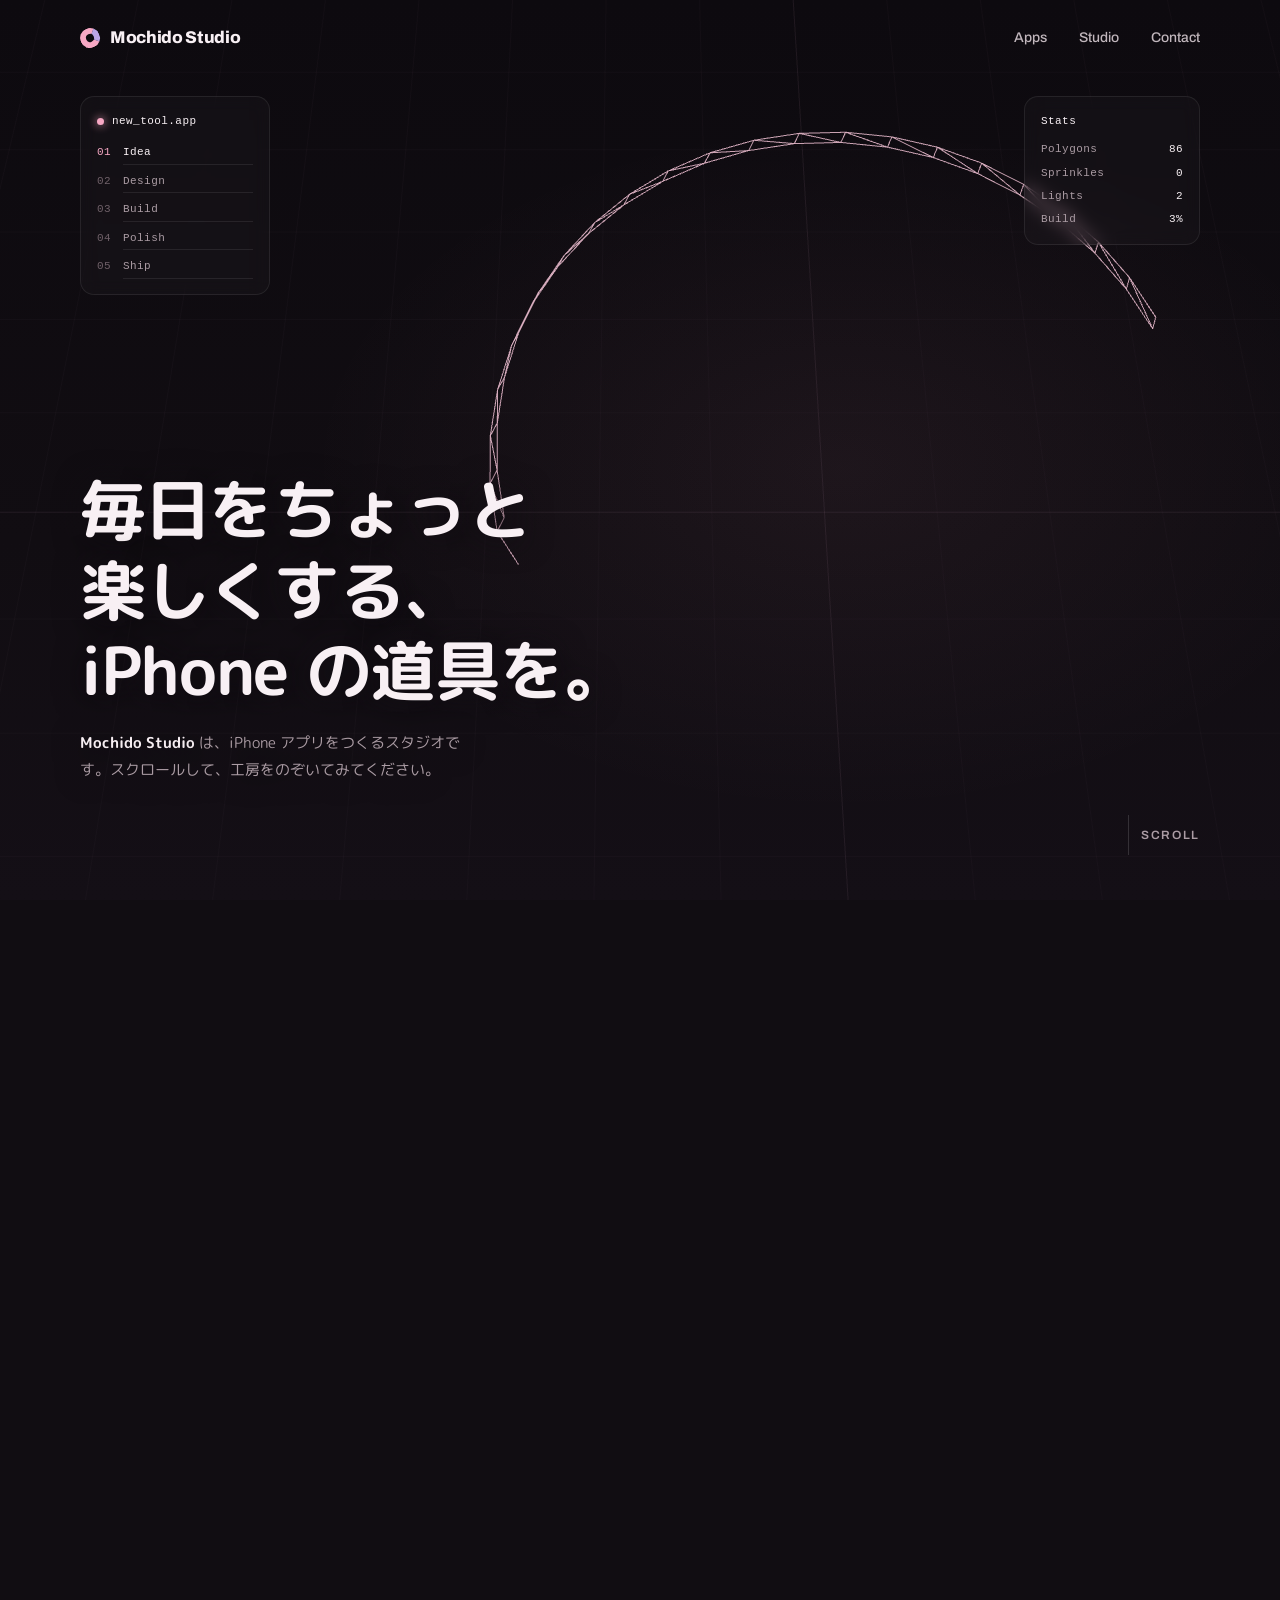
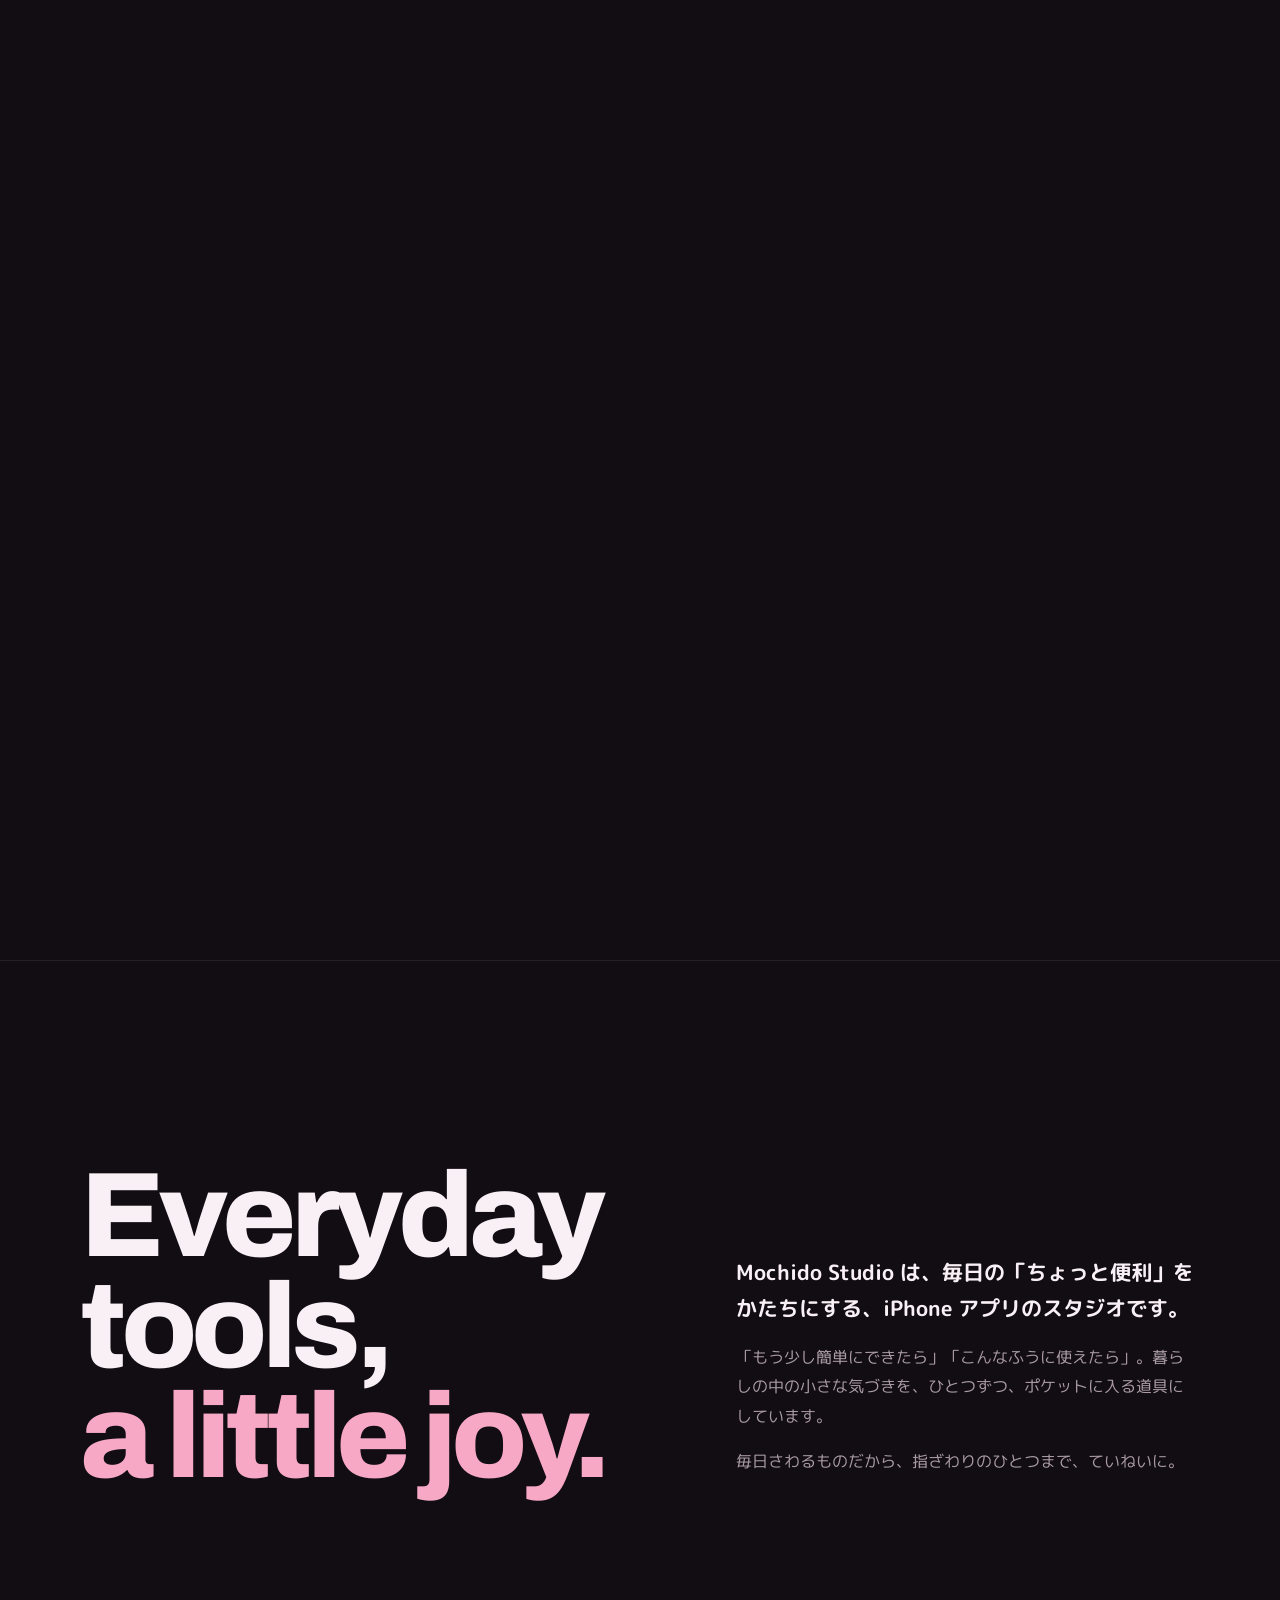
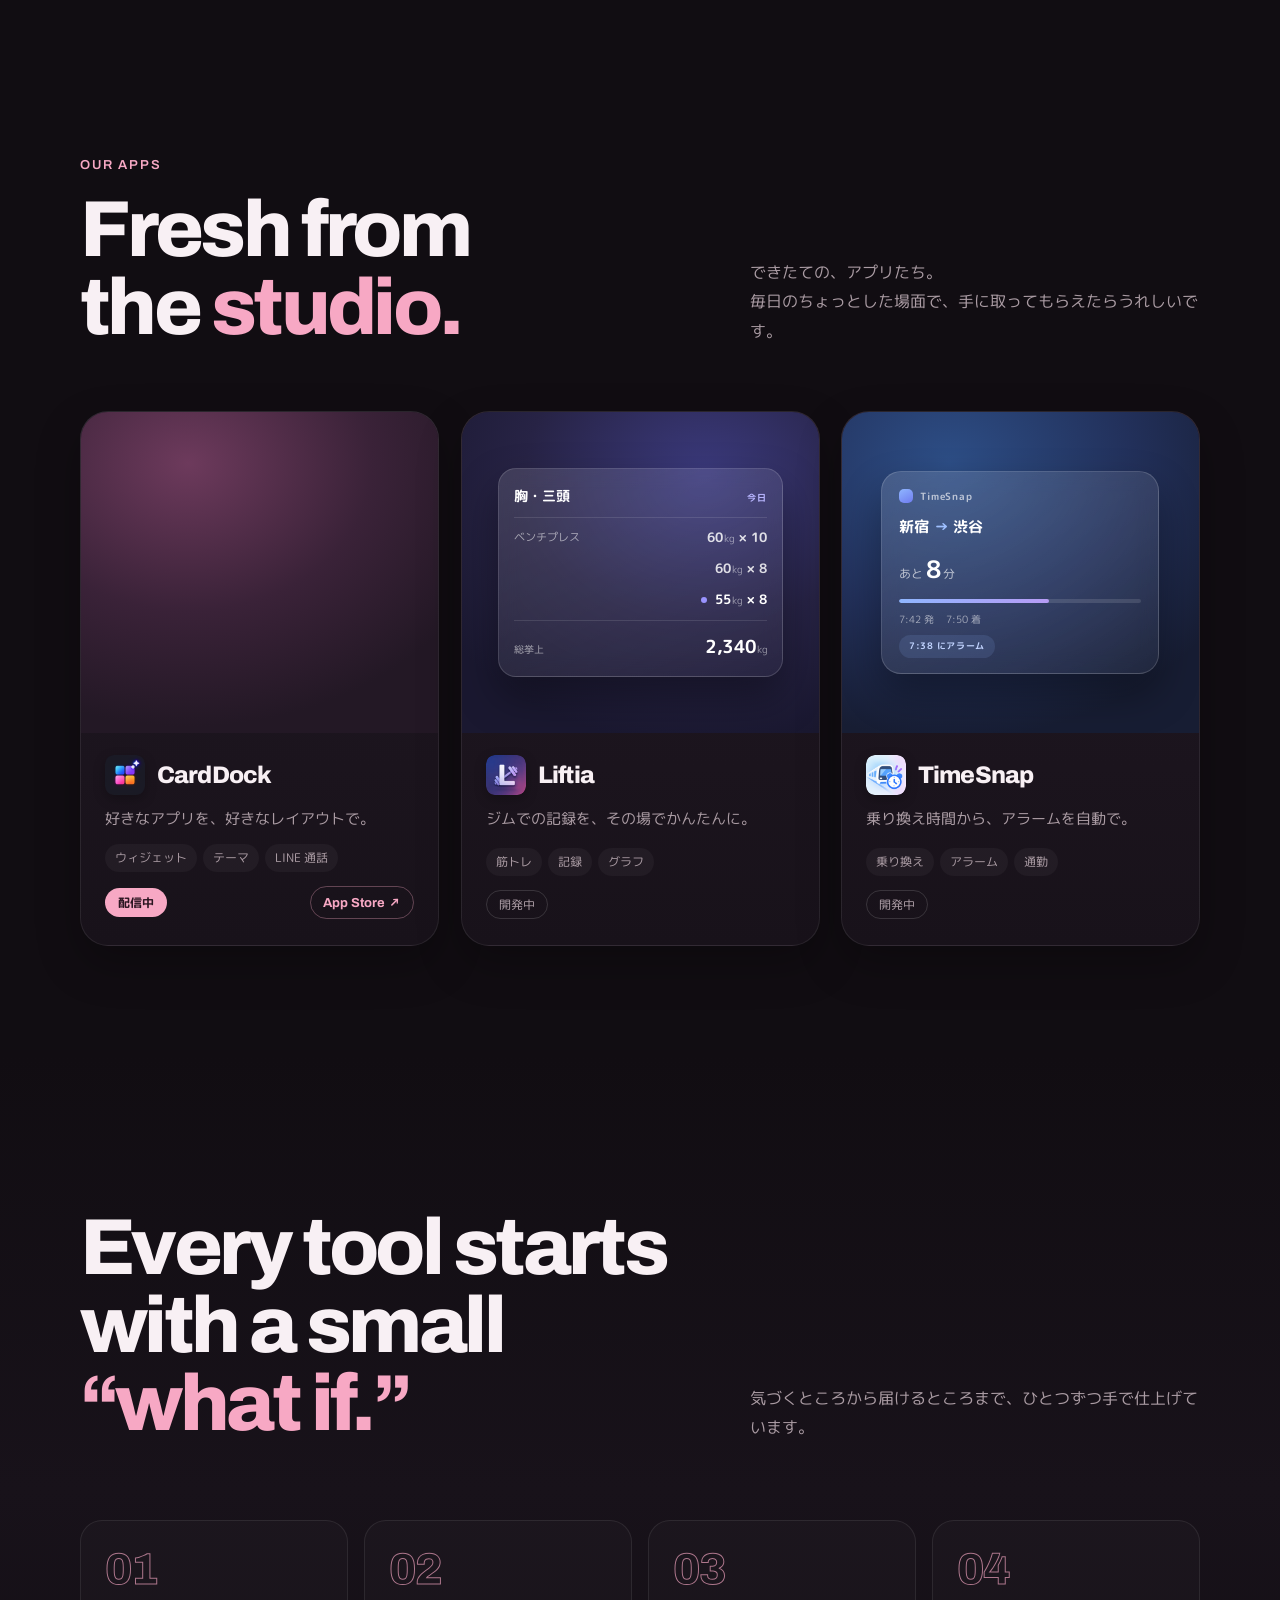
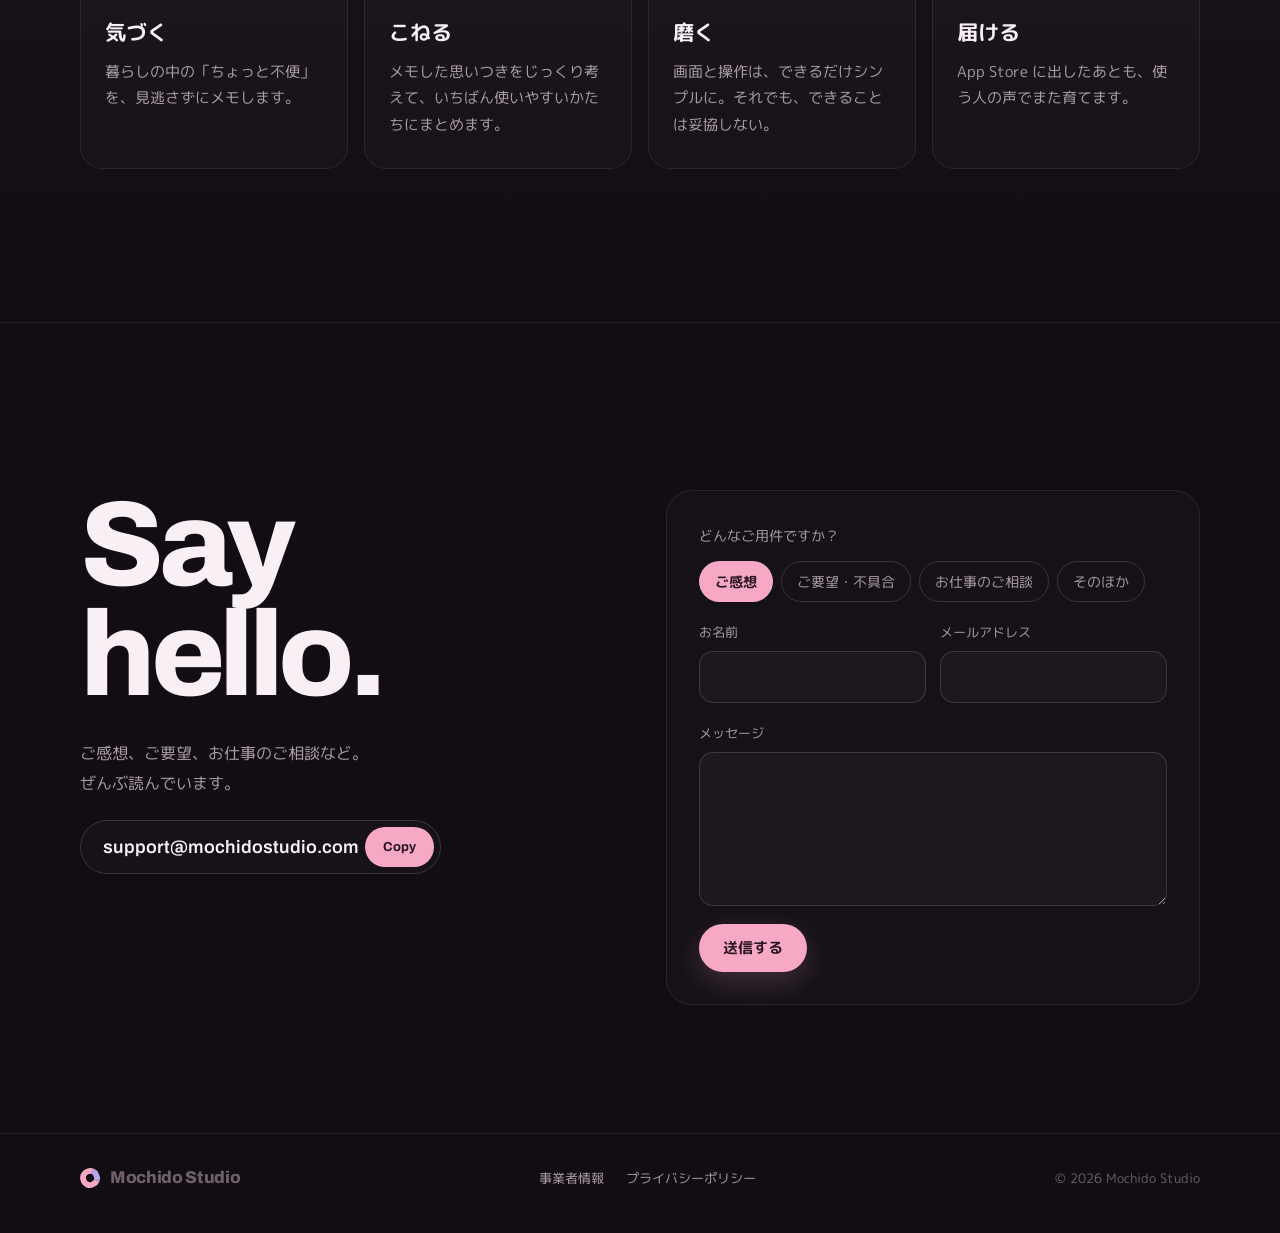
<file: index.html>
<!DOCTYPE html>
<html lang="ja">
<head>
<meta charset="utf-8">
<meta name="viewport" content="width=device-width, initial-scale=1, viewport-fit=cover">
<title>Mochido Studio — 毎日をちょっと楽しくする iPhone アプリ</title>
<meta name="description" content="Mochido Studio は、毎日をちょっと便利にする iPhone アプリをつくるスタジオです。">
<meta name="theme-color" content="#110d12">
<link rel="canonical" href="https://mochidostudio.com/">
<link rel="icon" href="/favicon.svg" type="image/svg+xml">
<link rel="icon" href="/favicon.ico" sizes="any">
<link rel="icon" href="/favicon-32.png" type="image/png" sizes="32x32">
<link rel="apple-touch-icon" href="/apple-touch-icon.png">
<meta property="og:type" content="website">
<meta property="og:site_name" content="Mochido Studio">
<meta property="og:locale" content="ja_JP">
<meta property="og:url" content="https://mochidostudio.com/">
<meta property="og:title" content="Mochido Studio">
<meta property="og:description" content="Mochido Studio は、毎日をちょっと便利にする iPhone アプリをつくるスタジオです。">
<meta property="og:image" content="https://mochidostudio.com/assets/og-mochido.jpg">
<meta property="og:image:width" content="1200">
<meta property="og:image:height" content="630">
<meta property="og:image:alt" content="Mochido Studio — iPhone 向けアプリケーションの開発および販売">
<meta name="twitter:card" content="summary_large_image">
<link rel="preconnect" href="https://fonts.googleapis.com">
<link rel="preconnect" href="https://fonts.gstatic.com" crossorigin>
<link rel="stylesheet" href="https://fonts.googleapis.com/css2?family=Archivo:wght@500;600;700;800;900&display=swap">
<link rel="stylesheet" href="/assets/home.css">
<script type="importmap">{ "imports": { "three": "/assets/vendor/three.module.min.js" } }</script>
</head>
<body class="home">
<a class="skip-link" href="#main">本文へスキップ</a>

<header class="site-header" id="top">
  <a class="brand" href="/"><i aria-hidden="true"></i>Mochido Studio</a>
  <nav aria-label="メインナビゲーション">
    <a href="#apps">Apps</a>
    <a href="#studio">Studio</a>
    <a href="#hello">Contact</a>
  </nav>
</header>

<main id="main">

<!-- スクロールでドーナツが出来上がっていく工房 -->
<section class="lab" aria-label="Mochido Studio の工房">
  <div class="lab-stage">
    <div class="lab-glow" aria-hidden="true"></div>
    <canvas class="lab-canvas" aria-hidden="true"></canvas>
    <div class="lab-fallback" aria-hidden="true"><span></span></div>

    <div class="hud hud-steps" aria-hidden="true">
      <p class="hud-file"><i></i>new_tool.app</p>
      <ol>
        <li><b>01</b><span>Idea</span><em></em></li>
        <li><b>02</b><span>Design</span><em></em></li>
        <li><b>03</b><span>Build</span><em></em></li>
        <li><b>04</b><span>Polish</span><em></em></li>
        <li><b>05</b><span>Ship</span><em></em></li>
      </ol>
    </div>

    <div class="hud hud-stats" aria-hidden="true">
      <p class="hud-title">Stats</p>
      <dl>
        <div><dt>Polygons</dt><dd data-stat="poly">0</dd></div>
        <div><dt>Sprinkles</dt><dd data-stat="spr">0</dd></div>
        <div><dt>Lights</dt><dd data-stat="lights">1</dd></div>
        <div><dt>Build</dt><dd data-stat="build">0%</dd></div>
      </dl>
    </div>
    <p class="lab-cue" aria-hidden="true"><i></i>Scroll</p>

    <div class="captions">
      <div class="cap cap-first is-on">
        <h1><span class="nb">毎日をちょっと</span><span class="nb">楽しくする、</span><span class="nb">iPhone の道具を。</span></h1>
        <p><strong>Mochido Studio</strong> は、iPhone アプリをつくるスタジオです。スクロールして、工房をのぞいてみてください。</p>
      </div>
      <p class="cap"><span class="nb">ぜんぶ、</span><br><span class="nb">小さな思いつきから。</span></p>
      <p class="cap">かたちにして、</p>
      <p class="cap">色をのせて、</p>
      <p class="cap">さわって、<br>磨いて、</p>
      <div class="cap cap-last">
        <p>iPhone の、<br>毎日の道具に。</p>
        <div class="cap-actions">
          <a class="btn btn-primary" href="#apps">つくっているもの</a>
          <a class="btn btn-ghost" href="#studio">スタジオについて</a>
        </div>
      </div>
    </div>
  </div>
</section>

<section class="statement" id="studio" aria-labelledby="statement-title">
  <div class="wrap statement-grid">
    <h2 class="display" id="statement-title">Everyday tools,<br><em>a little joy.</em></h2>
    <div class="statement-copy">
      <p class="lede">Mochido Studio は、毎日の「ちょっと便利」をかたちにする、iPhone アプリのスタジオです。</p>
      <p>「もう少し簡単にできたら」「こんなふうに使えたら」。暮らしの中の小さな気づきを、ひとつずつ、ポケットに入る道具にしています。</p>
      <p>毎日さわるものだから、指ざわりのひとつまで、ていねいに。</p>
    </div>
  </div>
</section>

<section class="bench" id="apps" aria-labelledby="bench-title">
  <div class="wrap">
    <div class="apps-head">
      <div>
        <p class="kicker">Our apps</p>
        <h2 class="display display-sm" id="bench-title">Fresh from<br>the <em>studio.</em></h2>
      </div>
      <p class="apps-lede">できたての、アプリたち。<br>毎日のちょっとした場面で、手に取ってもらえたらうれしいです。</p>
    </div>
  </div>
  <div class="app-rail">
    <article class="app-card reveal is-carddock" style="--i:0">
      <span class="app-shine" aria-hidden="true"></span>
      <div class="app-art" aria-hidden="true"><div class="art-in">
        <img class="art-shot" src="/assets/carddock-widget.webp" width="720" height="756" alt="" loading="lazy" decoding="async">
      </div></div>
      <div class="app-meta">
        <h3 class="app-id"><img src="/assets/icons/carddock.png" width="40" height="40" alt="" class="app-mark" loading="lazy"><a href="/carddock/">CardDock</a></h3>
        <p>好きなアプリを、好きなレイアウトで。</p>
        <ul class="app-tags"><li>ウィジェット</li><li>テーマ</li><li>LINE 通話</li></ul>
        <div class="app-foot"><span class="app-status st-live">配信中</span><a class="app-store" href="https://apps.apple.com/app/id6811987779" target="_blank" rel="noopener">App Store ↗</a></div>
      </div>
      <span class="app-peek" aria-hidden="true">詳しく見る →</span>
    </article>
    <article class="app-card reveal is-liftia" style="--i:1">
      <span class="app-shine" aria-hidden="true"></span>
      <div class="app-art" aria-hidden="true"><div class="art-in">
        <div class="mock mock-log">
          <span class="lg-head"><b>胸・三頭</b><em>今日</em></span>
          <span class="lg-row"><i>ベンチプレス</i><b>60<small>kg</small> × 10</b></span>
          <span class="lg-row"><i>　</i><b>60<small>kg</small> × 8</b></span>
          <span class="lg-row is-now"><i>　</i><b>55<small>kg</small> × 8</b></span>
          <span class="lg-foot"><em>総挙上</em><b><span data-count="2340">2,340</span><small>kg</small></b></span>
        </div>
      </div></div>
      <div class="app-meta">
        <h3 class="app-id"><img src="/assets/icons/liftia.png" width="40" height="40" alt="" class="app-mark" loading="lazy">Liftia</h3>
        <p>ジムでの記録を、その場でかんたんに。</p>
        <ul class="app-tags"><li>筋トレ</li><li>記録</li><li>グラフ</li></ul>
        <div class="app-foot"><span class="app-status">開発中</span></div>
      </div>
    </article>
    <article class="app-card reveal is-timesnap" style="--i:2">
      <span class="app-shine" aria-hidden="true"></span>
      <div class="app-art" aria-hidden="true"><div class="art-in">
        <div class="mock mock-transit">
          <span class="sn-top"><i></i>TimeSnap</span>
          <span class="sn-route">新宿<em>→</em>渋谷</span>
          <span class="sn-eta">あと<strong data-countdown>8</strong>分</span>
          <span class="sn-bar"><i></i></span>
          <span class="sn-foot"><em>7:42 発</em><em>7:50 着</em></span>
          <span class="sn-alarm">7:38 にアラーム</span>
        </div>
      </div></div>
      <div class="app-meta">
        <h3 class="app-id"><img src="/assets/icons/timesnap.png" width="40" height="40" alt="" class="app-mark" loading="lazy">TimeSnap</h3>
        <p>乗り換え時間から、アラームを自動で。</p>
        <ul class="app-tags"><li>乗り換え</li><li>アラーム</li><li>通勤</li></ul>
        <div class="app-foot"><span class="app-status">開発中</span></div>
      </div>
    </article>
  </div>
</section>

<section class="process" aria-labelledby="process-title">
  <div class="wrap">
    <div class="process-head">
      <h2 class="display display-sm" id="process-title">Every tool starts<br>with a small <em>“what if.”</em></h2>
      <p>気づくところから届けるところまで、ひとつずつ手で仕上げています。</p>
    </div>
    <ol class="steps">
      <li><b>01</b><h3>気づく</h3><p>暮らしの中の「ちょっと不便」を、見逃さずにメモします。</p></li>
      <li><b>02</b><h3>こねる</h3><p>メモした思いつきをじっくり考えて、いちばん使いやすいかたちにまとめます。</p></li>
      <li><b>03</b><h3>磨く</h3><p>画面と操作は、できるだけシンプルに。それでも、できることは妥協しない。</p></li>
      <li><b>04</b><h3>届ける</h3><p>App Store に出したあとも、使う人の声でまた育てます。</p></li>
    </ol>
  </div>
</section>

<section class="hello" id="hello" aria-labelledby="hello-title">
  <div class="wrap hello-grid">
    <div class="hello-copy">
      <h2 class="display" id="hello-title">Say hello.</h2>
      <p>ご感想、ご要望、お仕事のご相談など。<br>ぜんぶ読んでいます。</p>
      <div class="mail">
        <a href="mailto:support@mochidostudio.com">support@mochidostudio.com</a>
        <button type="button" class="copy" data-copy="support@mochidostudio.com">Copy</button>
      </div>
    </div>

    <form class="contact" id="contact-form" novalidate>
      <fieldset class="topics">
        <legend>どんなご用件ですか？</legend>
        <label><input type="radio" name="topic" value="ご感想" checked><span>ご感想</span></label>
        <label><input type="radio" name="topic" value="ご要望・不具合"><span>ご要望・不具合</span></label>
        <label><input type="radio" name="topic" value="お仕事のご相談"><span>お仕事のご相談</span></label>
        <label><input type="radio" name="topic" value="そのほか"><span>そのほか</span></label>
      </fieldset>
      <div class="field-row">
        <label class="field"><span>お名前</span><input id="cf-name" name="name" type="text" autocomplete="name" required></label>
        <label class="field"><span>メールアドレス</span><input id="cf-email" name="email" type="email" autocomplete="email" inputmode="email" required></label>
      </div>
      <label class="field"><span>メッセージ</span><textarea id="cf-message" name="message" rows="5" required></textarea></label>
      <input class="hp" type="checkbox" name="botcheck" tabindex="-1" autocomplete="off" aria-hidden="true">
      <div class="contact-foot">
        <button class="btn btn-primary" type="submit">送信する</button>
        <p class="contact-status" role="status" aria-live="polite"></p>
      </div>
    </form>
  </div>
</section>

</main>

<footer class="site-footer">
  <div class="wrap footer-row">
    <a class="brand" href="/"><i aria-hidden="true"></i>Mochido Studio</a>
    <div class="footer-links"><a href="/business/">事業者情報</a><a href="/privacy.html">プライバシーポリシー</a></div>
    <p>&copy; 2026 Mochido Studio</p>
  </div>
</footer>

<script type="module" src="/assets/home.js"></script>
<script>
document.querySelectorAll('[data-copy]').forEach(function (b) {
  b.addEventListener('click', function () {
    var t = b.getAttribute('data-copy');
    (navigator.clipboard ? navigator.clipboard.writeText(t) : Promise.reject()).then(function () {
      b.textContent = 'Copied'; setTimeout(function () { b.textContent = 'Copy'; }, 1600);
    }, function () {});
  });
});
(function () {
  var h = document.querySelector('.site-header');
  var on = function () { h.classList.toggle('is-scrolled', window.scrollY > 24); };
  window.addEventListener('scroll', on, { passive: true }); on();
})();
(function () {
  /* お問い合わせ: Web3Forms に送る（キーは公開してよいもの）。キーを外すと、メールアプリを開いて同じ内容を書き込む */
  var ACCESS_KEY = '9693dacd-8fd6-46f7-bf6a-e9b163b0a30d';
  var form = document.getElementById('contact-form');
  if (!form) return;
  var status = form.querySelector('.contact-status');
  var button = form.querySelector('button[type="submit"]');
  var say = function (text, kind) { status.textContent = text; status.dataset.kind = kind || ''; };
  form.addEventListener('submit', function (e) {
    e.preventDefault();
    var d = new FormData(form);
    var name = (d.get('name') || '').trim(), email = (d.get('email') || '').trim(), message = (d.get('message') || '').trim();
    var topic = d.get('topic') || 'そのほか';
    if (!name || !message || !/^[^@\s]+@[^@\s]+\.[^@\s]+$/.test(email)) {
      say('お名前・メールアドレス・メッセージを入れてください。', 'error');
      return;
    }
    if (d.get('botcheck')) return;
    var subject = '【' + topic + '】' + name + ' さんからのお問い合わせ';
    if (!ACCESS_KEY) {
      location.href = 'mailto:support@mochidostudio.com?subject=' + encodeURIComponent(subject) +
        '&body=' + encodeURIComponent(message + '\n\n' + name + '\n' + email);
      say('メールアプリで送信してください。', '');
      return;
    }
    button.disabled = true;
    say('送信しています…', '');
    fetch('https://api.web3forms.com/submit', {
      method: 'POST',
      headers: { 'Content-Type': 'application/json', Accept: 'application/json' },
      body: JSON.stringify({ access_key: ACCESS_KEY, subject: subject, from_name: 'Mochido Studio サイト', name: name, email: email, topic: topic, message: message, botcheck: '' })
    }).then(function (r) { return r.json(); }).then(function (res) {
      if (!res.success) throw new Error(res.message);
      form.reset();
      say('送信しました。ありがとうございます！', 'ok');
    }).catch(function () {
      say('送信できませんでした。少し時間をおくか、上のメールアドレスに直接お送りください。', 'error');
    }).then(function () { button.disabled = false; });
  });
})();
(function () {
  /* アプリのカード: 画面に入ったら順に浮かび上がる・マウスで少し傾いて光が動く */
  var cards = [].slice.call(document.querySelectorAll('.app-card'));
  var calm = matchMedia('(prefers-reduced-motion: reduce)').matches;
  if (!cards.length) return;
  if (calm || !('IntersectionObserver' in window)) { cards.forEach(function (c) { c.classList.add('is-in'); }); }
  else {
    document.documentElement.classList.add('reveal-ready');
    var io = new IntersectionObserver(function (es) {
      es.forEach(function (e) {
        if (!e.isIntersecting) return;
        e.target.classList.add('is-in');
        io.unobserve(e.target);
        var n = e.target.querySelector('[data-count]');
        if (n) countUp(n, +n.dataset.count);
      });
    }, { threshold: 0.2 });
    cards.forEach(function (c) { io.observe(c); });
  }
  function countUp(el, to) {
    var t0 = performance.now();
    (function step(now) {
      var k = Math.min(1, (now - t0) / 1400), e = 1 - Math.pow(1 - k, 3);
      el.textContent = Math.round(to * e).toLocaleString('en-US');
      if (k < 1) requestAnimationFrame(step);
    })(t0);
  }
  if (!calm && matchMedia('(hover: hover) and (pointer: fine)').matches) {
    cards.forEach(function (c) {
      c.addEventListener('pointermove', function (e) {
        var r = c.getBoundingClientRect(), x = (e.clientX - r.left) / r.width, y = (e.clientY - r.top) / r.height;
        c.style.setProperty('--mx', (x * 100).toFixed(1) + '%');
        c.style.setProperty('--my', (y * 100).toFixed(1) + '%');
        c.style.setProperty('--ry', ((x - .5) * 7).toFixed(2) + 'deg');
        c.style.setProperty('--rx', ((.5 - y) * 6).toFixed(2) + 'deg');
      });
      c.addEventListener('pointerleave', function () { ['--rx', '--ry'].forEach(function (k) { c.style.removeProperty(k); }); });
    });
  }
  /* TimeSnap の「あと ◯ 分」がゆっくり減って、また戻る */
  var cd = document.querySelector('[data-countdown]');
  if (cd && !calm) { var m = 8; setInterval(function () { m = m <= 3 ? 8 : m - 1; cd.textContent = m; }, 2600); }
})();
</script>
</body>
</html>
</file>
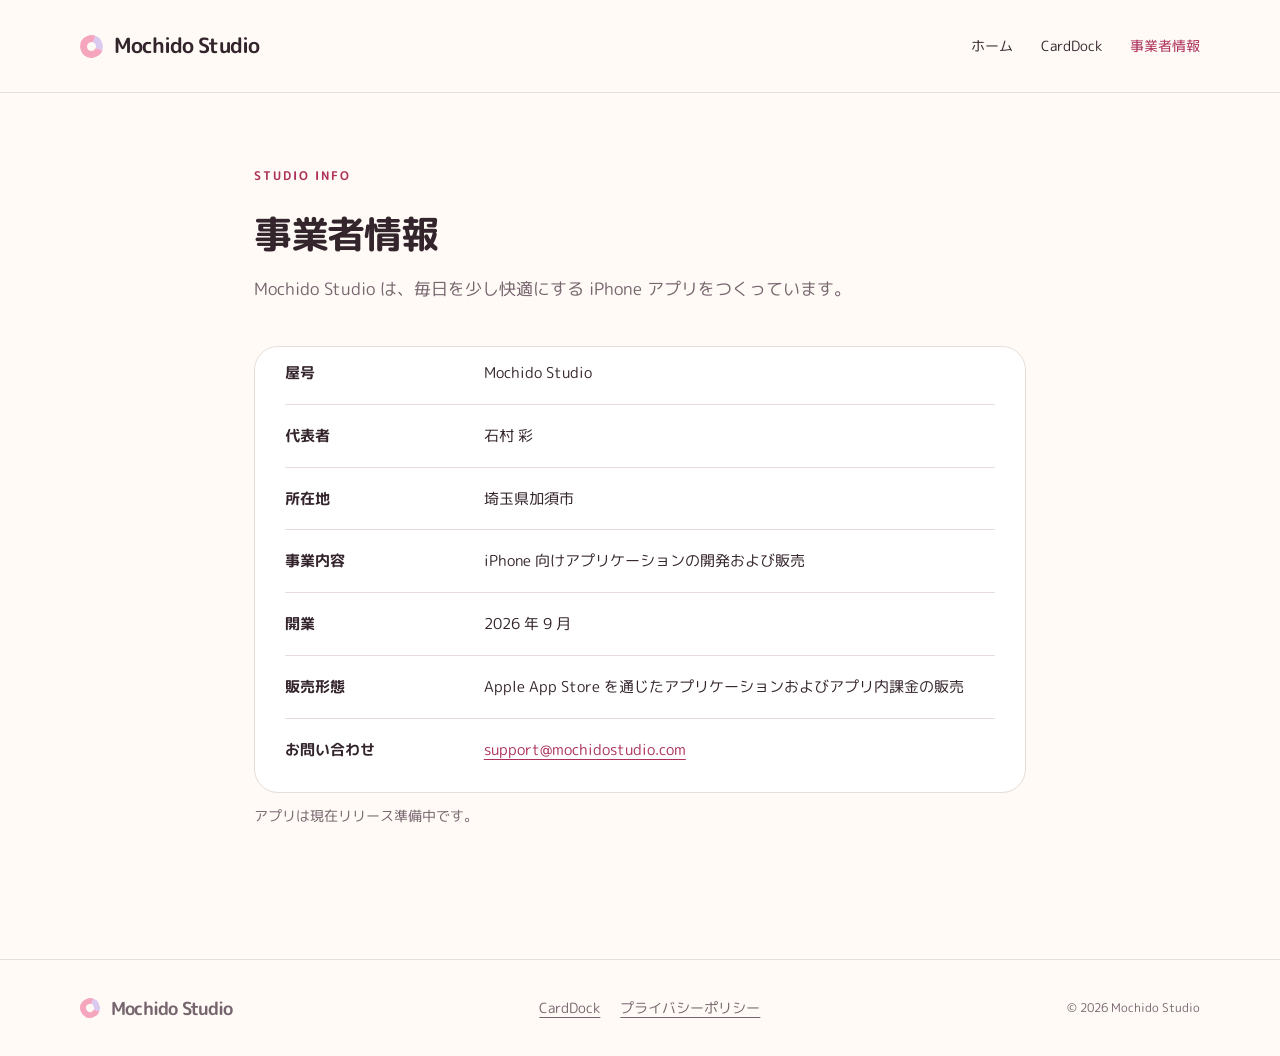
<file: business/index.html>
<!DOCTYPE html>
<html lang="ja">
<head>
<meta charset="utf-8">
<meta name="viewport" content="width=device-width, initial-scale=1">
<meta name="color-scheme" content="light dark">
<title>事業者情報 | Mochido Studio</title>
<meta name="description" content="Mochido Studio の屋号、代表者、事業内容、販売形態をご案内します。">
<link rel="stylesheet" href="/assets/site.css">
<link rel="canonical" href="https://mochidostudio.com/business/">
<link rel="icon" href="/favicon.svg" type="image/svg+xml">
<link rel="icon" href="/favicon.ico" sizes="any">
<link rel="icon" href="/favicon-32.png" type="image/png" sizes="32x32">
<link rel="apple-touch-icon" href="/apple-touch-icon.png">
<meta name="theme-color" content="#1c1b26">
</head>
<body class="business-page">
<a class="skip-link" href="#main">本文へスキップ</a>
<header class="site-header"><div class="wrap">
<a class="brand" href="/">Mochido Studio</a>
<nav aria-label="メインナビゲーション"><a href="/">ホーム</a><a href="/carddock/">CardDock</a><a href="/business/" aria-current="page">事業者情報</a></nav>
</div></header>

<main id="main"><div class="wrap">
<p class="eyebrow">STUDIO INFO</p>
<h1>事業者情報</h1>
<p class="lead">Mochido Studio は、毎日を少し快適にする iPhone アプリをつくっています。</p>
<table>
<tr><th>屋号</th><td>Mochido Studio</td></tr>
<tr><th>代表者</th><td>石村 彩</td></tr>
<tr><th>所在地</th><td>埼玉県加須市</td></tr>
<tr><th>事業内容</th><td>iPhone 向けアプリケーションの開発および販売</td></tr>
<tr><th>開業</th><td>2026 年 9 月</td></tr>
<tr><th>販売形態</th><td>Apple App Store を通じたアプリケーションおよびアプリ内課金の販売</td></tr>
<tr><th>お問い合わせ</th><td><a href="mailto:support@mochidostudio.com">support@mochidostudio.com</a></td></tr>
</table>
<p class="note">アプリは現在リリース準備中です。</p>
</div></main>

<footer class="site-footer"><div class="wrap">
<a class="brand" href="/">Mochido Studio</a>
<div class="footer-links"><a href="/carddock/">CardDock</a><a href="/privacy.html">プライバシーポリシー</a></div>
<p class="copyright">&copy; 2026 Mochido Studio</p>
</div></footer>
</body>
</html>
</file>
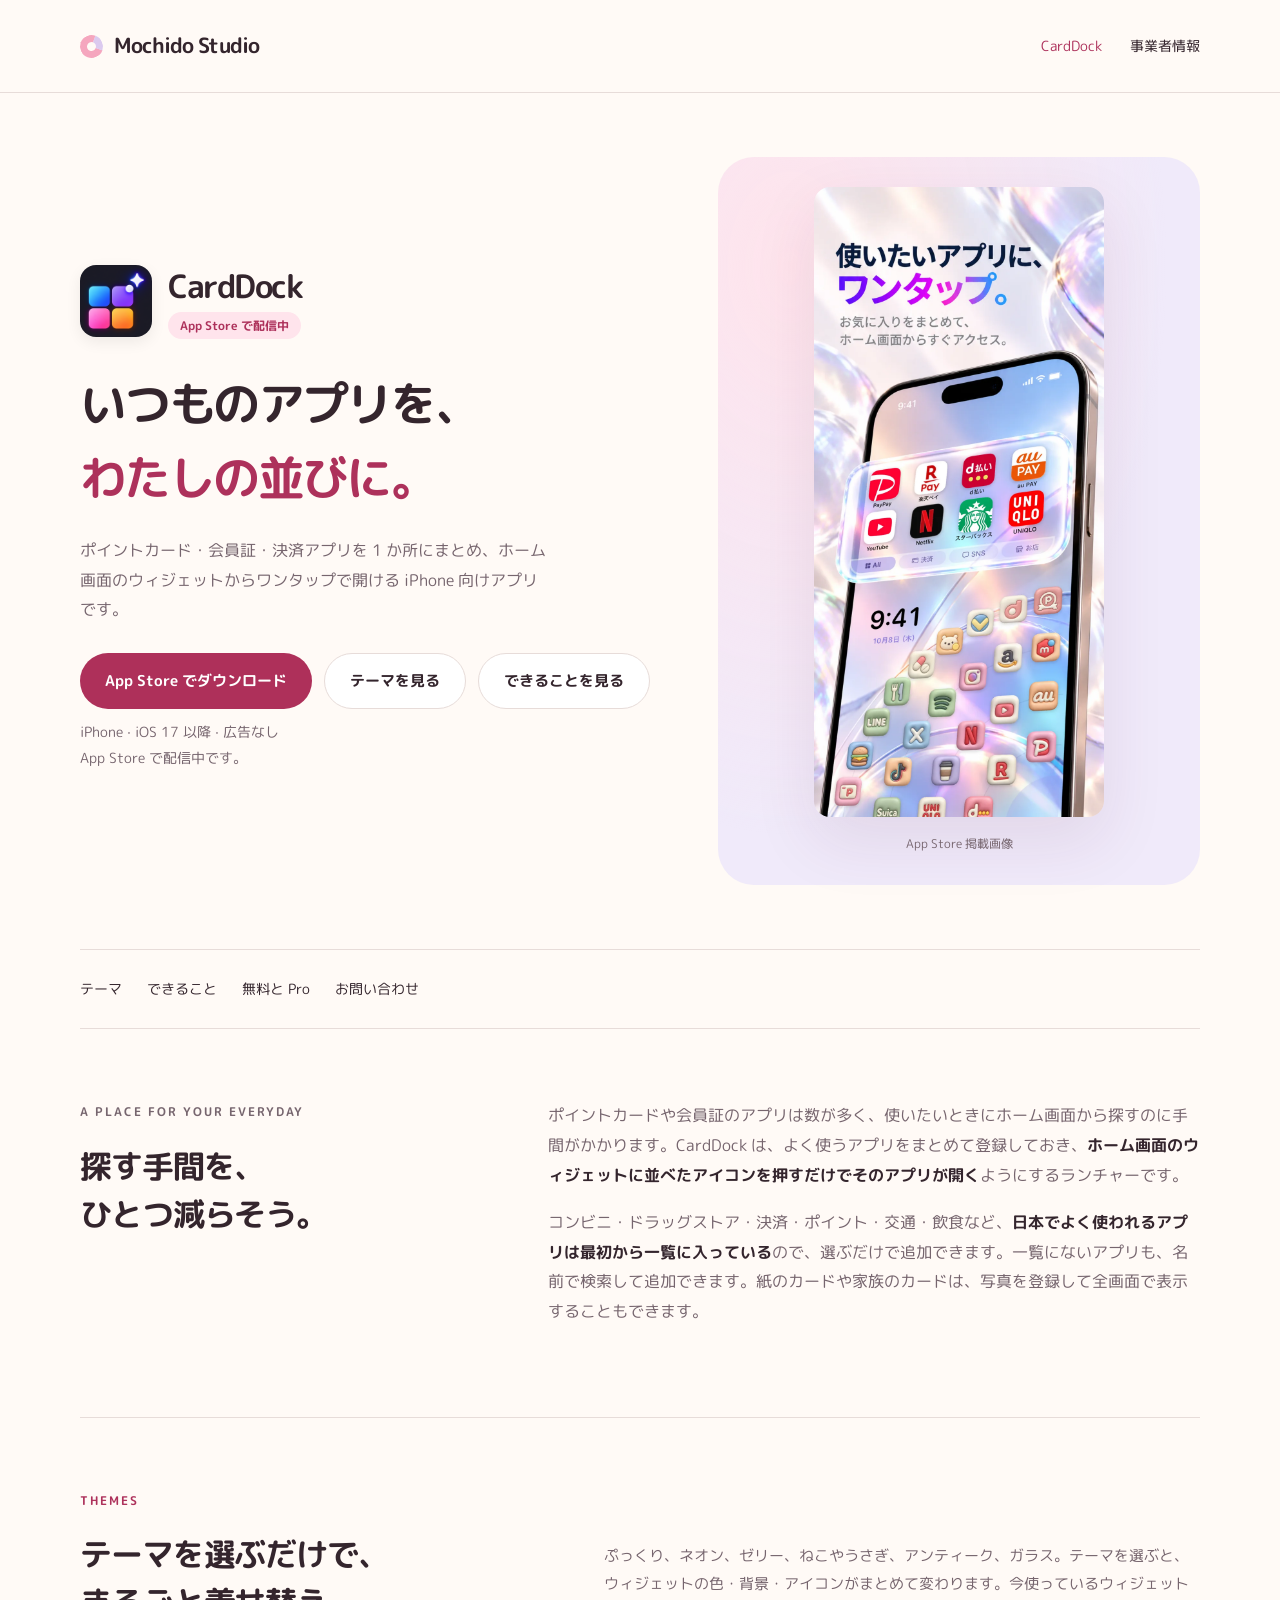
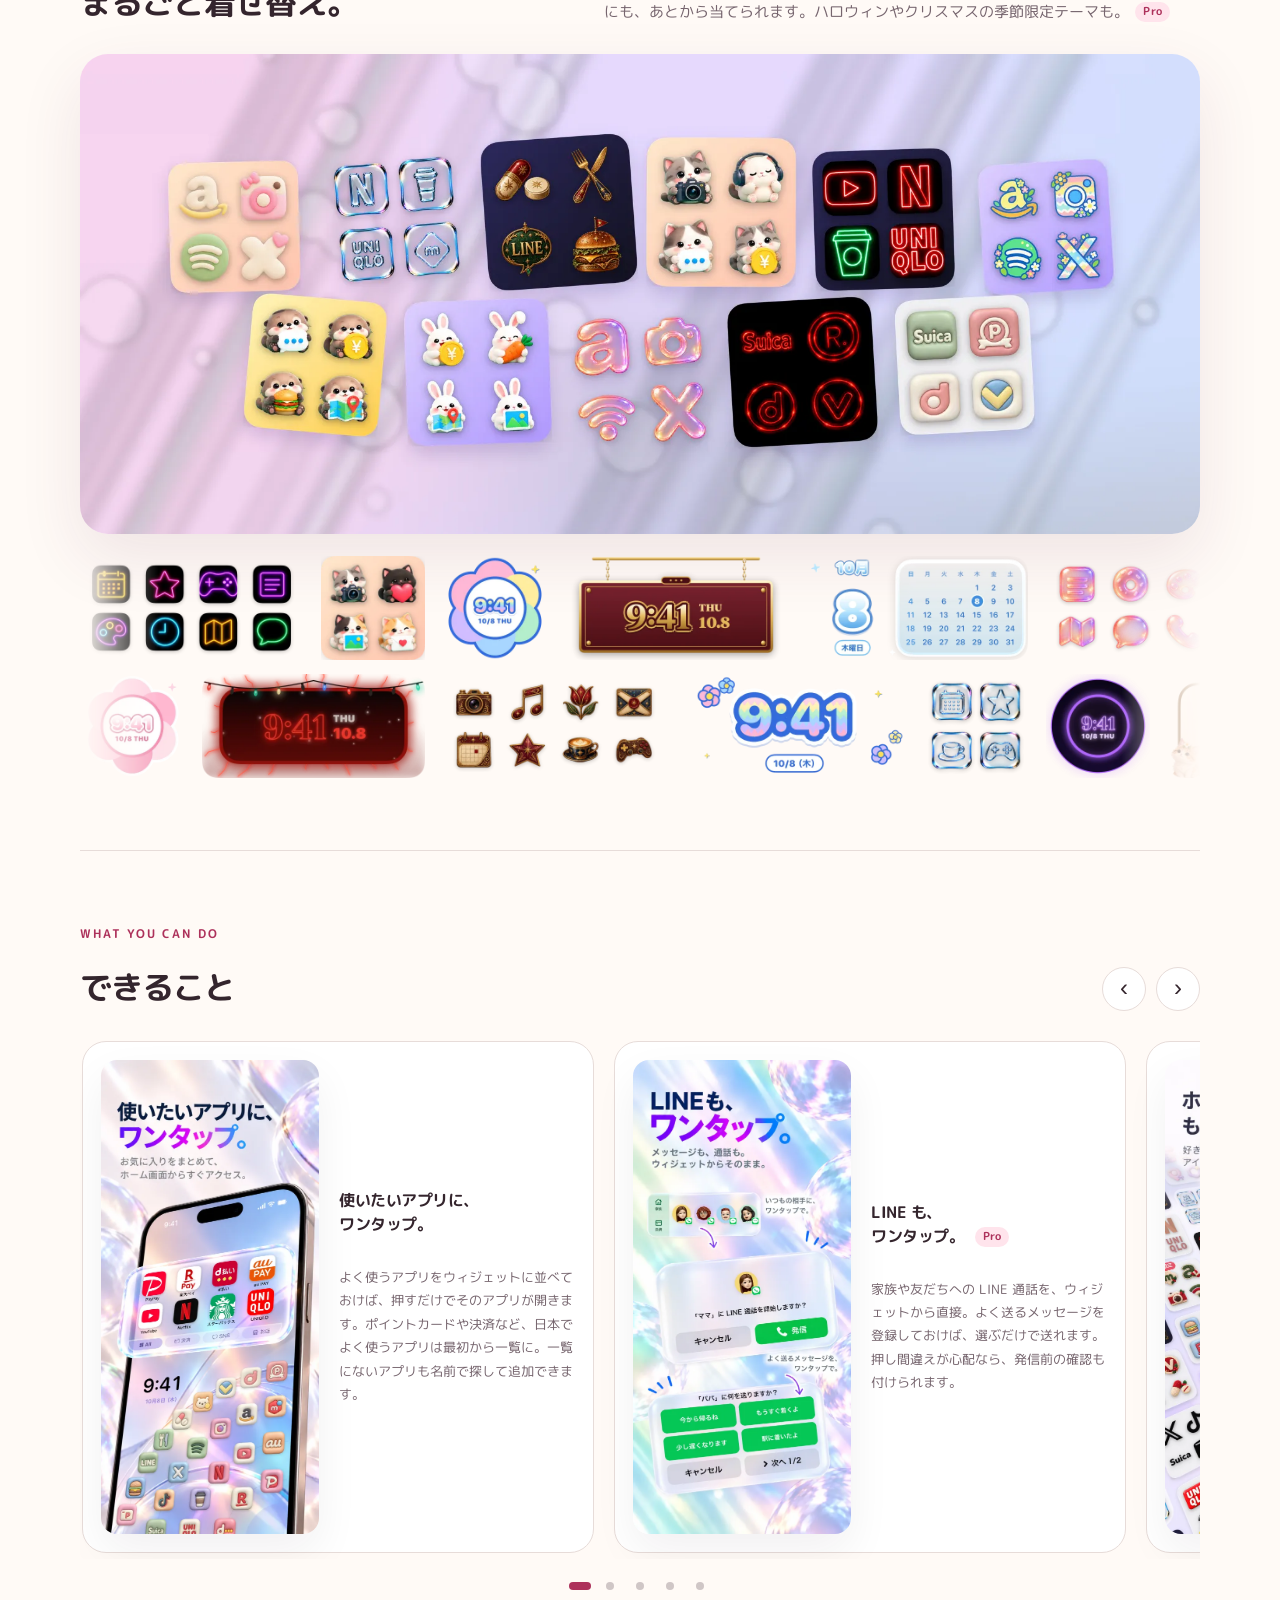
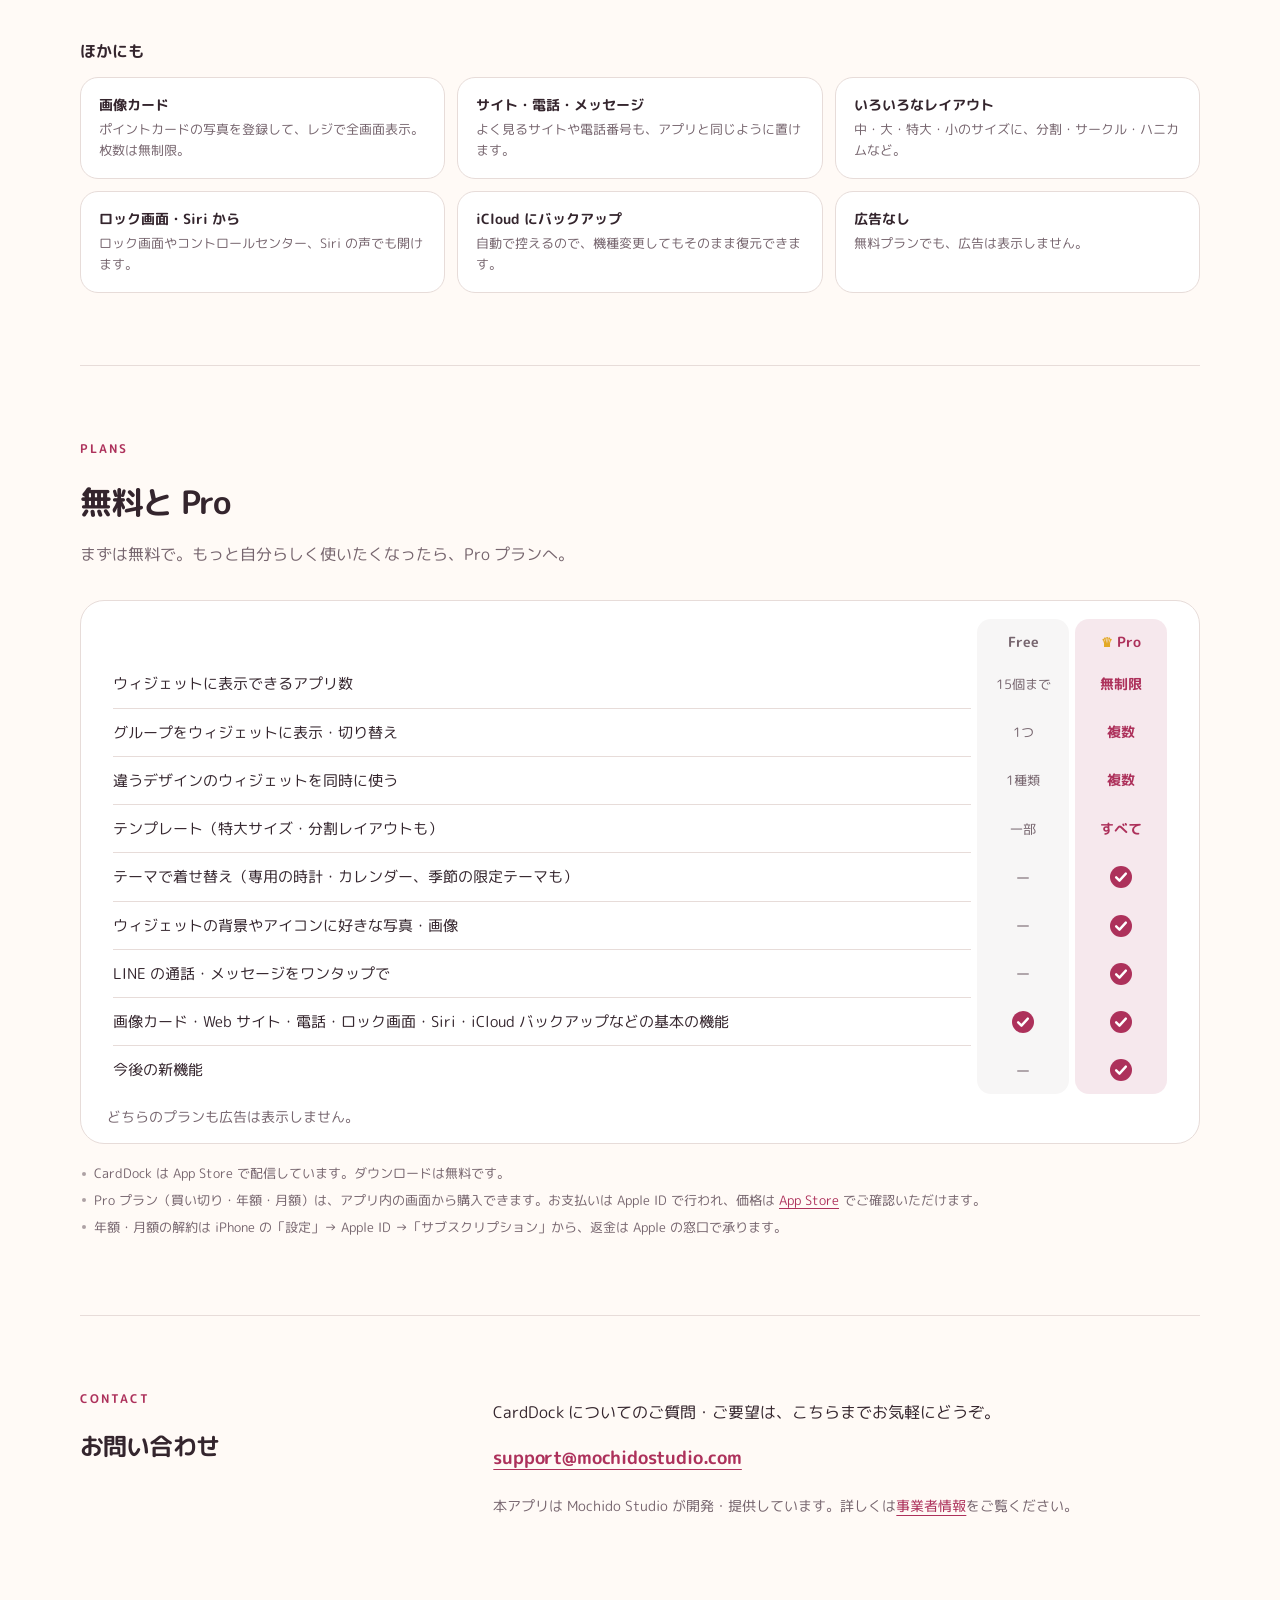
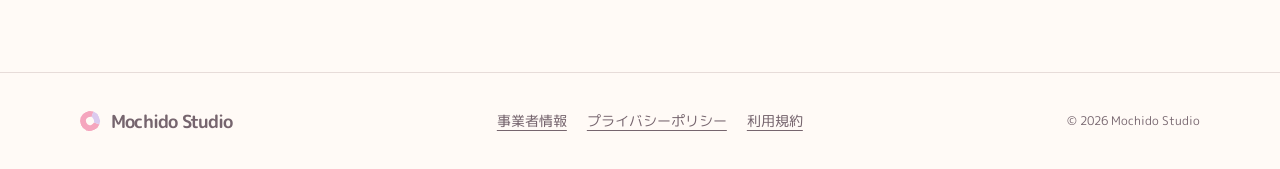
<file: carddock/index.html>
<!DOCTYPE html>
<html lang="ja">
<head>
<meta charset="utf-8">
<meta name="viewport" content="width=device-width, initial-scale=1">
<meta name="color-scheme" content="light dark">
<title>CardDock — ポイントカードアプリを、ホーム画面からワンタップで | Mochido Studio</title>
<meta name="description" content="CardDock は、ポイントカード・会員証・決済アプリを 1 か所にまとめ、ホーム画面のウィジェットからワンタップで開ける iPhone 向けランチャーアプリです。">
<link rel="stylesheet" href="/assets/site.css">
<link rel="canonical" href="https://mochidostudio.com/carddock/">
<link rel="icon" href="/favicon.svg" type="image/svg+xml">
<link rel="icon" href="/favicon.ico" sizes="any">
<link rel="icon" href="/favicon-32.png" type="image/png" sizes="32x32">
<link rel="apple-touch-icon" href="/apple-touch-icon.png">
<meta name="theme-color" content="#1c1b26">
<meta property="og:type" content="website">
<meta property="og:site_name" content="Mochido Studio">
<meta property="og:locale" content="ja_JP">
<meta property="og:url" content="https://mochidostudio.com/carddock/">
<meta property="og:title" content="CardDock — ポイントカードアプリを、ホーム画面からワンタップで">
<meta property="og:description" content="ポイントカード・会員証・決済アプリを 1 か所にまとめ、ホーム画面のウィジェットからワンタップで開ける iPhone 向けアプリ。広告なし。">
<meta property="og:image" content="https://mochidostudio.com/assets/og-carddock.jpg">
<meta property="og:image:width" content="1200">
<meta property="og:image:height" content="630">
<meta property="og:image:alt" content="CardDock — ポイントカード・会員証・決済アプリを 1 か所に">
<meta name="twitter:card" content="summary_large_image">
</head>
<body class="product-page">
<a class="skip-link" href="#main">本文へスキップ</a>
<header class="site-header"><div class="wrap">
<a class="brand" href="/">Mochido Studio</a>
<nav aria-label="メインナビゲーション"><a href="/carddock/" aria-current="page">CardDock</a><a href="/business/">事業者情報</a></nav>
</div></header>

<main id="main"><div class="wrap">
<section class="product-hero" aria-labelledby="product-title">
<div>
<div class="app-identity"><img src="/assets/carddock-icon.png" width="72" height="72" alt="" class="app-icon"><div><h1 id="product-title">CardDock</h1><span class="badge">App Store で配信中</span></div></div>
<p class="product-title">いつものアプリを、<br><span>わたしの並びに。</span></p>
<p class="lead">ポイントカード・会員証・決済アプリを 1 か所にまとめ、ホーム画面のウィジェットからワンタップで開ける iPhone 向けアプリです。</p>
<div class="product-actions"><a class="button" href="https://apps.apple.com/app/id6811987779">App Store でダウンロード</a><a class="button button-secondary" href="#themes">テーマを見る</a><a class="button button-secondary" href="#features">できることを見る</a></div>
<p class="note">iPhone · iOS 17 以降 · 広告なし<br>App Store で配信中です。</p>
</div>
<figure class="product-visual"><img src="/assets/carddock-store-01.webp" width="900" height="1956" alt="CardDock の App Store 掲載画像。使いたいアプリに、ホーム画面のウィジェットからワンタップでアクセスできることを紹介しています。" fetchpriority="high"><figcaption>App Store 掲載画像</figcaption></figure>
</section>
<nav class="product-nav" aria-label="CardDock のページ内ナビゲーション"><a href="#themes">テーマ</a><a href="#features">できること</a><a href="#plans">無料と Pro</a><a href="#contact">お問い合わせ</a></nav>

<section class="section intro-grid" aria-labelledby="intro-title">
<div><p class="eyebrow">A PLACE FOR YOUR EVERYDAY</p><h2 id="intro-title">探す手間を、<br>ひとつ減らそう。</h2></div>
<div>
<p>ポイントカードや会員証のアプリは数が多く、使いたいときにホーム画面から探すのに手間がかかります。CardDock は、よく使うアプリをまとめて登録しておき、<strong>ホーム画面のウィジェットに並べたアイコンを押すだけでそのアプリが開く</strong>ようにするランチャーです。</p>
<p>コンビニ・ドラッグストア・決済・ポイント・交通・飲食など、<strong>日本でよく使われるアプリは最初から一覧に入っている</strong>ので、選ぶだけで追加できます。一覧にないアプリも、名前で検索して追加できます。紙のカードや家族のカードは、写真を登録して全画面で表示することもできます。</p>
</div></section>

<section class="section theme-section" id="themes" aria-labelledby="themes-title">
<div class="theme-head">
<div><p class="eyebrow">THEMES</p><h2 id="themes-title">テーマを選ぶだけで、<br>まるごと着せ替え。</h2></div>
<p>ぷっくり、ネオン、ゼリー、ねこやうさぎ、アンティーク、ガラス。テーマを選ぶと、ウィジェットの色・背景・アイコンがまとめて変わります。今使っているウィジェットにも、あとから当てられます。ハロウィンやクリスマスの季節限定テーマも。<span class="pro-tag">Pro</span></p>
</div>
<figure class="theme-kv"><img src="/assets/carddock/themes-header.webp" width="1800" height="772" alt="いろいろなテーマで着せ替えたアイコン。ぷっくりした 3D、ネオン、ねこ、うさぎ、ガラスなど" loading="lazy" decoding="async"></figure>
<div class="marquee " aria-hidden="true"><div class="marquee-track"><img src="/assets/carddock/t-neon_medium.webp" width="514" height="240" alt="" loading="lazy" decoding="async"><img src="/assets/carddock/t-cat_quick-0.webp" width="240" height="240" alt="" loading="lazy" decoding="async"><img src="/assets/carddock/t-flowerpop_art-badge.webp" width="240" height="240" alt="" loading="lazy" decoding="async"><img src="/assets/carddock/t-magicantique_art-board.webp" width="514" height="240" alt="" loading="lazy" decoding="async"><img src="/assets/carddock/t-water_art-calendar.webp" width="514" height="240" alt="" loading="lazy" decoding="async"><img src="/assets/carddock/t-jellypink_medium.webp" width="514" height="240" alt="" loading="lazy" decoding="async"><img src="/assets/carddock/t-nikoniko_art-sticker.webp" width="514" height="240" alt="" loading="lazy" decoding="async"><img src="/assets/carddock/t-upsidedown_art-badge.webp" width="240" height="240" alt="" loading="lazy" decoding="async"><img src="/assets/carddock/t-whitecat_quick-1.webp" width="240" height="240" alt="" loading="lazy" decoding="async"><img src="/assets/carddock/t-puffywhite_medium.webp" width="514" height="240" alt="" loading="lazy" decoding="async"><img src="/assets/carddock/t-neon_medium.webp" width="514" height="240" alt="" loading="lazy" decoding="async"><img src="/assets/carddock/t-cat_quick-0.webp" width="240" height="240" alt="" loading="lazy" decoding="async"><img src="/assets/carddock/t-flowerpop_art-badge.webp" width="240" height="240" alt="" loading="lazy" decoding="async"><img src="/assets/carddock/t-magicantique_art-board.webp" width="514" height="240" alt="" loading="lazy" decoding="async"><img src="/assets/carddock/t-water_art-calendar.webp" width="514" height="240" alt="" loading="lazy" decoding="async"><img src="/assets/carddock/t-jellypink_medium.webp" width="514" height="240" alt="" loading="lazy" decoding="async"><img src="/assets/carddock/t-nikoniko_art-sticker.webp" width="514" height="240" alt="" loading="lazy" decoding="async"><img src="/assets/carddock/t-upsidedown_art-badge.webp" width="240" height="240" alt="" loading="lazy" decoding="async"><img src="/assets/carddock/t-whitecat_quick-1.webp" width="240" height="240" alt="" loading="lazy" decoding="async"><img src="/assets/carddock/t-puffywhite_medium.webp" width="514" height="240" alt="" loading="lazy" decoding="async"></div></div>
<div class="marquee is-reverse" aria-hidden="true"><div class="marquee-track"><img src="/assets/carddock/t-puffypink_art-badge.webp" width="240" height="240" alt="" loading="lazy" decoding="async"><img src="/assets/carddock/t-upsidedown_art-board.webp" width="514" height="240" alt="" loading="lazy" decoding="async"><img src="/assets/carddock/t-magicantique_medium.webp" width="514" height="240" alt="" loading="lazy" decoding="async"><img src="/assets/carddock/t-flowerpop_art-sticker.webp" width="514" height="240" alt="" loading="lazy" decoding="async"><img src="/assets/carddock/t-water_quick-0.webp" width="240" height="240" alt="" loading="lazy" decoding="async"><img src="/assets/carddock/t-neon_art-badge.webp" width="240" height="240" alt="" loading="lazy" decoding="async"><img src="/assets/carddock/t-cat_art-board.webp" width="514" height="240" alt="" loading="lazy" decoding="async"><img src="/assets/carddock/t-nikoniko_quick-0.webp" width="240" height="240" alt="" loading="lazy" decoding="async"><img src="/assets/carddock/t-jellypink_art-calendar.webp" width="514" height="240" alt="" loading="lazy" decoding="async"><img src="/assets/carddock/t-puffypink_medium.webp" width="514" height="240" alt="" loading="lazy" decoding="async"><img src="/assets/carddock/t-puffypink_art-badge.webp" width="240" height="240" alt="" loading="lazy" decoding="async"><img src="/assets/carddock/t-upsidedown_art-board.webp" width="514" height="240" alt="" loading="lazy" decoding="async"><img src="/assets/carddock/t-magicantique_medium.webp" width="514" height="240" alt="" loading="lazy" decoding="async"><img src="/assets/carddock/t-flowerpop_art-sticker.webp" width="514" height="240" alt="" loading="lazy" decoding="async"><img src="/assets/carddock/t-water_quick-0.webp" width="240" height="240" alt="" loading="lazy" decoding="async"><img src="/assets/carddock/t-neon_art-badge.webp" width="240" height="240" alt="" loading="lazy" decoding="async"><img src="/assets/carddock/t-cat_art-board.webp" width="514" height="240" alt="" loading="lazy" decoding="async"><img src="/assets/carddock/t-nikoniko_quick-0.webp" width="240" height="240" alt="" loading="lazy" decoding="async"><img src="/assets/carddock/t-jellypink_art-calendar.webp" width="514" height="240" alt="" loading="lazy" decoding="async"><img src="/assets/carddock/t-puffypink_medium.webp" width="514" height="240" alt="" loading="lazy" decoding="async"></div></div>
</section>

<section class="section" id="features" aria-labelledby="features-title">
<div class="gallery-head"><div><p class="eyebrow">WHAT YOU CAN DO</p><h2 id="features-title">できること</h2></div>
<div class="gallery-nav"><button type="button" class="gallery-btn" data-dir="-1" aria-label="前へ">‹</button><button type="button" class="gallery-btn" data-dir="1" aria-label="次へ">›</button></div></div>
<ul class="gallery" role="list">
<li class="gallery-card"><img draggable="false" src="/assets/carddock/ss-01.webp" width="560" height="1217" alt="ホーム画面のウィジェットから、使いたいアプリにワンタップでアクセスする様子" loading="lazy" decoding="async">
<h3>使いたいアプリに、<br>ワンタップ。</h3><p>よく使うアプリをウィジェットに並べておけば、押すだけでそのアプリが開きます。ポイントカードや決済など、日本でよく使うアプリは最初から一覧に。一覧にないアプリも名前で探して追加できます。</p></li>
<li class="gallery-card"><img draggable="false" src="/assets/carddock/ss-02.webp" width="560" height="1217" alt="ウィジェットから LINE の通話を発信し、定型のメッセージを選んで送る様子" loading="lazy" decoding="async">
<h3>LINE も、<br>ワンタップ。 <span class="pro-tag">Pro</span></h3><p>家族や友だちへの LINE 通話を、ウィジェットから直接。よく送るメッセージを登録しておけば、選ぶだけで送れます。押し間違えが心配なら、発信前の確認も付けられます。</p></li>
<li class="gallery-card"><img draggable="false" src="/assets/carddock/ss-03.webp" width="560" height="1217" alt="いろいろなテーマで着せ替えたアイコンのウィジェットが並ぶ様子" loading="lazy" decoding="async">
<h3>ホーム画面を、<br>もっと自分らしく。 <span class="pro-tag">Pro</span></h3><p>テーマを選ぶだけで、ウィジェットとアイコンをまとめて着せ替え。アイコンはアプリに合った絵に自動で入れ替わり、気になる絵はアプリごとに選び直せます。</p></li>
<li class="gallery-card"><img draggable="false" src="/assets/carddock/ss-04.webp" width="560" height="1217" alt="テーマ専用のネオンの時計とカレンダーのウィジェット" loading="lazy" decoding="async">
<h3>テーマ専用の、<br>時計とカレンダー。 <span class="pro-tag">Pro</span></h3><p>そのテーマのためだけにデザインした時計・カレンダー・アプリの棚。置くだけで、ホーム画面の雰囲気ががらっと変わります。</p></li>
<li class="gallery-card"><img draggable="false" src="/assets/carddock/ss-05.webp" width="560" height="1217" alt="写真の背景を消して、ねこの画像をアイコンの代わりに置いたウィジェット" loading="lazy" decoding="async">
<h3>お気に入りの画像を、<br>アイコンに。 <span class="pro-tag">Pro</span></h3><p>好きな画像をアイコンの代わりに置いて、押すとアプリが開くように。写真の背景はタップで消せるので、ペットの写真もそのまま使えます。</p></li>
<li class="gallery-card"><img draggable="false" src="/assets/carddock/ss-06.webp" width="560" height="1217" alt="SNS・決済・ポイントなどのグループで整理したウィジェット" loading="lazy" decoding="async">
<h3>グループで、<br>探しやすく。</h3><p>決済・ポイント・SNS のようにグループで整理。Pro ならウィジェットの中でグループを切り替えて、たくさんのアプリを 1 つのウィジェットに収められます。</p></li>
</ul>
<div class="gallery-dots" role="tablist" aria-label="できることのページ"></div>
<h3 class="more-title">ほかにも</h3>
<ul class="more-grid" role="list">
<li><h3>画像カード</h3><p>ポイントカードの写真を登録して、レジで全画面表示。枚数は無制限。</p></li>
<li><h3>サイト・電話・メッセージ</h3><p>よく見るサイトや電話番号も、アプリと同じように置けます。</p></li>
<li><h3>いろいろなレイアウト</h3><p>中・大・特大・小のサイズに、分割・サークル・ハニカムなど。</p></li>
<li><h3>ロック画面・Siri から</h3><p>ロック画面やコントロールセンター、Siri の声でも開けます。</p></li>
<li><h3>iCloud にバックアップ</h3><p>自動で控えるので、機種変更してもそのまま復元できます。</p></li>
<li><h3>広告なし</h3><p>無料プランでも、広告は表示しません。</p></li>
</ul>
</section>

<section class="section" id="plans" aria-labelledby="plans-title">
<p class="eyebrow">PLANS</p><h2 id="plans-title">無料と Pro</h2>
<p class="section-intro">まずは無料で。もっと自分らしく使いたくなったら、Pro プランへ。</p>
<div class="compare-card">
<table class="compare">
<thead><tr><td></td><th scope="col">Free</th><th scope="col" class="col-pro"><span class="crown" aria-hidden="true">♛</span>Pro</th></tr></thead>
<tbody>
<tr><th scope="row"><span class="pc">ウィジェットに</span>表示できるアプリ数</th><td><span class="tx">15個まで</span></td><td class="col-pro"><span class="tx-pro">無制限</span></td></tr>
<tr><th scope="row">グループ<span class="pc">をウィジェットに表示・切り替え</span><span class="sp">の表示・切り替え</span></th><td><span class="tx">1つ</span></td><td class="col-pro"><span class="tx-pro">複数</span></td></tr>
<tr><th scope="row"><span class="pc">違うデザインのウィジェットを同時に使う</span><span class="sp">違うデザインを同時に</span></th><td><span class="tx">1種類</span></td><td class="col-pro"><span class="tx-pro">複数</span></td></tr>
<tr><th scope="row">テンプレート<span class="pc">（特大サイズ・分割レイアウトも）</span></th><td><span class="tx">一部</span></td><td class="col-pro"><span class="tx-pro">すべて</span></td></tr>
<tr><th scope="row">テーマで着せ替え<span class="pc">（専用の時計・カレンダー、季節の限定テーマも）</span></th><td><span class="no" role="img" aria-label="なし"></span></td><td class="col-pro"><svg class="ck" viewBox="0 0 20 20" role="img" aria-label="あり"><circle cx="10" cy="10" r="10"/><path d="m5.6 10.3 3 3 5.8-6.4"/></svg></td></tr>
<tr><th scope="row"><span class="pc">ウィジェットの背景やアイコンに好きな写真・画像</span><span class="sp">背景・アイコンに写真</span></th><td><span class="no" role="img" aria-label="なし"></span></td><td class="col-pro"><svg class="ck" viewBox="0 0 20 20" role="img" aria-label="あり"><circle cx="10" cy="10" r="10"/><path d="m5.6 10.3 3 3 5.8-6.4"/></svg></td></tr>
<tr><th scope="row">LINE の通話・メッセージ<span class="pc">をワンタップで</span></th><td><span class="no" role="img" aria-label="なし"></span></td><td class="col-pro"><svg class="ck" viewBox="0 0 20 20" role="img" aria-label="あり"><circle cx="10" cy="10" r="10"/><path d="m5.6 10.3 3 3 5.8-6.4"/></svg></td></tr>
<tr><th scope="row"><span class="pc">画像カード・Web サイト・電話・ロック画面・Siri・iCloud バックアップなどの</span>基本の機能</th><td><svg class="ck" viewBox="0 0 20 20" role="img" aria-label="あり"><circle cx="10" cy="10" r="10"/><path d="m5.6 10.3 3 3 5.8-6.4"/></svg></td><td class="col-pro"><svg class="ck" viewBox="0 0 20 20" role="img" aria-label="あり"><circle cx="10" cy="10" r="10"/><path d="m5.6 10.3 3 3 5.8-6.4"/></svg></td></tr>
<tr><th scope="row">今後の新機能</th><td><span class="no" role="img" aria-label="なし"></span></td><td class="col-pro"><svg class="ck" viewBox="0 0 20 20" role="img" aria-label="あり"><circle cx="10" cy="10" r="10"/><path d="m5.6 10.3 3 3 5.8-6.4"/></svg></td></tr>
</tbody>
</table>
<p class="note">どちらのプランも広告は表示しません。</p>
</div>
<ul class="usage-notes" role="list">
<li>CardDock は App Store で配信しています。ダウンロードは無料です。</li>
<li>Pro プラン（買い切り・年額・月額）は、アプリ内の画面から購入できます。お支払いは Apple ID で行われ、価格は <a href="https://apps.apple.com/app/id6811987779">App Store</a> でご確認いただけます。</li>
<li>年額・月額の解約は iPhone の「設定」→ Apple ID →「サブスクリプション」から、返金は Apple の窓口で承ります。</li>
</ul>
</section>

<section class="section detail-layout" id="contact" aria-labelledby="contact-title">
<div><p class="eyebrow">CONTACT</p><h2 id="contact-title">お問い合わせ</h2></div>
<div>
<p>CardDock についてのご質問・ご要望は、こちらまでお気軽にどうぞ。</p>
<p class="contact-mail"><a href="mailto:support@mochidostudio.com">support@mochidostudio.com</a></p>
<p class="note">本アプリは Mochido Studio が開発・提供しています。詳しくは<a href="/business/">事業者情報</a>をご覧ください。</p>
</div></section>

</div></main>

<footer class="site-footer"><div class="wrap">
<a class="brand" href="/">Mochido Studio</a>
<div class="footer-links"><a href="/business/">事業者情報</a><a href="/carddock/privacy.html">プライバシーポリシー</a><a href="/carddock/terms.html">利用規約</a></div>
<p class="copyright">&copy; 2026 Mochido Studio</p>
</div></footer>
<script>
(function () {
  var g = document.querySelector('.gallery');
  if (!g) return;
  var cards = Array.prototype.slice.call(g.querySelectorAll('.gallery-card'));
  var dotsBox = document.querySelector('.gallery-dots');
  var step = function () { return cards[1] ? cards[1].offsetLeft - cards[0].offsetLeft : g.clientWidth; };
  var maxLeft = function () { return g.scrollWidth - g.clientWidth; };
  // 止まれる位置の数だけドットを出す（2 枚並ぶ幅では、最後の 2 枚が 1 ページ）
  var pages = function () { return Math.max(1, Math.ceil((maxLeft() - 2) / step()) + 1); };
  var current = function () { return g.scrollLeft >= maxLeft() - 2 ? pages() - 1 : Math.round(g.scrollLeft / step()); };
  // 自前でなめらかに動かす（動いている間は吸い付きを切る。切らないと、手を離した瞬間にブラウザがその場で吸い付いてワープして見えた）
  var anim = null;
  var reduce = window.matchMedia('(prefers-reduced-motion: reduce)').matches;
  var animateTo = function (x) {
    if (anim) cancelAnimationFrame(anim.id);
    var from = g.scrollLeft, dist = x - from, ms = reduce ? 0 : Math.min(560, 260 + Math.abs(dist) * 0.25), t0 = performance.now();
    g.classList.add('is-animating');
    var tick = function (now) {
      var t = ms ? Math.min(1, (now - t0) / ms) : 1;
      g.scrollLeft = from + dist * (1 - Math.pow(1 - t, 3));
      if (t < 1) { anim.id = requestAnimationFrame(tick); } else { anim = null; g.classList.remove('is-animating'); }
    };
    anim = { id: requestAnimationFrame(tick) };
  };
  var go = function (i) { animateTo(Math.min(i * step(), maxLeft())); };
  var dots = [];
  var build = function () {
    var n = pages();
    if (dots.length === n) return;
    dotsBox.textContent = ''; dots = [];
    for (var i = 0; i < n; i++) {
      var d = document.createElement('button');
      d.type = 'button'; d.className = 'gallery-dot'; d.setAttribute('role', 'tab');
      d.setAttribute('aria-label', (i + 1) + ' / ' + n);
      d.addEventListener('click', go.bind(null, i));
      dotsBox.appendChild(d); dots.push(d);
    }
  };
  var sync = function () { build(); var k = current(); dots.forEach(function (d, i) { d.setAttribute('aria-selected', i === k ? 'true' : 'false'); }); };
  g.addEventListener('scroll', function () { window.requestAnimationFrame(sync); }, { passive: true });
  window.addEventListener('resize', sync); sync();
  document.querySelectorAll('.gallery-btn').forEach(function (b) {
    b.addEventListener('click', function () { go(Math.max(0, Math.min(pages() - 1, current() + Number(b.dataset.dir)))); });
  });
  // マウスでつかんで横に動かせるように（指・トラックパッドはそのままスクロールできる）
  var down = null;
  g.addEventListener('pointerdown', function (e) {
    if (e.pointerType !== 'mouse' || e.button !== 0) return;
    if (anim) { cancelAnimationFrame(anim.id); anim = null; g.classList.remove('is-animating'); }
    down = { x: e.clientX, left: g.scrollLeft, moved: false };
    g.classList.add('is-dragging');
  });
  window.addEventListener('pointermove', function (e) {
    if (!down) return;
    var dx = e.clientX - down.x;
    if (Math.abs(dx) > 4) down.moved = true;
    g.scrollLeft = down.left - dx;
  });
  window.addEventListener('pointerup', function () {
    if (!down) return;
    var moved = down.moved, from = down.left; down = null;
    if (moved) {
      // 少し動かしただけでも、動かした向きの隣へ送る
      var k = Math.round(g.scrollLeft / step());
      if (k === Math.round(from / step()) && Math.abs(g.scrollLeft - from) > 40) k += g.scrollLeft > from ? 1 : -1;
      go(Math.max(0, Math.min(pages() - 1, k)));   // 先に is-animating を付けてから吸い付きを戻す
    }
    g.classList.remove('is-dragging');
  });
  // 画像の保存（右クリック・長押し）をさせない
  g.addEventListener('contextmenu', function (e) { if (e.target.tagName === 'IMG') e.preventDefault(); });
  g.addEventListener('dragstart', function (e) { e.preventDefault(); });
})();
</script>
</body>
</html>
</file>
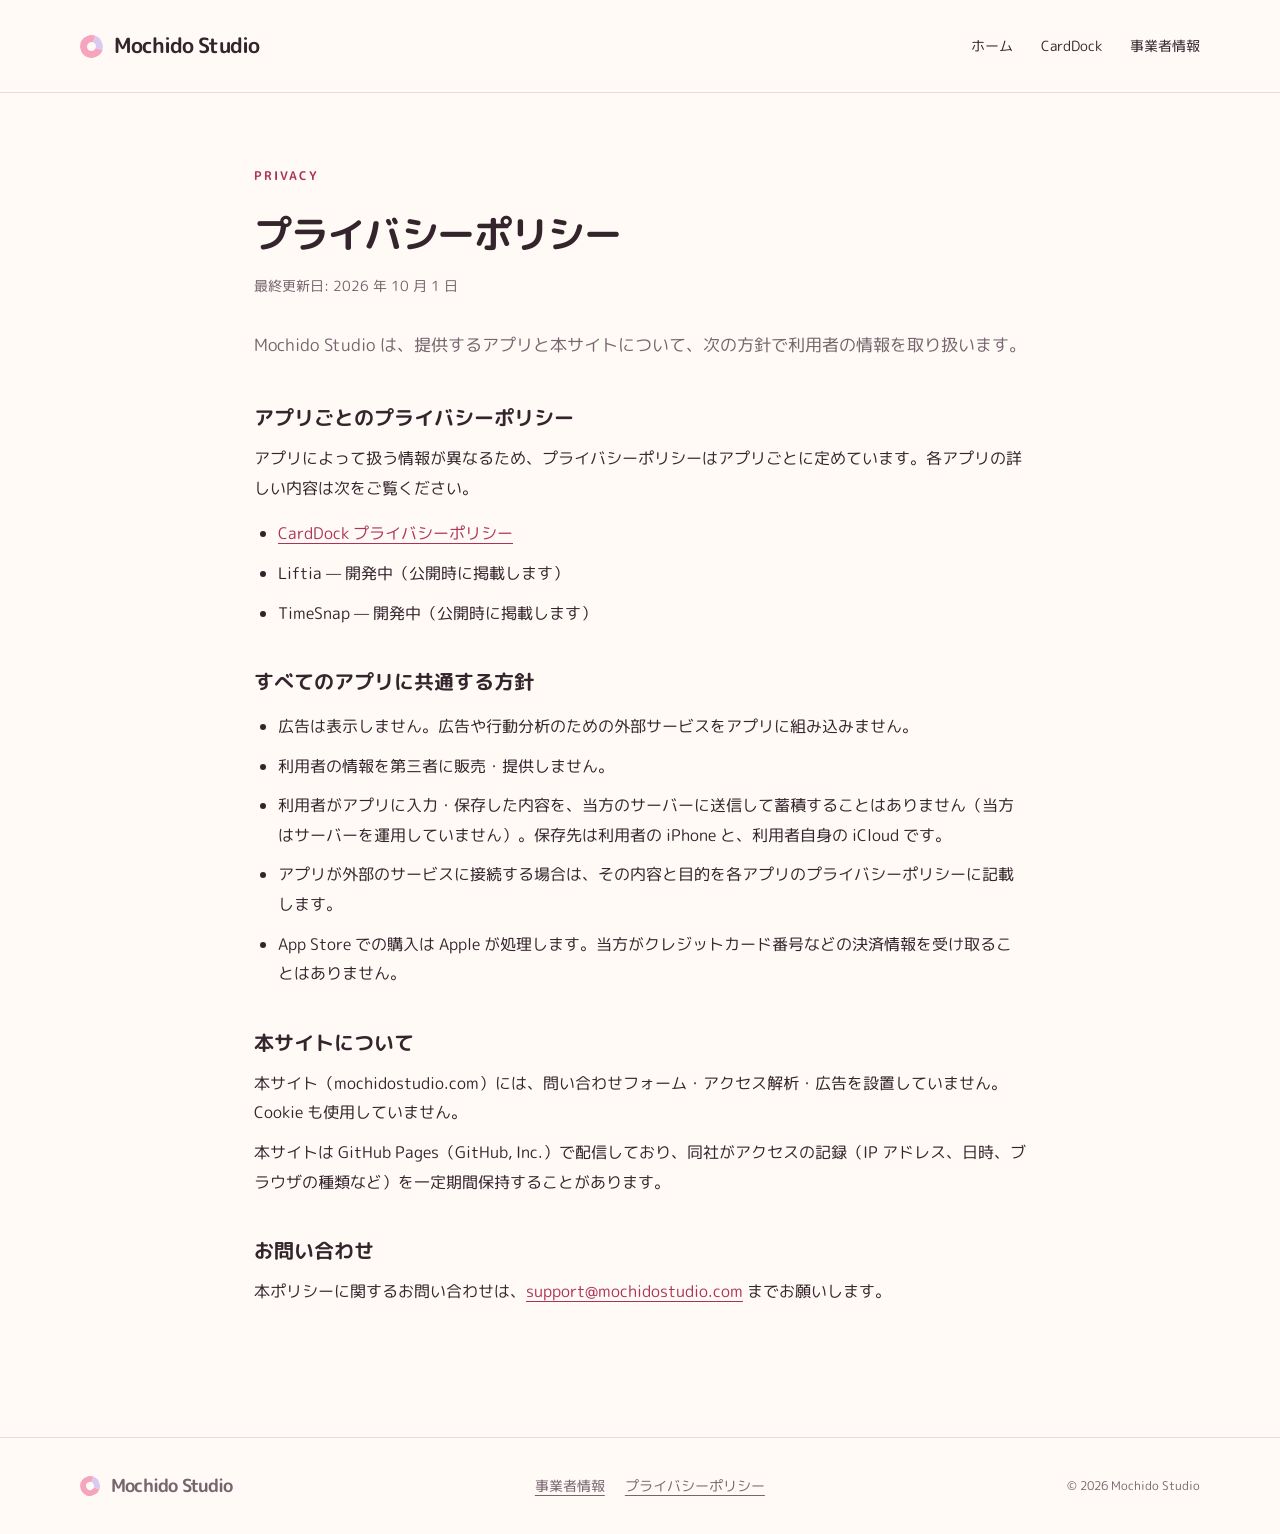
<file: privacy.html>
<!DOCTYPE html>
<html lang="ja">
<head>
<meta charset="utf-8">
<meta name="viewport" content="width=device-width, initial-scale=1">
<meta name="color-scheme" content="light dark">
<title>プライバシーポリシー | Mochido Studio</title>
<meta name="description" content="Mochido Studio が提供するアプリと本サイトにおける、利用者の情報の取り扱い方針をご案内します。">
<link rel="stylesheet" href="/assets/site.css">
<link rel="canonical" href="https://mochidostudio.com/privacy.html">
<link rel="icon" href="/favicon.svg" type="image/svg+xml">
<link rel="icon" href="/favicon.ico" sizes="any">
<link rel="icon" href="/favicon-32.png" type="image/png" sizes="32x32">
<link rel="apple-touch-icon" href="/apple-touch-icon.png">
<meta name="theme-color" content="#1c1b26">
</head>
<body class="business-page">
<a class="skip-link" href="#main">本文へスキップ</a>
<header class="site-header"><div class="wrap">
<a class="brand" href="/">Mochido Studio</a>
<nav aria-label="メインナビゲーション"><a href="/">ホーム</a><a href="/carddock/">CardDock</a><a href="/business/">事業者情報</a></nav>
</div></header>

<main id="main"><div class="wrap">
<p class="eyebrow">PRIVACY</p>
<h1>プライバシーポリシー</h1>
<p class="meta">最終更新日: 2026 年 10 月 1 日</p>
<p class="lead">Mochido Studio は、提供するアプリと本サイトについて、次の方針で利用者の情報を取り扱います。</p>

<h2>アプリごとのプライバシーポリシー</h2>
<p>アプリによって扱う情報が異なるため、プライバシーポリシーはアプリごとに定めています。各アプリの詳しい内容は次をご覧ください。</p>
<ul>
<li><a href="/carddock/privacy.html">CardDock プライバシーポリシー</a></li>
<li>Liftia — 開発中（公開時に掲載します）</li>
<li>TimeSnap — 開発中（公開時に掲載します）</li>
</ul>

<h2>すべてのアプリに共通する方針</h2>
<ul>
<li>広告は表示しません。広告や行動分析のための外部サービスをアプリに組み込みません。</li>
<li>利用者の情報を第三者に販売・提供しません。</li>
<li>利用者がアプリに入力・保存した内容を、当方のサーバーに送信して蓄積することはありません（当方はサーバーを運用していません）。保存先は利用者の iPhone と、利用者自身の iCloud です。</li>
<li>アプリが外部のサービスに接続する場合は、その内容と目的を各アプリのプライバシーポリシーに記載します。</li>
<li>App Store での購入は Apple が処理します。当方がクレジットカード番号などの決済情報を受け取ることはありません。</li>
</ul>

<h2>本サイトについて</h2>
<p>本サイト（mochidostudio.com）には、問い合わせフォーム・アクセス解析・広告を設置していません。Cookie も使用していません。</p>
<p>本サイトは GitHub Pages（GitHub, Inc.）で配信しており、同社がアクセスの記録（IP アドレス、日時、ブラウザの種類など）を一定期間保持することがあります。</p>

<h2>お問い合わせ</h2>
<p>本ポリシーに関するお問い合わせは、<a href="mailto:support@mochidostudio.com">support@mochidostudio.com</a> までお願いします。</p>
</div></main>

<footer class="site-footer"><div class="wrap">
<a class="brand" href="/">Mochido Studio</a>
<div class="footer-links"><a href="/business/">事業者情報</a><a href="/privacy.html" aria-current="page">プライバシーポリシー</a></div>
<p class="copyright">&copy; 2026 Mochido Studio</p>
</div></footer>
</body>
</html>
</file>
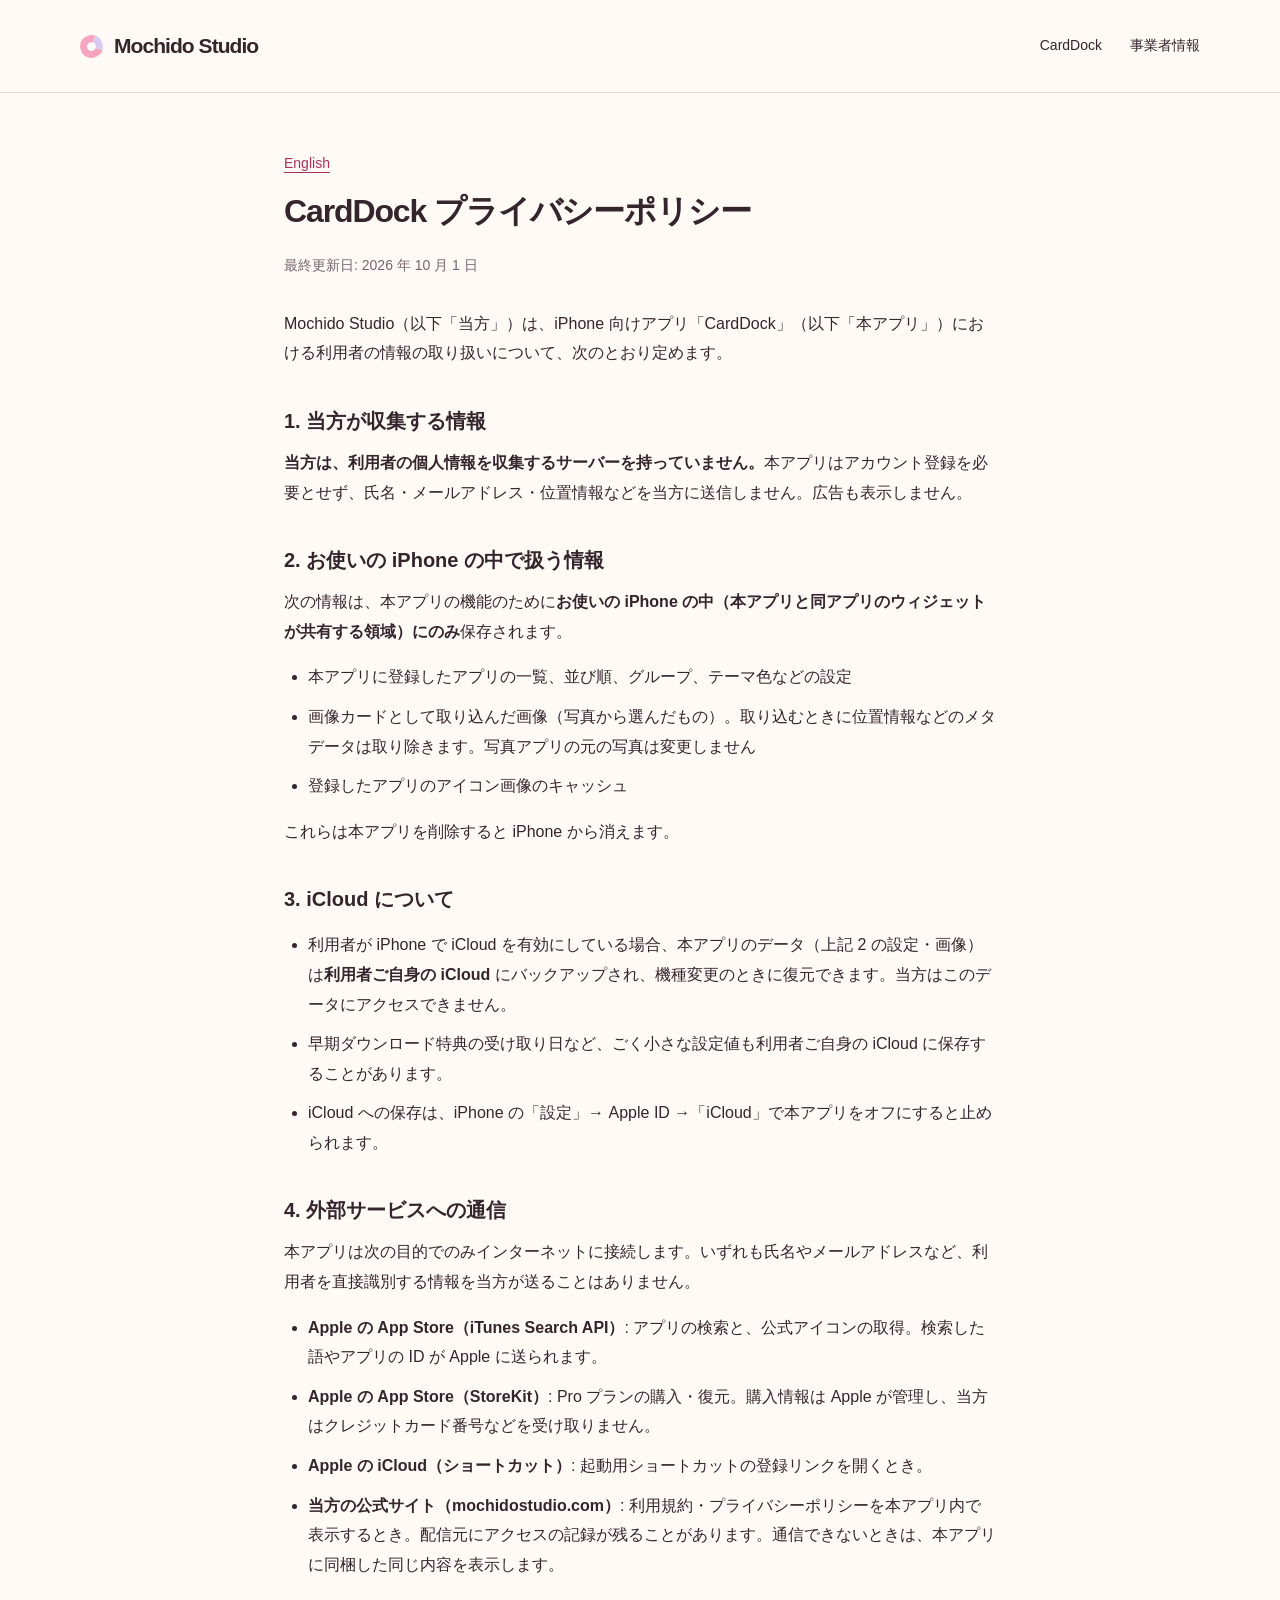
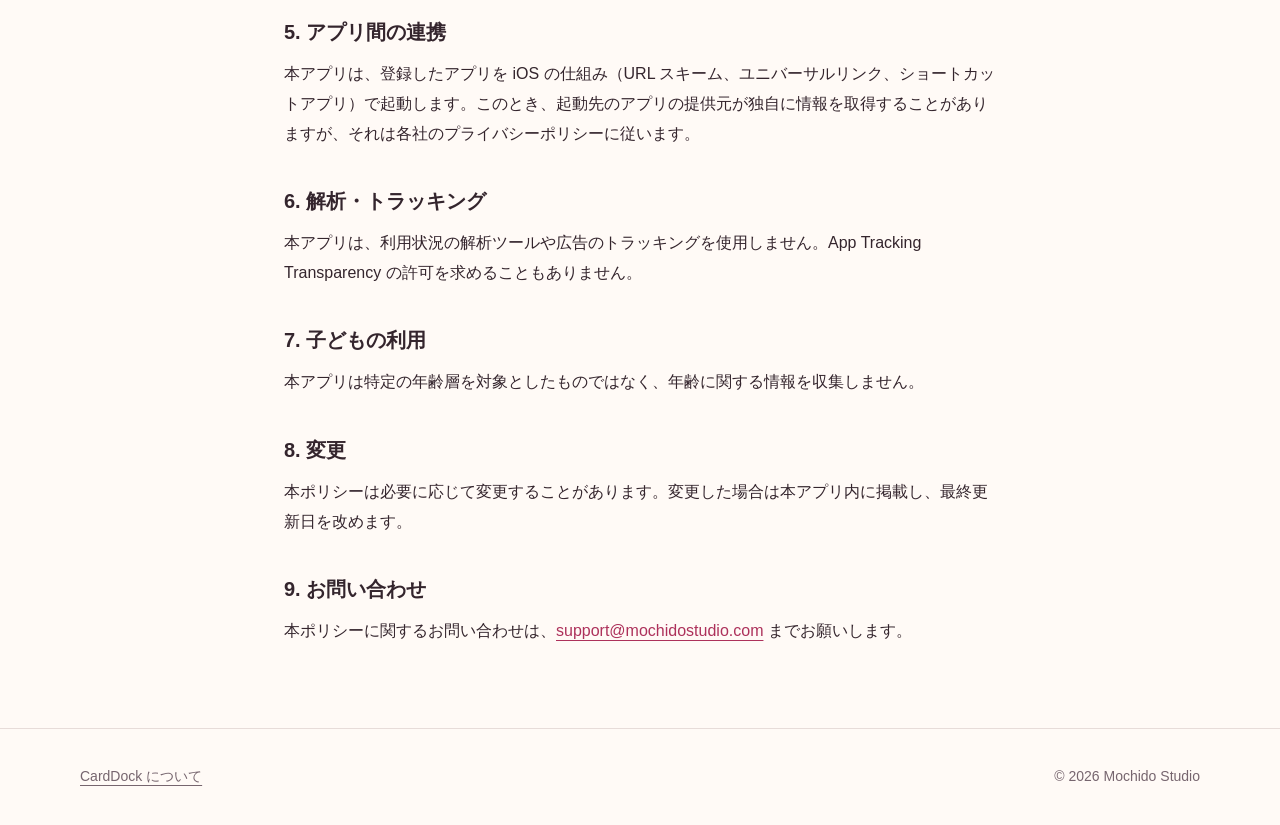
<file: carddock/privacy.html>
<!DOCTYPE html>
<html lang="ja">
<head>
<meta charset="utf-8">
<meta name="viewport" content="width=device-width, initial-scale=1">
<meta name="color-scheme" content="light dark">
<title>CardDock プライバシーポリシー</title>
<link rel="stylesheet" href="/assets/site.css">
<meta name="description" content="iPhone 向けアプリ CardDock における利用者の情報の取り扱いについて定めたものです。">
<link rel="canonical" href="https://mochidostudio.com/carddock/privacy.html">
<link rel="alternate" hreflang="ja" href="https://mochidostudio.com/carddock/privacy.html">
<link rel="alternate" hreflang="en" href="https://mochidostudio.com/carddock/en/privacy.html">
<link rel="icon" href="/favicon.svg" type="image/svg+xml">
<link rel="icon" href="/favicon.ico" sizes="any">
<link rel="icon" href="/favicon-32.png" type="image/png" sizes="32x32">
<link rel="apple-touch-icon" href="/apple-touch-icon.png">
<meta name="theme-color" content="#1c1b26">
<meta property="og:type" content="article">
<meta property="og:site_name" content="Mochido Studio">
<meta property="og:locale" content="ja_JP">
<meta property="og:url" content="https://mochidostudio.com/carddock/privacy.html">
<meta property="og:title" content="CardDock プライバシーポリシー">
<meta property="og:description" content="iPhone 向けアプリ CardDock における利用者の情報の取り扱いについて定めたものです。">
<meta property="og:image" content="https://mochidostudio.com/assets/og-carddock.jpg">
<meta property="og:image:width" content="1200">
<meta property="og:image:height" content="630">
<meta property="og:image:alt" content="CardDock — ポイントカード・会員証・決済アプリを 1 か所に">
<meta name="twitter:card" content="summary_large_image">
</head>
<body>
<a class="skip-link" href="#main">本文へスキップ</a>
<header class="site-header"><div class="wrap">
<a class="brand" href="/">Mochido Studio</a>
<nav aria-label="メインナビゲーション"><a href="/carddock/">CardDock</a><a href="/business/">事業者情報</a></nav>
</div></header>
<main id="main"><div class="wrap">
<p class="note"><a href="/carddock/en/privacy.html" hreflang="en" lang="en">English</a></p>
<h1>CardDock プライバシーポリシー</h1>
<p class="meta">最終更新日: 2026 年 10 月 1 日</p>

<p>Mochido Studio（以下「当方」）は、iPhone 向けアプリ「CardDock」（以下「本アプリ」）における利用者の情報の取り扱いについて、次のとおり定めます。</p>

<h2>1. 当方が収集する情報</h2>
<p><strong>当方は、利用者の個人情報を収集するサーバーを持っていません。</strong>本アプリはアカウント登録を必要とせず、氏名・メールアドレス・位置情報などを当方に送信しません。広告も表示しません。</p>

<h2>2. お使いの iPhone の中で扱う情報</h2>
<p>次の情報は、本アプリの機能のために<strong>お使いの iPhone の中（本アプリと同アプリのウィジェットが共有する領域）にのみ</strong>保存されます。</p>
<ul>
<li>本アプリに登録したアプリの一覧、並び順、グループ、テーマ色などの設定</li>
<li>画像カードとして取り込んだ画像（写真から選んだもの）。取り込むときに位置情報などのメタデータは取り除きます。写真アプリの元の写真は変更しません</li>
<li>登録したアプリのアイコン画像のキャッシュ</li>
</ul>
<p>これらは本アプリを削除すると iPhone から消えます。</p>

<h2>3. iCloud について</h2>
<ul>
<li>利用者が iPhone で iCloud を有効にしている場合、本アプリのデータ（上記 2 の設定・画像）は<strong>利用者ご自身の iCloud</strong> にバックアップされ、機種変更のときに復元できます。当方はこのデータにアクセスできません。</li>
<li>早期ダウンロード特典の受け取り日など、ごく小さな設定値も利用者ご自身の iCloud に保存することがあります。</li>
<li>iCloud への保存は、iPhone の「設定」→ Apple ID →「iCloud」で本アプリをオフにすると止められます。</li>
</ul>

<h2>4. 外部サービスへの通信</h2>
<p>本アプリは次の目的でのみインターネットに接続します。いずれも氏名やメールアドレスなど、利用者を直接識別する情報を当方が送ることはありません。</p>
<ul>
<li><strong>Apple の App Store（iTunes Search API）</strong>: アプリの検索と、公式アイコンの取得。検索した語やアプリの ID が Apple に送られます。</li>
<li><strong>Apple の App Store（StoreKit）</strong>: Pro プランの購入・復元。購入情報は Apple が管理し、当方はクレジットカード番号などを受け取りません。</li>
<li><strong>Apple の iCloud（ショートカット）</strong>: 起動用ショートカットの登録リンクを開くとき。</li>
<li><strong>当方の公式サイト（mochidostudio.com）</strong>: 利用規約・プライバシーポリシーを本アプリ内で表示するとき。配信元にアクセスの記録が残ることがあります。通信できないときは、本アプリに同梱した同じ内容を表示します。</li>
</ul>

<h2>5. アプリ間の連携</h2>
<p>本アプリは、登録したアプリを iOS の仕組み（URL スキーム、ユニバーサルリンク、ショートカットアプリ）で起動します。このとき、起動先のアプリの提供元が独自に情報を取得することがありますが、それは各社のプライバシーポリシーに従います。</p>

<h2>6. 解析・トラッキング</h2>
<p>本アプリは、利用状況の解析ツールや広告のトラッキングを使用しません。App Tracking Transparency の許可を求めることもありません。</p>

<h2>7. 子どもの利用</h2>
<p>本アプリは特定の年齢層を対象としたものではなく、年齢に関する情報を収集しません。</p>

<h2>8. 変更</h2>
<p>本ポリシーは必要に応じて変更することがあります。変更した場合は本アプリ内に掲載し、最終更新日を改めます。</p>

<h2>9. お問い合わせ</h2>
<p>本ポリシーに関するお問い合わせは、<a href="mailto:support@mochidostudio.com">support@mochidostudio.com</a> までお願いします。</p>
</div></main>
<footer class="site-footer"><div class="wrap">
<p><a href="/carddock/">CardDock について</a></p>
<p>&copy; 2026 Mochido Studio</p>
</div></footer>
</body>
</html>
</file>
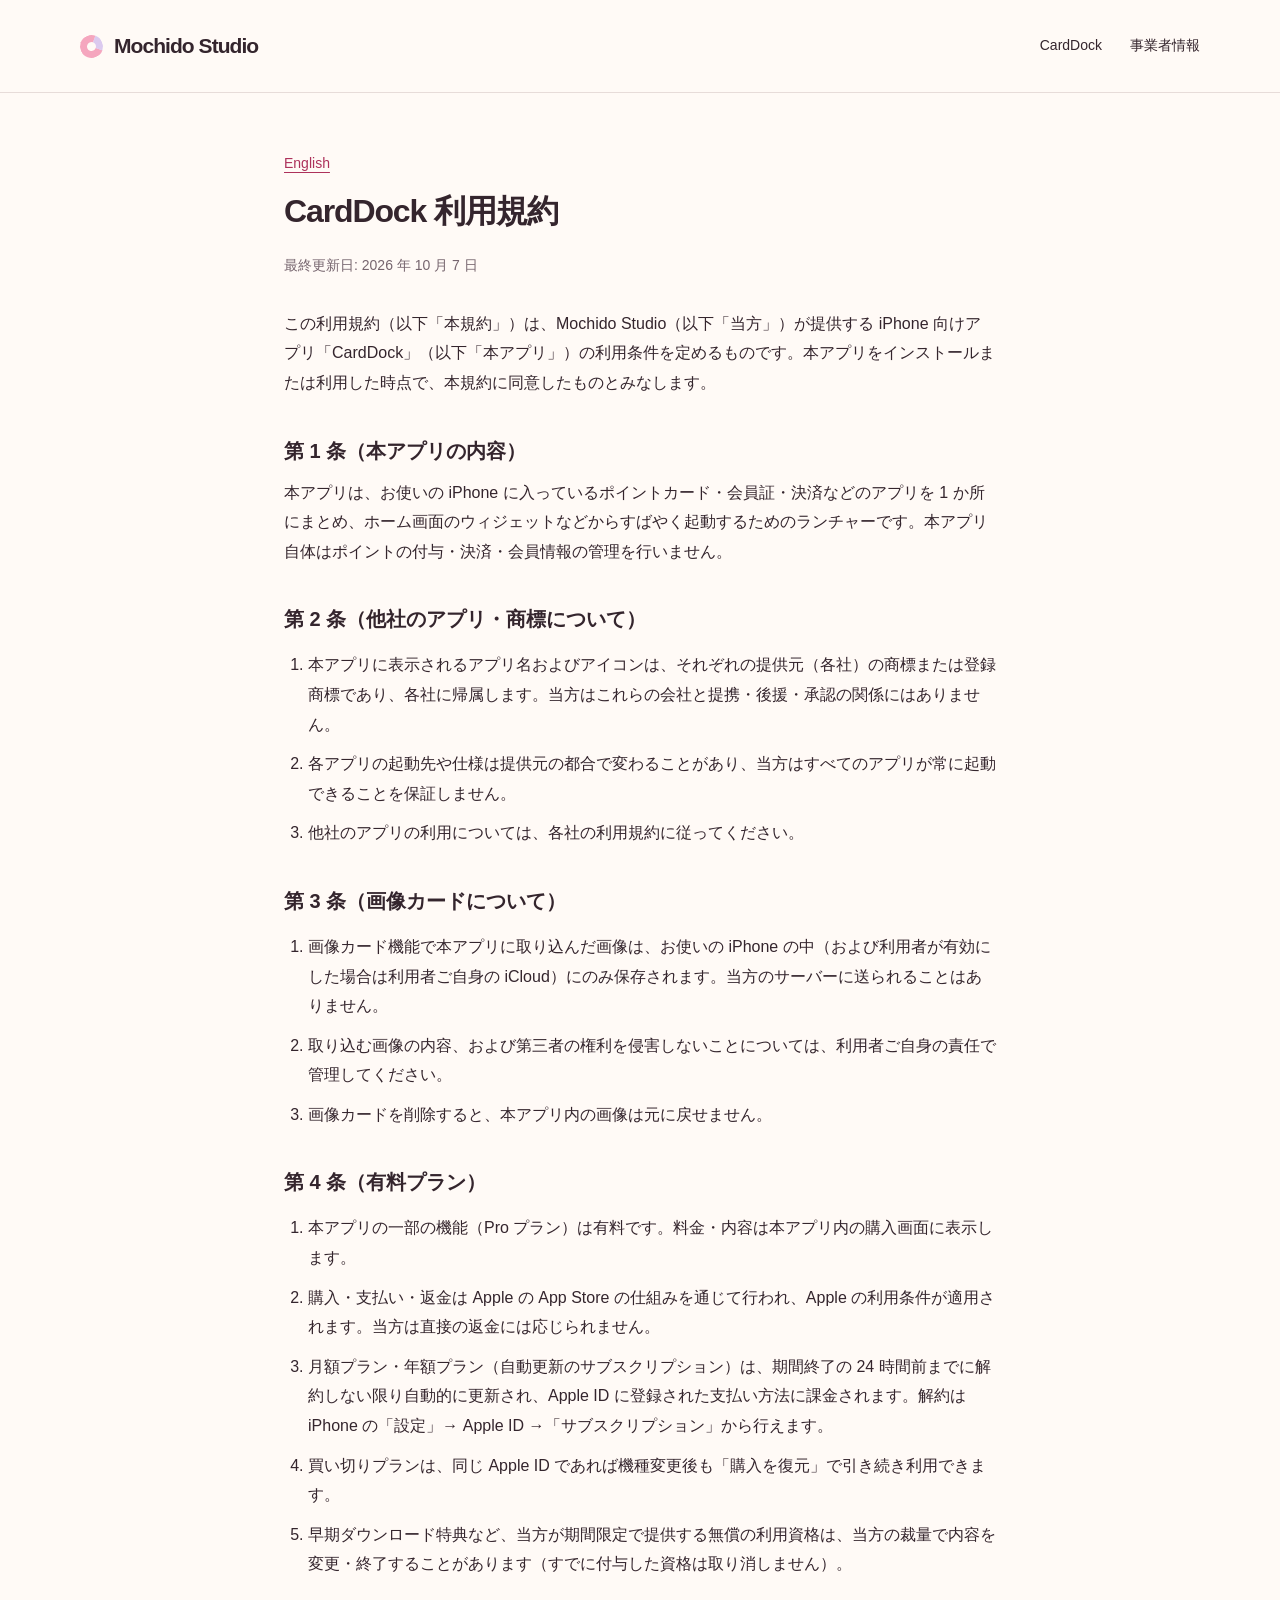
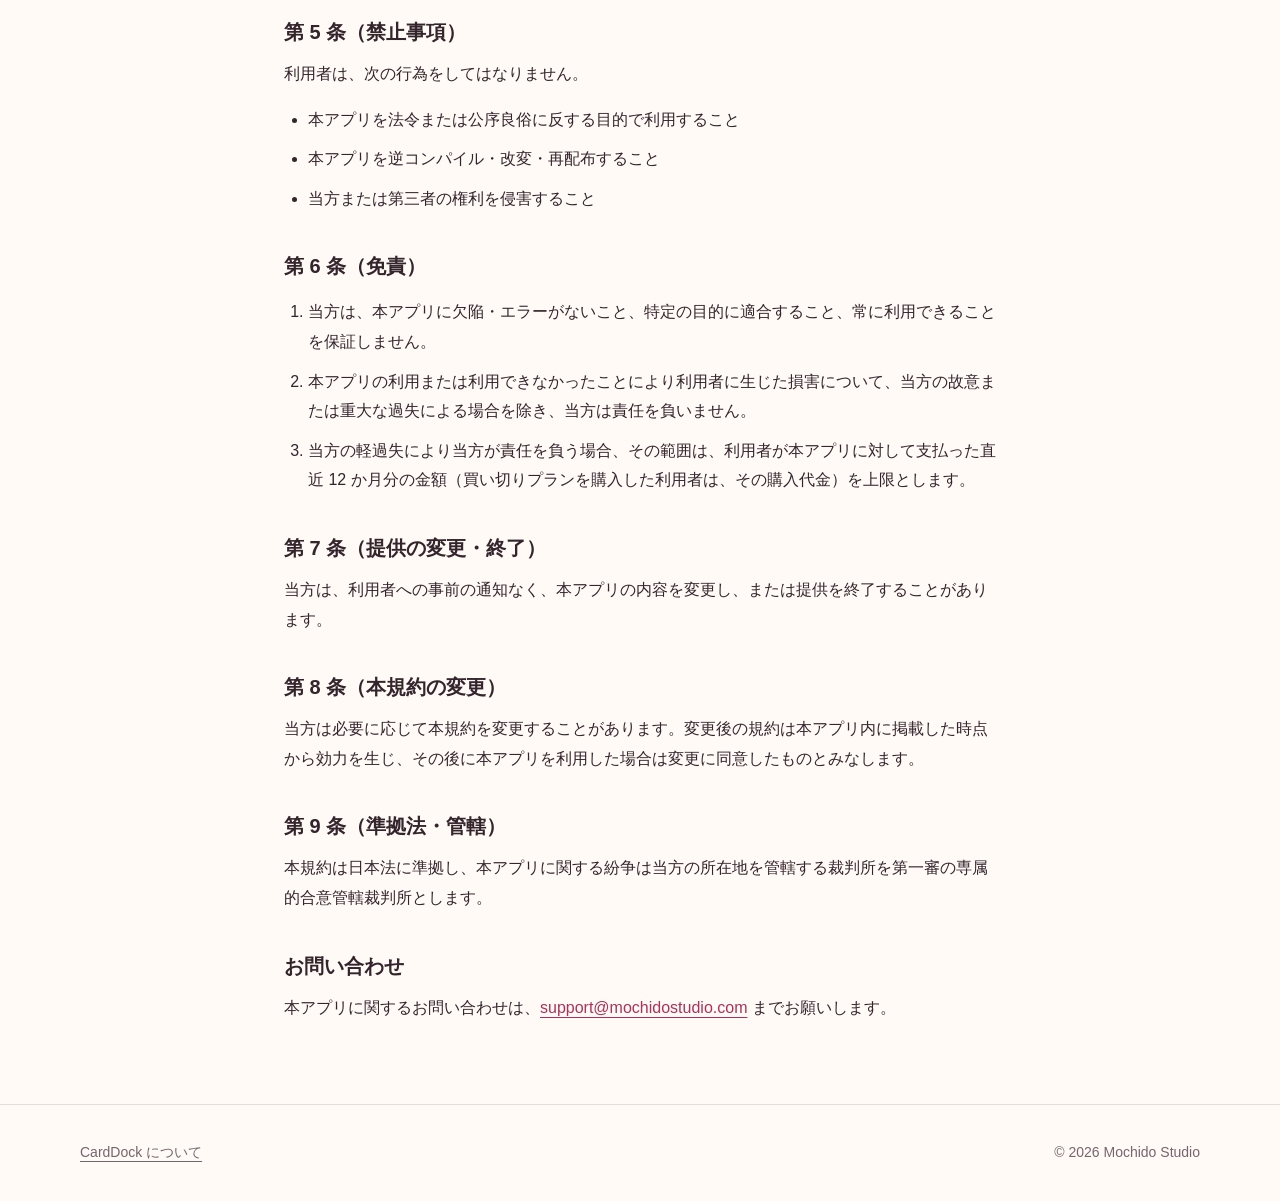
<file: carddock/terms.html>
<!DOCTYPE html>
<html lang="ja">
<head>
<meta charset="utf-8">
<meta name="viewport" content="width=device-width, initial-scale=1">
<meta name="color-scheme" content="light dark">
<title>CardDock 利用規約</title>
<link rel="stylesheet" href="/assets/site.css">
<meta name="description" content="iPhone 向けアプリ CardDock のご利用にあたっての条件を定めたものです。">
<link rel="canonical" href="https://mochidostudio.com/carddock/terms.html">
<link rel="alternate" hreflang="ja" href="https://mochidostudio.com/carddock/terms.html">
<link rel="alternate" hreflang="en" href="https://mochidostudio.com/carddock/en/terms.html">
<link rel="icon" href="/favicon.svg" type="image/svg+xml">
<link rel="icon" href="/favicon.ico" sizes="any">
<link rel="icon" href="/favicon-32.png" type="image/png" sizes="32x32">
<link rel="apple-touch-icon" href="/apple-touch-icon.png">
<meta name="theme-color" content="#1c1b26">
<meta property="og:type" content="article">
<meta property="og:site_name" content="Mochido Studio">
<meta property="og:locale" content="ja_JP">
<meta property="og:url" content="https://mochidostudio.com/carddock/terms.html">
<meta property="og:title" content="CardDock 利用規約">
<meta property="og:description" content="iPhone 向けアプリ CardDock のご利用にあたっての条件を定めたものです。">
<meta property="og:image" content="https://mochidostudio.com/assets/og-carddock.jpg">
<meta property="og:image:width" content="1200">
<meta property="og:image:height" content="630">
<meta property="og:image:alt" content="CardDock — ポイントカード・会員証・決済アプリを 1 か所に">
<meta name="twitter:card" content="summary_large_image">
</head>
<body>
<a class="skip-link" href="#main">本文へスキップ</a>
<header class="site-header"><div class="wrap">
<a class="brand" href="/">Mochido Studio</a>
<nav aria-label="メインナビゲーション"><a href="/carddock/">CardDock</a><a href="/business/">事業者情報</a></nav>
</div></header>
<main id="main"><div class="wrap">
<p class="note"><a href="/carddock/en/terms.html" hreflang="en" lang="en">English</a></p>
<h1>CardDock 利用規約</h1>
<p class="meta">最終更新日: 2026 年 10 月 7 日</p>

<p>この利用規約（以下「本規約」）は、Mochido Studio（以下「当方」）が提供する iPhone 向けアプリ「CardDock」（以下「本アプリ」）の利用条件を定めるものです。本アプリをインストールまたは利用した時点で、本規約に同意したものとみなします。</p>

<h2>第 1 条（本アプリの内容）</h2>
<p>本アプリは、お使いの iPhone に入っているポイントカード・会員証・決済などのアプリを 1 か所にまとめ、ホーム画面のウィジェットなどからすばやく起動するためのランチャーです。本アプリ自体はポイントの付与・決済・会員情報の管理を行いません。</p>

<h2>第 2 条（他社のアプリ・商標について）</h2>
<ol>
<li>本アプリに表示されるアプリ名およびアイコンは、それぞれの提供元（各社）の商標または登録商標であり、各社に帰属します。当方はこれらの会社と提携・後援・承認の関係にはありません。</li>
<li>各アプリの起動先や仕様は提供元の都合で変わることがあり、当方はすべてのアプリが常に起動できることを保証しません。</li>
<li>他社のアプリの利用については、各社の利用規約に従ってください。</li>
</ol>

<h2>第 3 条（画像カードについて）</h2>
<ol>
<li>画像カード機能で本アプリに取り込んだ画像は、お使いの iPhone の中（および利用者が有効にした場合は利用者ご自身の iCloud）にのみ保存されます。当方のサーバーに送られることはありません。</li>
<li>取り込む画像の内容、および第三者の権利を侵害しないことについては、利用者ご自身の責任で管理してください。</li>
<li>画像カードを削除すると、本アプリ内の画像は元に戻せません。</li>
</ol>

<h2>第 4 条（有料プラン）</h2>
<ol>
<li>本アプリの一部の機能（Pro プラン）は有料です。料金・内容は本アプリ内の購入画面に表示します。</li>
<li>購入・支払い・返金は Apple の App Store の仕組みを通じて行われ、Apple の利用条件が適用されます。当方は直接の返金には応じられません。</li>
<li>月額プラン・年額プラン（自動更新のサブスクリプション）は、期間終了の 24 時間前までに解約しない限り自動的に更新され、Apple ID に登録された支払い方法に課金されます。解約は iPhone の「設定」→ Apple ID →「サブスクリプション」から行えます。</li>
<li>買い切りプランは、同じ Apple ID であれば機種変更後も「購入を復元」で引き続き利用できます。</li>
<li>早期ダウンロード特典など、当方が期間限定で提供する無償の利用資格は、当方の裁量で内容を変更・終了することがあります（すでに付与した資格は取り消しません）。</li>
</ol>

<h2>第 5 条（禁止事項）</h2>
<p>利用者は、次の行為をしてはなりません。</p>
<ul>
<li>本アプリを法令または公序良俗に反する目的で利用すること</li>
<li>本アプリを逆コンパイル・改変・再配布すること</li>
<li>当方または第三者の権利を侵害すること</li>
</ul>

<h2>第 6 条（免責）</h2>
<ol>
<li>当方は、本アプリに欠陥・エラーがないこと、特定の目的に適合すること、常に利用できることを保証しません。</li>
<li>本アプリの利用または利用できなかったことにより利用者に生じた損害について、当方の故意または重大な過失による場合を除き、当方は責任を負いません。</li>
<li>当方の軽過失により当方が責任を負う場合、その範囲は、利用者が本アプリに対して支払った直近 12 か月分の金額（買い切りプランを購入した利用者は、その購入代金）を上限とします。</li>
</ol>

<h2>第 7 条（提供の変更・終了）</h2>
<p>当方は、利用者への事前の通知なく、本アプリの内容を変更し、または提供を終了することがあります。</p>

<h2>第 8 条（本規約の変更）</h2>
<p>当方は必要に応じて本規約を変更することがあります。変更後の規約は本アプリ内に掲載した時点から効力を生じ、その後に本アプリを利用した場合は変更に同意したものとみなします。</p>

<h2>第 9 条（準拠法・管轄）</h2>
<p>本規約は日本法に準拠し、本アプリに関する紛争は当方の所在地を管轄する裁判所を第一審の専属的合意管轄裁判所とします。</p>

<h2>お問い合わせ</h2>
<p>本アプリに関するお問い合わせは、<a href="mailto:support@mochidostudio.com">support@mochidostudio.com</a> までお願いします。</p>
</div></main>
<footer class="site-footer"><div class="wrap">
<p><a href="/carddock/">CardDock について</a></p>
<p>&copy; 2026 Mochido Studio</p>
</div></footer>
</body>
</html>
</file>
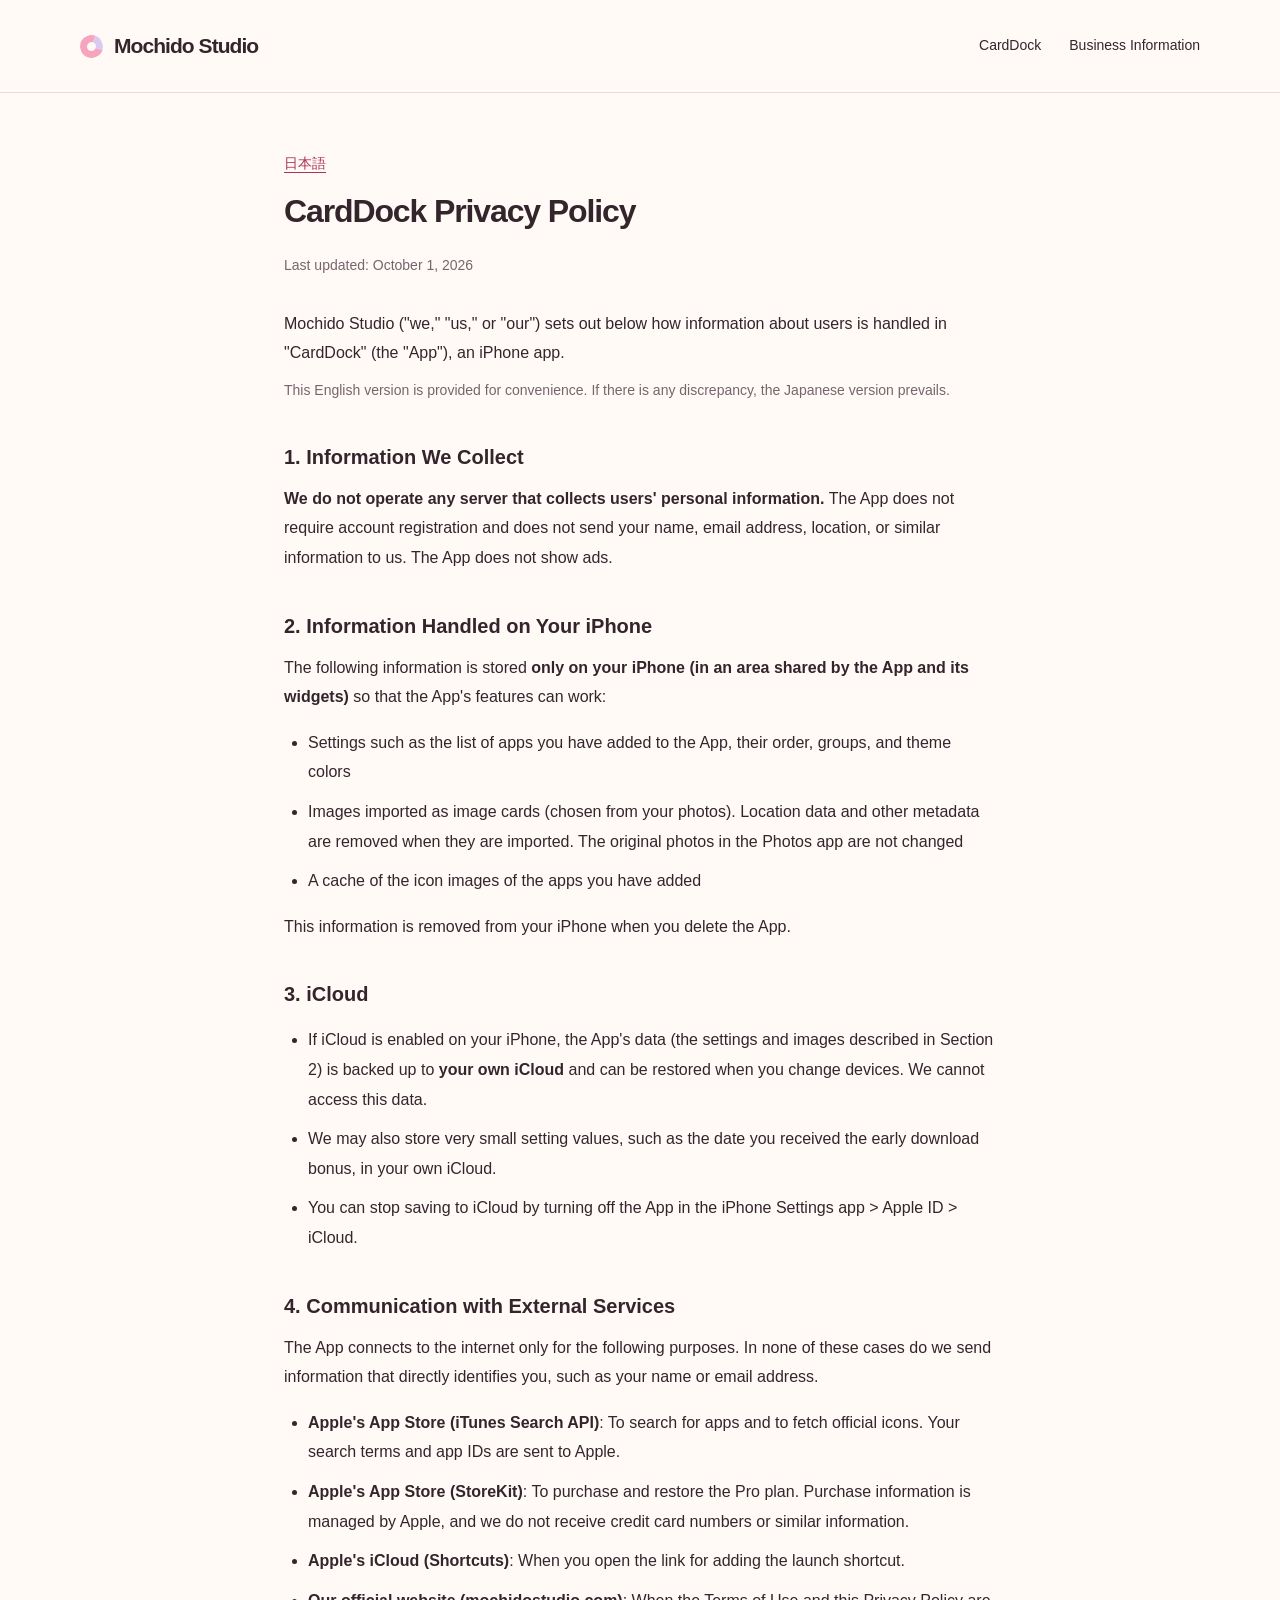
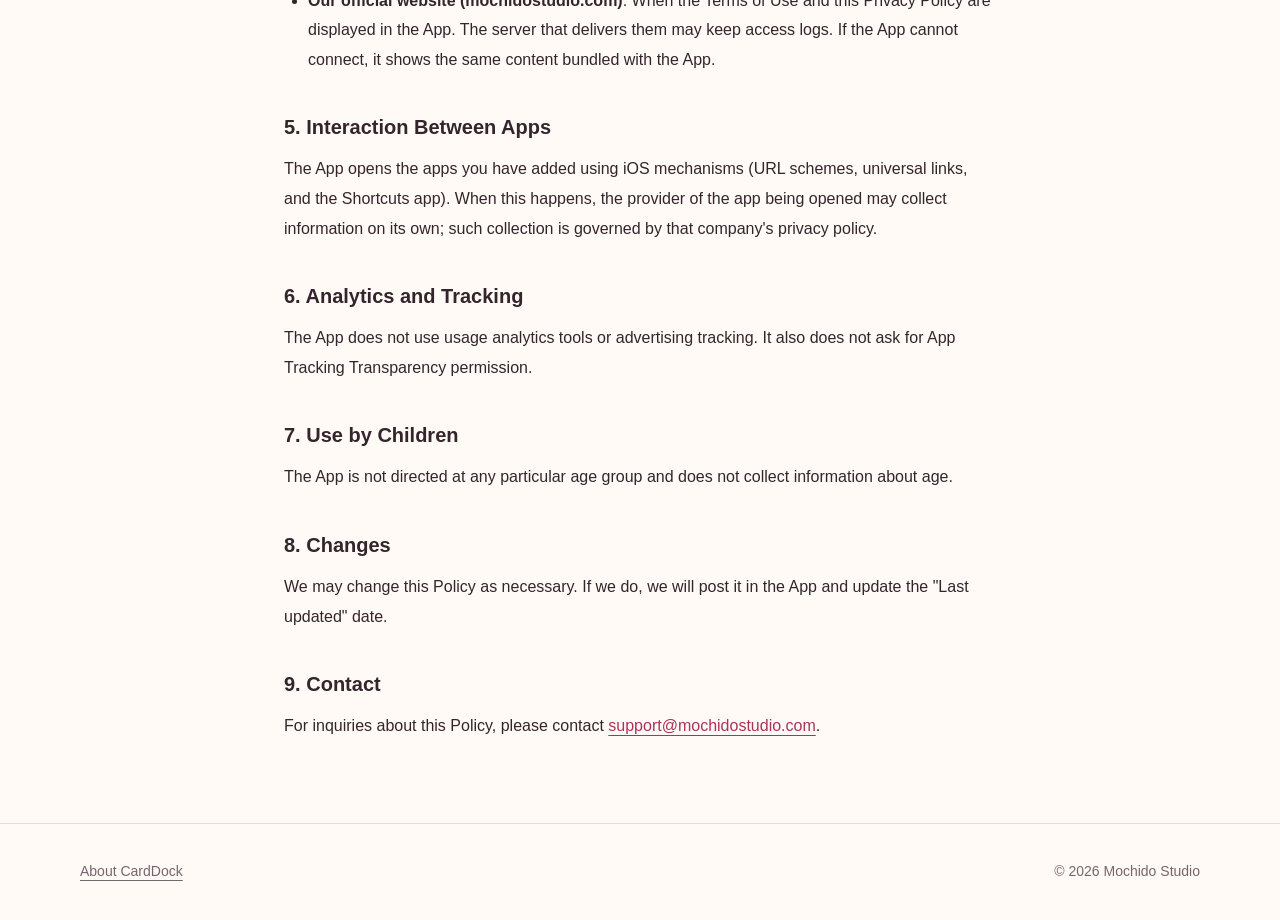
<file: carddock/en/privacy.html>
<!DOCTYPE html>
<html lang="en">
<head>
<meta charset="utf-8">
<meta name="viewport" content="width=device-width, initial-scale=1">
<meta name="color-scheme" content="light dark">
<title>CardDock Privacy Policy</title>
<link rel="stylesheet" href="/assets/site.css">
<meta name="description" content="How user information is handled in CardDock, an app for iPhone.">
<link rel="canonical" href="https://mochidostudio.com/carddock/en/privacy.html">
<link rel="alternate" hreflang="ja" href="https://mochidostudio.com/carddock/privacy.html">
<link rel="alternate" hreflang="en" href="https://mochidostudio.com/carddock/en/privacy.html">
<link rel="icon" href="/favicon.svg" type="image/svg+xml">
<link rel="icon" href="/favicon.ico" sizes="any">
<link rel="icon" href="/favicon-32.png" type="image/png" sizes="32x32">
<link rel="apple-touch-icon" href="/apple-touch-icon.png">
<meta name="theme-color" content="#1c1b26">
<meta property="og:type" content="article">
<meta property="og:site_name" content="Mochido Studio">
<meta property="og:locale" content="en_US">
<meta property="og:url" content="https://mochidostudio.com/carddock/en/privacy.html">
<meta property="og:title" content="CardDock Privacy Policy">
<meta property="og:description" content="How user information is handled in CardDock, an app for iPhone.">
<meta property="og:image" content="https://mochidostudio.com/assets/og-carddock.jpg">
<meta property="og:image:width" content="1200">
<meta property="og:image:height" content="630">
<meta property="og:image:alt" content="CardDock — point card, membership, and payment apps in one place">
<meta name="twitter:card" content="summary_large_image">
</head>
<body>
<a class="skip-link" href="#main">Skip to content</a>
<header class="site-header"><div class="wrap">
<a class="brand" href="/">Mochido Studio</a>
<nav aria-label="Main navigation"><a href="/carddock/">CardDock</a><a href="/business/">Business Information</a></nav>
</div></header>
<main id="main"><div class="wrap">
<p class="note"><a href="/carddock/privacy.html" hreflang="ja" lang="ja">日本語</a></p>
<h1>CardDock Privacy Policy</h1>
<p class="meta">Last updated: October 1, 2026</p>

<p>Mochido Studio ("we," "us," or "our") sets out below how information about users is handled in "CardDock" (the "App"), an iPhone app.</p>
<p class="note">This English version is provided for convenience. If there is any discrepancy, the Japanese version prevails.</p>

<h2>1. Information We Collect</h2>
<p><strong>We do not operate any server that collects users' personal information.</strong> The App does not require account registration and does not send your name, email address, location, or similar information to us. The App does not show ads.</p>

<h2>2. Information Handled on Your iPhone</h2>
<p>The following information is stored <strong>only on your iPhone (in an area shared by the App and its widgets)</strong> so that the App's features can work:</p>
<ul>
<li>Settings such as the list of apps you have added to the App, their order, groups, and theme colors</li>
<li>Images imported as image cards (chosen from your photos). Location data and other metadata are removed when they are imported. The original photos in the Photos app are not changed</li>
<li>A cache of the icon images of the apps you have added</li>
</ul>
<p>This information is removed from your iPhone when you delete the App.</p>

<h2>3. iCloud</h2>
<ul>
<li>If iCloud is enabled on your iPhone, the App's data (the settings and images described in Section 2) is backed up to <strong>your own iCloud</strong> and can be restored when you change devices. We cannot access this data.</li>
<li>We may also store very small setting values, such as the date you received the early download bonus, in your own iCloud.</li>
<li>You can stop saving to iCloud by turning off the App in the iPhone Settings app &gt; Apple ID &gt; iCloud.</li>
</ul>

<h2>4. Communication with External Services</h2>
<p>The App connects to the internet only for the following purposes. In none of these cases do we send information that directly identifies you, such as your name or email address.</p>
<ul>
<li><strong>Apple's App Store (iTunes Search API)</strong>: To search for apps and to fetch official icons. Your search terms and app IDs are sent to Apple.</li>
<li><strong>Apple's App Store (StoreKit)</strong>: To purchase and restore the Pro plan. Purchase information is managed by Apple, and we do not receive credit card numbers or similar information.</li>
<li><strong>Apple's iCloud (Shortcuts)</strong>: When you open the link for adding the launch shortcut.</li>
<li><strong>Our official website (mochidostudio.com)</strong>: When the Terms of Use and this Privacy Policy are displayed in the App. The server that delivers them may keep access logs. If the App cannot connect, it shows the same content bundled with the App.</li>
</ul>

<h2>5. Interaction Between Apps</h2>
<p>The App opens the apps you have added using iOS mechanisms (URL schemes, universal links, and the Shortcuts app). When this happens, the provider of the app being opened may collect information on its own; such collection is governed by that company's privacy policy.</p>

<h2>6. Analytics and Tracking</h2>
<p>The App does not use usage analytics tools or advertising tracking. It also does not ask for App Tracking Transparency permission.</p>

<h2>7. Use by Children</h2>
<p>The App is not directed at any particular age group and does not collect information about age.</p>

<h2>8. Changes</h2>
<p>We may change this Policy as necessary. If we do, we will post it in the App and update the "Last updated" date.</p>

<h2>9. Contact</h2>
<p>For inquiries about this Policy, please contact <a href="mailto:support@mochidostudio.com">support@mochidostudio.com</a>.</p>
</div></main>
<footer class="site-footer"><div class="wrap">
<p><a href="/carddock/">About CardDock</a></p>
<p>&copy; 2026 Mochido Studio</p>
</div></footer>
</body>
</html>
</file>
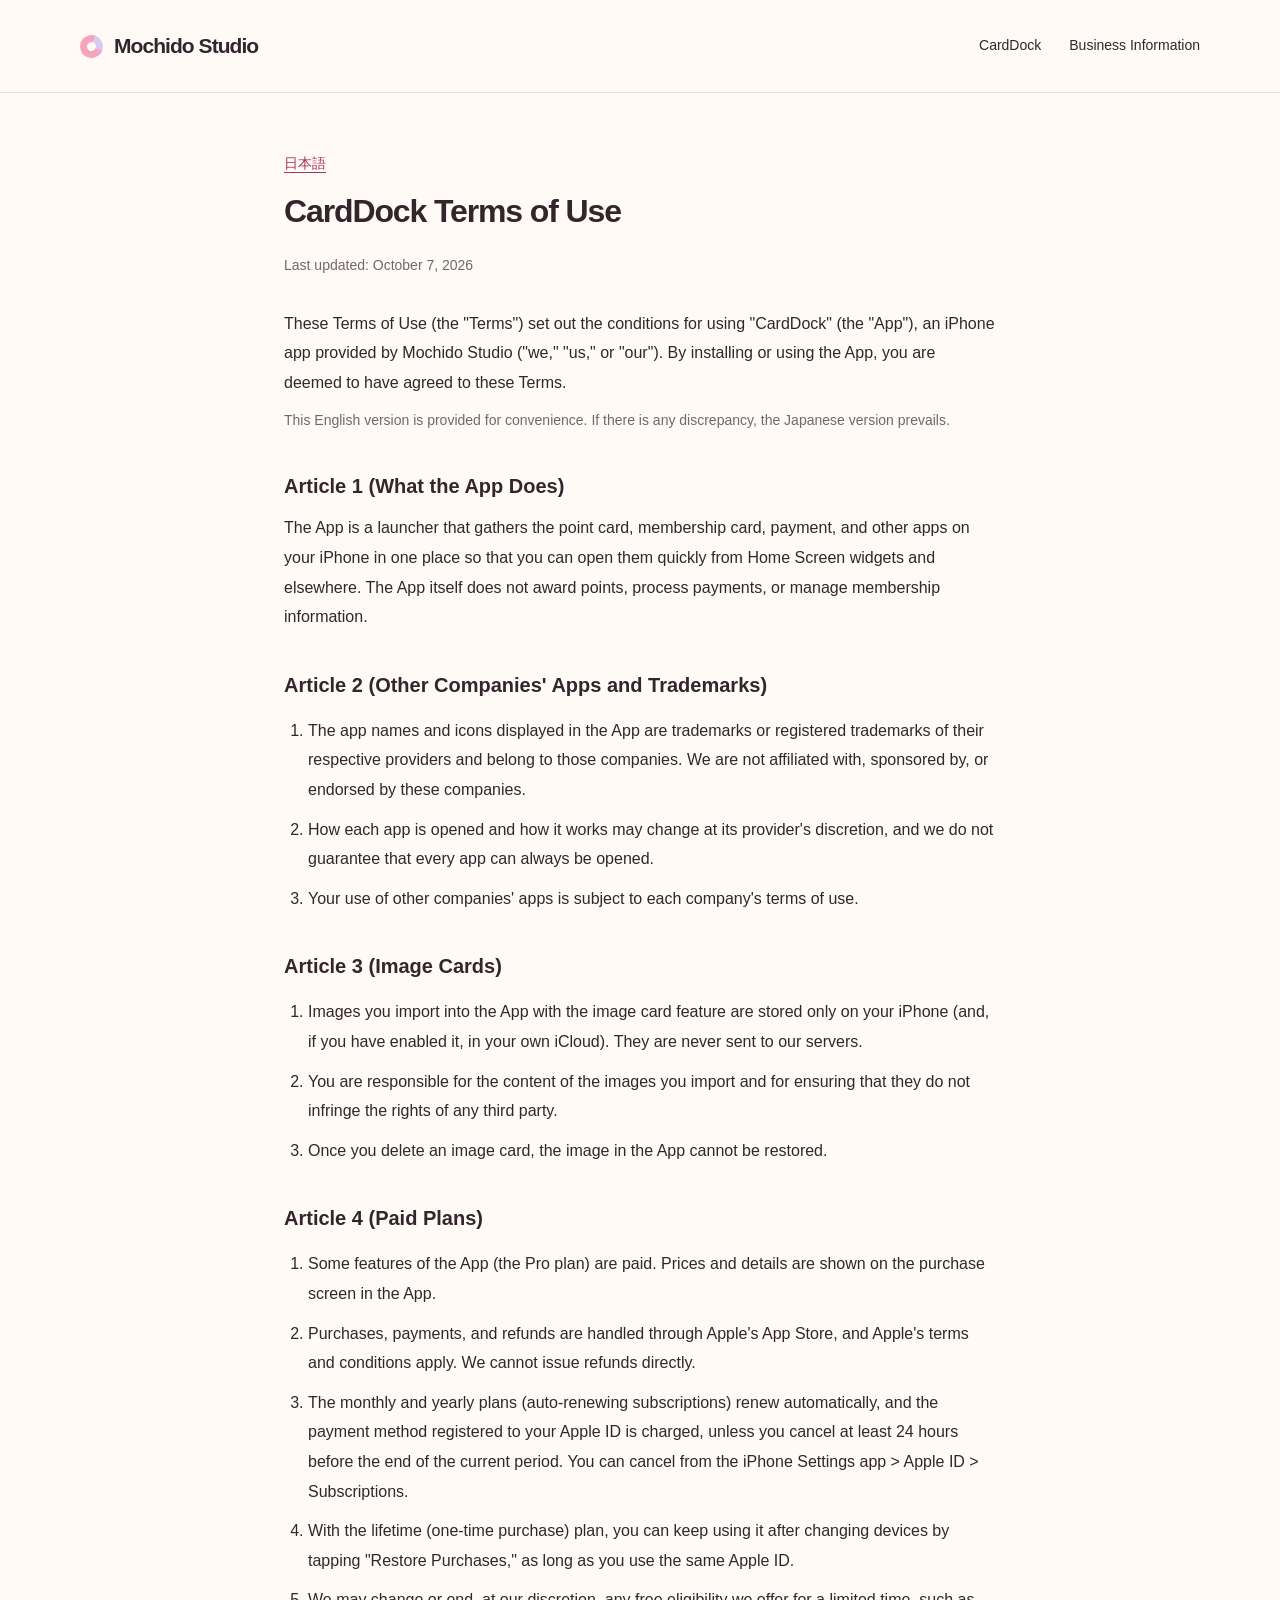
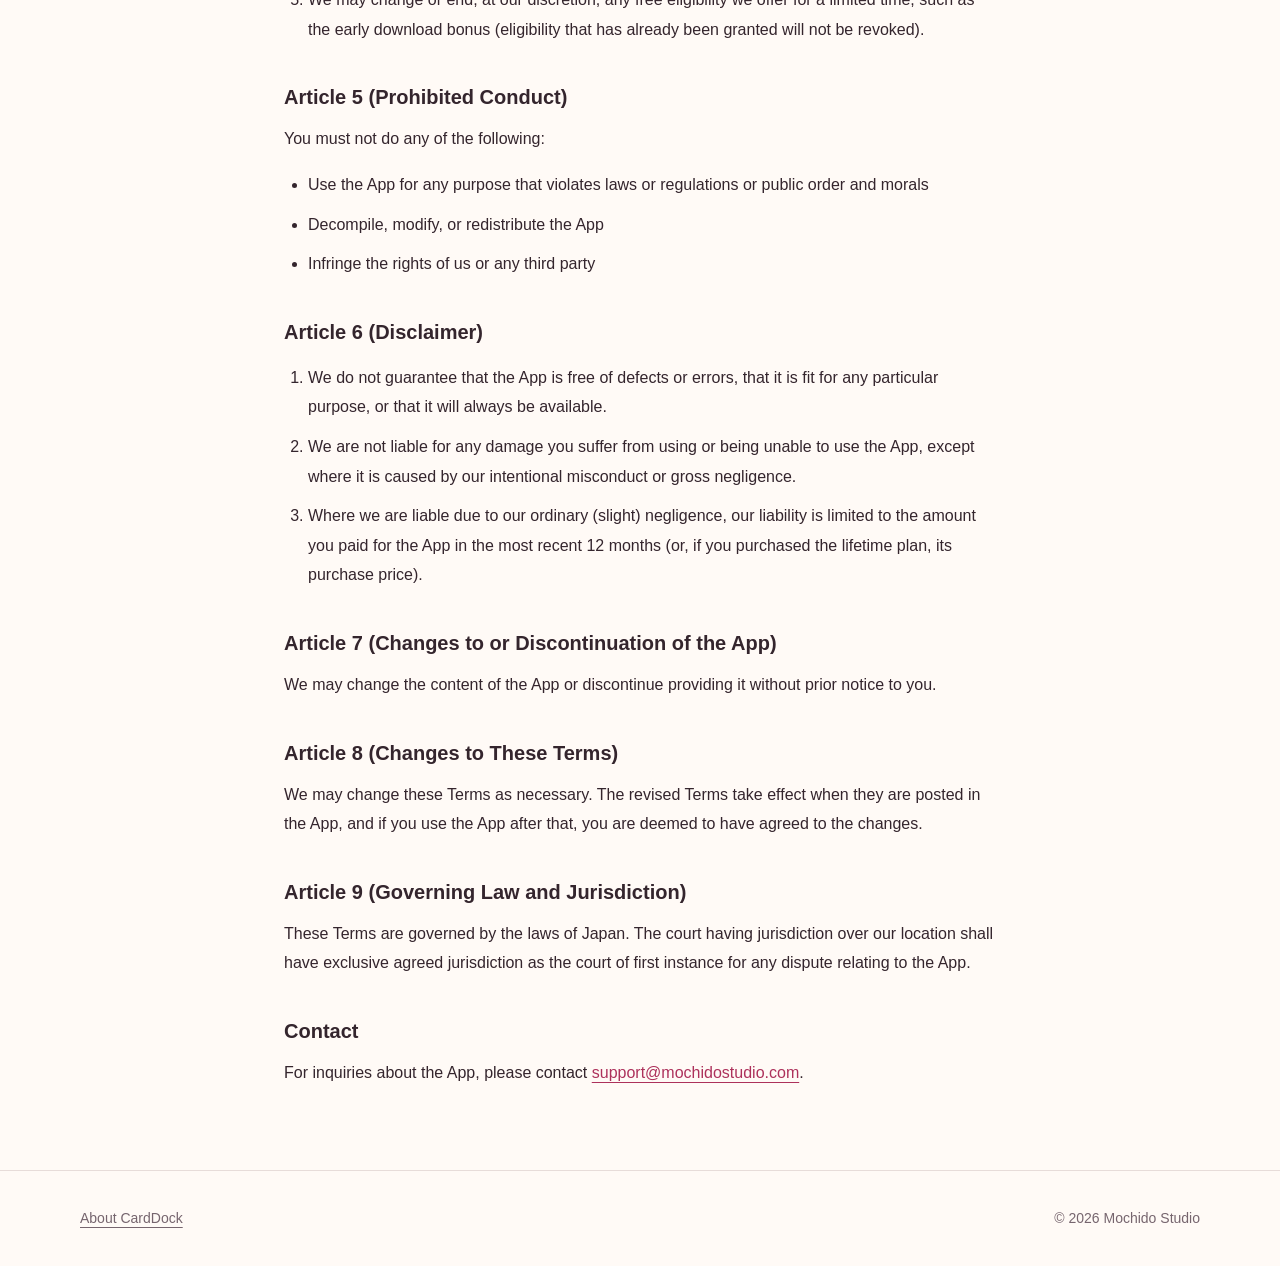
<file: carddock/en/terms.html>
<!DOCTYPE html>
<html lang="en">
<head>
<meta charset="utf-8">
<meta name="viewport" content="width=device-width, initial-scale=1">
<meta name="color-scheme" content="light dark">
<title>CardDock Terms of Use</title>
<link rel="stylesheet" href="/assets/site.css">
<meta name="description" content="The conditions for using CardDock, an app for iPhone.">
<link rel="canonical" href="https://mochidostudio.com/carddock/en/terms.html">
<link rel="alternate" hreflang="ja" href="https://mochidostudio.com/carddock/terms.html">
<link rel="alternate" hreflang="en" href="https://mochidostudio.com/carddock/en/terms.html">
<link rel="icon" href="/favicon.svg" type="image/svg+xml">
<link rel="icon" href="/favicon.ico" sizes="any">
<link rel="icon" href="/favicon-32.png" type="image/png" sizes="32x32">
<link rel="apple-touch-icon" href="/apple-touch-icon.png">
<meta name="theme-color" content="#1c1b26">
<meta property="og:type" content="article">
<meta property="og:site_name" content="Mochido Studio">
<meta property="og:locale" content="en_US">
<meta property="og:url" content="https://mochidostudio.com/carddock/en/terms.html">
<meta property="og:title" content="CardDock Terms of Use">
<meta property="og:description" content="The conditions for using CardDock, an app for iPhone.">
<meta property="og:image" content="https://mochidostudio.com/assets/og-carddock.jpg">
<meta property="og:image:width" content="1200">
<meta property="og:image:height" content="630">
<meta property="og:image:alt" content="CardDock — point card, membership, and payment apps in one place">
<meta name="twitter:card" content="summary_large_image">
</head>
<body>
<a class="skip-link" href="#main">Skip to content</a>
<header class="site-header"><div class="wrap">
<a class="brand" href="/">Mochido Studio</a>
<nav aria-label="Main navigation"><a href="/carddock/">CardDock</a><a href="/business/">Business Information</a></nav>
</div></header>
<main id="main"><div class="wrap">
<p class="note"><a href="/carddock/terms.html" hreflang="ja" lang="ja">日本語</a></p>
<h1>CardDock Terms of Use</h1>
<p class="meta">Last updated: October 7, 2026</p>

<p>These Terms of Use (the "Terms") set out the conditions for using "CardDock" (the "App"), an iPhone app provided by Mochido Studio ("we," "us," or "our"). By installing or using the App, you are deemed to have agreed to these Terms.</p>
<p class="note">This English version is provided for convenience. If there is any discrepancy, the Japanese version prevails.</p>

<h2>Article 1 (What the App Does)</h2>
<p>The App is a launcher that gathers the point card, membership card, payment, and other apps on your iPhone in one place so that you can open them quickly from Home Screen widgets and elsewhere. The App itself does not award points, process payments, or manage membership information.</p>

<h2>Article 2 (Other Companies' Apps and Trademarks)</h2>
<ol>
<li>The app names and icons displayed in the App are trademarks or registered trademarks of their respective providers and belong to those companies. We are not affiliated with, sponsored by, or endorsed by these companies.</li>
<li>How each app is opened and how it works may change at its provider's discretion, and we do not guarantee that every app can always be opened.</li>
<li>Your use of other companies' apps is subject to each company's terms of use.</li>
</ol>

<h2>Article 3 (Image Cards)</h2>
<ol>
<li>Images you import into the App with the image card feature are stored only on your iPhone (and, if you have enabled it, in your own iCloud). They are never sent to our servers.</li>
<li>You are responsible for the content of the images you import and for ensuring that they do not infringe the rights of any third party.</li>
<li>Once you delete an image card, the image in the App cannot be restored.</li>
</ol>

<h2>Article 4 (Paid Plans)</h2>
<ol>
<li>Some features of the App (the Pro plan) are paid. Prices and details are shown on the purchase screen in the App.</li>
<li>Purchases, payments, and refunds are handled through Apple's App Store, and Apple's terms and conditions apply. We cannot issue refunds directly.</li>
<li>The monthly and yearly plans (auto-renewing subscriptions) renew automatically, and the payment method registered to your Apple ID is charged, unless you cancel at least 24 hours before the end of the current period. You can cancel from the iPhone Settings app &gt; Apple ID &gt; Subscriptions.</li>
<li>With the lifetime (one-time purchase) plan, you can keep using it after changing devices by tapping "Restore Purchases," as long as you use the same Apple ID.</li>
<li>We may change or end, at our discretion, any free eligibility we offer for a limited time, such as the early download bonus (eligibility that has already been granted will not be revoked).</li>
</ol>

<h2>Article 5 (Prohibited Conduct)</h2>
<p>You must not do any of the following:</p>
<ul>
<li>Use the App for any purpose that violates laws or regulations or public order and morals</li>
<li>Decompile, modify, or redistribute the App</li>
<li>Infringe the rights of us or any third party</li>
</ul>

<h2>Article 6 (Disclaimer)</h2>
<ol>
<li>We do not guarantee that the App is free of defects or errors, that it is fit for any particular purpose, or that it will always be available.</li>
<li>We are not liable for any damage you suffer from using or being unable to use the App, except where it is caused by our intentional misconduct or gross negligence.</li>
<li>Where we are liable due to our ordinary (slight) negligence, our liability is limited to the amount you paid for the App in the most recent 12 months (or, if you purchased the lifetime plan, its purchase price).</li>
</ol>

<h2>Article 7 (Changes to or Discontinuation of the App)</h2>
<p>We may change the content of the App or discontinue providing it without prior notice to you.</p>

<h2>Article 8 (Changes to These Terms)</h2>
<p>We may change these Terms as necessary. The revised Terms take effect when they are posted in the App, and if you use the App after that, you are deemed to have agreed to the changes.</p>

<h2>Article 9 (Governing Law and Jurisdiction)</h2>
<p>These Terms are governed by the laws of Japan. The court having jurisdiction over our location shall have exclusive agreed jurisdiction as the court of first instance for any dispute relating to the App.</p>

<h2>Contact</h2>
<p>For inquiries about the App, please contact <a href="mailto:support@mochidostudio.com">support@mochidostudio.com</a>.</p>
</div></main>
<footer class="site-footer"><div class="wrap">
<p><a href="/carddock/">About CardDock</a></p>
<p>&copy; 2026 Mochido Studio</p>
</div></footer>
</body>
</html>
</file>
<file: assets/home.css>
@font-face { font-family: "M PLUS Rounded 1c"; src: url("/assets/fonts/RoundedMplus1c-Regular.woff2") format("woff2"); font-weight: 400; font-display: swap; }
@font-face { font-family: "M PLUS Rounded 1c"; src: url("/assets/fonts/RoundedMplus1c-Bold.woff2") format("woff2"); font-weight: 700; font-display: swap; }

:root {
  color-scheme: dark;
  --bg: #110d12; --bg-2: #18121a; --ink: #f8f0f4; --sub: #ab9ca4; --dim: #6f6068;
  --line: #ffffff14; --line-2: #ffffff24;
  --pink: #f7a8c4; --pink-ink: #2a1520; --lilac: #bba5e6; --butter: #ffd98a; --mint: #9fe0c8;
  --en: "Archivo", "M PLUS Rounded 1c", system-ui, sans-serif;
  --jp: "M PLUS Rounded 1c", -apple-system, "Hiragino Sans", sans-serif;
  --mono: ui-monospace, "SF Mono", Menlo, monospace;
  --gutter: clamp(16px, 4vw, 40px);
  /* 画面が広くても、中身は幅 1200px の枠の中にそろえる（下の .wrap と同じ端） */
  --edge: max(var(--gutter), calc((100% - 1200px) / 2 + var(--gutter)));
}
* { box-sizing: border-box; }
html { -webkit-text-size-adjust: 100%; }
body { margin: 0; background: var(--bg); color: var(--ink); font-family: var(--jp); font-size: 16px; line-height: 1.85; overflow-x: hidden; }
img { display: block; max-width: 100%; height: auto; }
a { color: inherit; }
::selection { background: var(--pink); color: var(--pink-ink); }
.wrap { max-width: 1200px; margin-inline: auto; padding-inline: var(--gutter); }
.skip-link { position: absolute; left: 12px; top: 8px; z-index: 50; padding: 8px 16px; background: var(--ink); color: var(--bg); transform: translateY(-200%); }
.skip-link:focus { transform: none; }

/* ---------- header ---------- */
.site-header { position: fixed; inset: 0 0 auto; z-index: 20; display: flex; align-items: center; justify-content: space-between; padding: 22px var(--edge); transition: background .3s, backdrop-filter .3s, border-color .3s; border-bottom: 1px solid transparent; }
.site-header.is-scrolled { background: #110d12b8; -webkit-backdrop-filter: blur(14px) saturate(1.3); backdrop-filter: blur(14px) saturate(1.3); border-color: var(--line); padding-block: 14px; }
.brand { display: inline-flex; align-items: center; gap: 10px; font-family: var(--en); font-weight: 800; font-size: 17px; letter-spacing: -.02em; text-decoration: none; }
.brand i { width: 20px; height: 20px; border-radius: 50%; border: 6px solid var(--pink); border-right-color: var(--lilac); transform: rotate(-25deg); }
.site-header nav { display: flex; gap: clamp(18px, 3vw, 32px); font-family: var(--en); font-size: 14px; font-weight: 500; }
.site-header nav a { text-decoration: none; color: #e9dde3; opacity: .82; transition: opacity .2s; }
.site-header nav a:hover { opacity: 1; }

/* ---------- lab (scroll story) ---------- */
.lab { position: relative; height: 640vh; }
.lab-stage { position: sticky; top: 0; height: 100vh; height: 100svh; overflow: hidden; }
.lab-glow { position: absolute; inset: 0; background:
  radial-gradient(60% 55% at var(--gx, 62%) var(--gy, 52%), rgb(247 168 196 / calc(.06 + var(--glow, 0) * .16)), transparent 70%),
  radial-gradient(40% 40% at 80% 20%, rgb(187 165 230 / calc(var(--glow, 0) * .12)), transparent 70%),
  linear-gradient(180deg, #0d0a0f 0%, var(--bg) 60%, #140f16 100%); }
.lab-canvas { position: absolute; inset: 0; width: 100%; height: 100%; display: block; }
.lab-fallback { display: none; }
.no-webgl .lab-canvas { display: none; }
.no-webgl .lab-fallback { display: grid; place-items: center; position: absolute; inset: 0; }
.no-webgl .lab-fallback span { width: min(46vw, 320px); aspect-ratio: 1; border-radius: 50%; border: min(13vw, 92px) solid var(--pink); box-shadow: inset 0 0 0 2px #fff3, 0 30px 80px #f7a8c433; }

.hud { position: absolute; z-index: 3; font-family: var(--mono); font-size: 11px; letter-spacing: .04em; color: var(--sub); pointer-events: none; }
.hud-steps { top: 96px; left: var(--edge); width: 190px; padding: 14px 16px; border: 1px solid var(--line); border-radius: 14px; background: #ffffff06; -webkit-backdrop-filter: blur(8px); backdrop-filter: blur(8px); }
.hud-file { margin: 0 0 10px; color: var(--ink); display: flex; align-items: center; gap: 8px; }
.hud-file i { width: 7px; height: 7px; border-radius: 50%; background: var(--pink); box-shadow: 0 0 10px var(--pink); animation: blink 2.4s infinite; }
@keyframes blink { 50% { opacity: .35; } }
.hud-steps ol { list-style: none; margin: 0; padding: 0; display: grid; gap: 4px; }
.hud-steps li { position: relative; display: grid; grid-template-columns: 26px 1fr; padding: 3px 0 5px; line-height: 1.5; transition: color .3s; }
.hud-steps li b { font-weight: 500; color: var(--dim); transition: color .3s; }
.hud-steps li em { position: absolute; left: 26px; right: 0; bottom: 1px; height: 1px; background: var(--line); overflow: hidden; }
.hud-steps li em::after { content: ""; position: absolute; inset: 0; background: var(--pink); transform-origin: left; transform: scaleX(var(--fill, 0)); }
.hud-steps li.is-on { color: var(--ink); }
.hud-steps li.is-on b { color: var(--pink); }
.hud-steps li.is-done { color: #d9ccd3; }
.hud-stats { top: 96px; right: var(--edge); width: 176px; padding: 14px 16px; border: 1px solid var(--line); border-radius: 14px; background: #ffffff06; -webkit-backdrop-filter: blur(8px); backdrop-filter: blur(8px); }
.hud-title { margin: 0 0 8px; color: var(--ink); }
.hud-stats dl { margin: 0; display: grid; gap: 3px; }
.hud-stats dl div { display: flex; justify-content: space-between; }
.hud-stats dd { margin: 0; color: var(--ink); font-variant-numeric: tabular-nums; }

.lab-intro { position: absolute; z-index: 3; left: var(--gutter); bottom: clamp(24px, 5vh, 48px); max-width: 360px; margin: 0; color: var(--sub); font-size: 15px; line-height: 1.8; opacity: var(--intro, 1); transform: translateY(calc((1 - var(--intro, 1)) * 12px)); }
.lab-intro p { margin: 0; }
.lab-intro strong { color: var(--ink); font-weight: 700; }
.lab-cue { position: absolute; z-index: 3; right: var(--edge); bottom: clamp(24px, 5vh, 48px); margin: 0; display: flex; align-items: center; gap: 12px; font-family: var(--en); font-size: 12px; font-weight: 600; letter-spacing: .14em; text-transform: uppercase; color: var(--sub); opacity: var(--intro, 1); }
.lab-cue i { position: relative; width: 1px; height: 40px; background: var(--line-2); overflow: hidden; }
.lab-cue i::after { content: ""; position: absolute; left: 0; top: -40%; width: 1px; height: 40%; background: var(--pink); animation: cue 1.8s ease-in-out infinite; }
@keyframes cue { to { top: 100%; } }

.captions { position: absolute; z-index: 3; left: var(--edge); bottom: clamp(56px, 13vh, 130px); width: min(720px, calc(100% - 2 * var(--edge))); pointer-events: none; }
.cap { position: absolute; left: 0; bottom: 0; margin: 0; font-weight: 700; font-size: clamp(34px, 5.2vw, 66px); line-height: 1.22; letter-spacing: -.02em; text-shadow: 0 2px 30px #110d12; opacity: 0; transform: translateY(26px); transition: opacity .55s ease, transform .7s cubic-bezier(.2, .8, .2, 1); }
.cap.is-on { opacity: 1; transform: none; }
.cap-last { pointer-events: auto; }
.cap-first { max-width: 560px; }
.cap-first h1 { margin: 0 0 18px; font-size: inherit; line-height: inherit; letter-spacing: inherit; }
.cap .nb { display: inline-block; }
.cap-first p { margin: 0; max-width: 400px; font-size: 15px; font-weight: 400; line-height: 1.8; letter-spacing: 0; color: var(--sub); }
.cap-first p strong { color: var(--ink); }
.cap-last p { margin: 0; background: linear-gradient(100deg, #fff 10%, var(--pink) 55%, var(--lilac) 95%); -webkit-background-clip: text; background-clip: text; color: transparent; text-shadow: none; }
.cap-actions { display: flex; flex-wrap: wrap; gap: 12px; margin-top: 26px; }
.cap:not(.is-on) .cap-actions { visibility: hidden; transition: visibility 0s .5s; }

.btn { display: inline-flex; align-items: center; justify-content: center; min-height: 48px; padding: 12px 24px; border-radius: 999px; font-size: 15px; font-weight: 700; text-decoration: none; text-shadow: none; transition: transform .2s, box-shadow .2s, background .2s; }
.btn:hover { transform: translateY(-2px); }
.btn-primary { background: var(--pink); color: var(--pink-ink); box-shadow: 0 10px 30px #f7a8c433; }
.btn-ghost { border: 1px solid var(--line-2); color: var(--ink); background: #ffffff08; }
.btn-ghost:hover { background: #ffffff12; }

/* ---------- sections ---------- */
.kicker { margin: 0 0 14px; font-family: var(--en); font-size: 13px; font-weight: 600; letter-spacing: .14em; text-transform: uppercase; color: var(--pink); }
.display { margin: 0; font-family: var(--en); font-weight: 800; font-size: clamp(54px, 9.4vw, 140px); line-height: .92; letter-spacing: -.045em; }
.display em { font-style: normal; color: var(--pink); }
.display-sm { font-size: clamp(40px, 6.2vw, 88px); line-height: .98; }

.statement { padding: clamp(110px, 16vw, 200px) 0 clamp(90px, 12vw, 150px); border-top: 1px solid var(--line); }
.statement-grid { display: grid; grid-template-columns: 1.25fr 1fr; gap: clamp(32px, 6vw, 80px); align-items: end; }
.statement-copy { color: var(--sub); font-size: 16px; }
.statement-copy p { margin: 0 0 16px; }
.statement-copy .lede { color: var(--ink); font-size: clamp(18px, 1.7vw, 21px); font-weight: 700; line-height: 1.7; }

.bench { padding: clamp(60px, 9vw, 110px) 0; }
.apps-head { display: grid; grid-template-columns: 1.4fr 1fr; gap: 40px; align-items: end; margin-bottom: clamp(36px, 5vw, 64px); }
.apps-lede { margin: 0; color: var(--sub); }
.section-head h2 { margin: 0; font-size: clamp(26px, 3.2vw, 40px); line-height: 1.3; letter-spacing: -.02em; }

.app-rail { max-width: 1200px; margin-inline: auto; padding-left: var(--gutter); padding-right: var(--gutter); display: grid; grid-template-columns: repeat(3, 1fr); gap: 22px; }
.app-card { --glow: #f7a8c4; position: relative; display: flex; flex-direction: column; overflow: hidden; background: linear-gradient(180deg, #211823, #18121a); border: 1px solid var(--line); border-radius: 28px; box-shadow: 0 18px 44px #00000040;
  transform: perspective(1000px) rotateX(var(--rx, 0deg)) rotateY(var(--ry, 0deg)) translateY(var(--lift, 0px)); transition: transform .35s cubic-bezier(.22, .7, .2, 1), border-color .3s, box-shadow .3s, opacity .7s; }
.is-liftia { --glow: #9a94ff; }
.is-timesnap { --glow: #8fb6ff; }
.app-card:hover { --lift: -6px; border-color: color-mix(in srgb, var(--glow) 40%, transparent); box-shadow: 0 30px 70px -18px color-mix(in srgb, var(--glow) 45%, transparent), 0 18px 44px #00000059; transition: transform .12s linear, border-color .3s, box-shadow .3s; }
.app-shine { position: absolute; inset: 0; z-index: 2; pointer-events: none; border-radius: inherit; opacity: 0; transition: opacity .3s; background: radial-gradient(420px circle at var(--mx, 50%) var(--my, 0%), color-mix(in srgb, var(--glow) 22%, transparent), transparent 60%); }
.app-card:hover .app-shine { opacity: 1; }
.reveal-ready .app-card.reveal:not(.is-in) { opacity: 0; --lift: 36px; }
.reveal-ready .app-card.reveal { transition-delay: calc(var(--i, 0) * 110ms); }
.reveal-ready .app-card.reveal.is-in:hover { transition-delay: 0s; }
.app-tags { list-style: none; margin: 2px 0 4px; padding: 0; display: flex; flex-wrap: wrap; gap: 6px; }
.app-tags li { font-size: 12px; color: var(--sub); padding: 3px 10px; border-radius: 999px; background: #ffffff0a; }
.app-foot { display: flex; align-items: center; justify-content: space-between; gap: 10px; width: 100%; }
.app-store { position: relative; z-index: 4; font: 700 13px var(--en); color: var(--pink); text-decoration: none; padding: 6px 12px; border-radius: 999px; border: 1px solid #f7a8c455; transition: background .2s; }
.app-store:hover { background: #f7a8c41f; }
.art-shot { animation: float 6s ease-in-out infinite; }
@keyframes float { 50% { transform: translateY(-8px) rotate(-1deg); } }
.lg-row.is-now b::before { animation: pulse 1.6s ease-in-out infinite; }
@keyframes pulse { 50% { transform: scale(1.8); opacity: .4; } }
.sn-bar i { animation: ride 5.2s ease-in-out infinite; }
@keyframes ride { 0% { width: 30%; } 60%, 100% { width: 92%; } }
.app-card:focus-within { outline: 3px solid var(--pink); outline-offset: -3px; }
.app-art { position: relative; aspect-ratio: 4 / 3.6; overflow: hidden; }
.art-in { position: absolute; inset: 0; display: grid; place-items: center; transition: transform .3s cubic-bezier(.22, .7, .2, 1); }
.app-card:hover .art-in { transform: scale(1.04); }
.art-shot { width: auto; height: 84%; max-width: 82%; object-fit: contain; filter: drop-shadow(0 20px 38px #00000059); }
.is-carddock .app-art { background: radial-gradient(92% 82% at 30% 16%, #6d3a5c 0%, #3a2238 56%, #231825 100%); }
.is-liftia .app-art { background: radial-gradient(90% 84% at 68% 20%, #3b3a7d 0%, #272345 56%, #1a1830 100%); }
.is-timesnap .app-art { background: radial-gradient(92% 86% at 30% 16%, #2d4e86 0%, #22305a 56%, #171d33 100%); }
.app-meta { display: flex; flex-direction: column; align-items: flex-start; gap: 10px; flex: 1; padding: 22px 24px 26px; }
.app-id { display: flex; align-items: center; gap: 12px; margin: 0; font-family: var(--en); font-size: 24px; font-weight: 800; letter-spacing: -.035em; line-height: 1.2; }
.app-id a { color: inherit; text-decoration: none; }
.app-id a::after { content: ""; position: absolute; inset: 0; z-index: 3; }
.app-id a:focus-visible { outline: none; }
.app-mark { width: 40px; height: 40px; flex: none; border-radius: 22.37%; box-shadow: 0 4px 12px #00000040; }
.app-meta > p { margin: 0; flex: 1; color: var(--sub); font-size: 15px; line-height: 1.8; }
.app-status { padding: 4px 12px; border-radius: 999px; border: 1px solid var(--line-2); font-size: 12px; color: var(--sub); line-height: 1.6; }
.app-status.st-live { background: var(--pink); color: var(--pink-ink); border-color: transparent; font-weight: 700; }
.app-peek { position: absolute; top: 14px; right: 14px; z-index: 4; pointer-events: none; padding: 5px 11px; border-radius: 99px; font: 700 11px var(--en); letter-spacing: .03em; color: #fff; background: #ffffff1f; border: 1px solid #ffffff2e; -webkit-backdrop-filter: blur(10px); backdrop-filter: blur(10px); opacity: 0; transform: translateY(-4px); transition: opacity .22s, transform .22s; }
.app-card:hover .app-peek, .app-card:focus-within .app-peek { opacity: 1; transform: none; }
.mock-log { width: 80%; padding: 14px 15px 13px; border-radius: 18px; display: grid; gap: 7px; background: linear-gradient(155deg, #ffffff20, #ffffff09); border: 1px solid #ffffff26; box-shadow: 0 20px 42px #00000059; -webkit-backdrop-filter: blur(10px); backdrop-filter: blur(10px); }
.lg-head { display: flex; align-items: baseline; justify-content: space-between; gap: 8px; padding-bottom: 8px; border-bottom: 1px solid #ffffff1c; }
.lg-head b { font-size: 14px; color: #fff; }
.lg-head em { font-style: normal; font-size: 9px; font-weight: 700; letter-spacing: .1em; color: #b9b6ff; }
.lg-row { display: flex; align-items: center; justify-content: space-between; gap: 10px; }
.lg-row i { font-style: normal; font-size: 11px; color: #ffffff8f; white-space: nowrap; }
.lg-row b { font-size: 13px; color: #ffffffd6; }
.lg-row small, .lg-foot small { font-size: 10px; font-weight: 400; color: #ffffff87; margin-left: 1px; }
.lg-row.is-now b { color: #fff; }
.lg-row.is-now b::before { content: ""; display: inline-block; width: 6px; height: 6px; margin-right: 8px; vertical-align: middle; border-radius: 50%; background: #9a94ff; }
.lg-foot { display: flex; align-items: baseline; justify-content: space-between; gap: 8px; margin-top: 2px; padding-top: 9px; border-top: 1px solid #ffffff1c; }
.lg-foot em { font-style: normal; font-size: 10px; color: #ffffff8f; }
.lg-foot b { font-size: 18px; color: #fff; letter-spacing: -.035em; }
.mock-transit { width: 78%; padding: 15px 17px; border-radius: 20px; display: grid; gap: 7px; justify-items: start; background: linear-gradient(150deg, #ffffff24, #ffffff0b); border: 1px solid #ffffff28; box-shadow: 0 20px 42px #00000055; -webkit-backdrop-filter: blur(10px); backdrop-filter: blur(10px); }
.sn-top { display: flex; align-items: center; gap: 7px; font-size: 10px; font-weight: 700; letter-spacing: .08em; color: #ffffffa3; }
.sn-top i { width: 14px; height: 14px; border-radius: 5px; background: linear-gradient(150deg, #8fb6ff, #6f7cf0); }
.sn-route { font-size: 15px; font-weight: 700; color: #fff; }
.sn-route em { font-style: normal; color: #9fc0ff; margin-inline: .3em; }
.sn-eta { font-size: 12px; color: #ffffffab; }
.sn-eta strong { font-size: 24px; letter-spacing: -.045em; color: #fff; margin-inline: .12em; }
.sn-bar { width: 100%; height: 4px; border-radius: 99px; background: #ffffff1f; overflow: hidden; }
.sn-bar i { display: block; width: 62%; height: 100%; border-radius: 99px; background: linear-gradient(90deg, #8fb6ff, #b79cf5); }
.sn-foot { display: flex; gap: 12px; }
.sn-foot em { font-style: normal; font-size: 10px; color: #ffffff8c; }
.sn-alarm { font-size: 9px; font-weight: 700; letter-spacing: .06em; color: #c2d4ff; background: #8fb6ff22; border-radius: 99px; padding: 3px 10px; }

.process { padding: clamp(90px, 12vw, 160px) 0; background: linear-gradient(180deg, var(--bg) 0%, var(--bg-2) 50%, var(--bg) 100%); }
.process-head { display: grid; grid-template-columns: 1.4fr 1fr; gap: 40px; align-items: end; margin-bottom: clamp(48px, 6vw, 80px); }
.process-head p { margin: 0; color: var(--sub); }
.steps { list-style: none; margin: 0; padding: 0; display: grid; grid-template-columns: repeat(4, 1fr); gap: 16px; }
.steps li { padding: 26px 24px 30px; border: 1px solid var(--line); border-radius: 22px; background: #ffffff05; transition: border-color .3s, transform .3s; }
.steps li:hover { border-color: #f7a8c455; transform: translateY(-4px); }
.steps b { display: block; font-family: var(--en); font-weight: 800; font-size: 44px; line-height: 1; letter-spacing: -.04em; color: transparent; -webkit-text-stroke: 1px #f7a8c4aa; }
.steps h3 { margin: 22px 0 8px; font-size: 21px; }
.steps p { margin: 0; color: var(--sub); font-size: 14.5px; line-height: 1.8; }

.hello { padding: clamp(100px, 13vw, 170px) 0 clamp(80px, 10vw, 130px); border-top: 1px solid var(--line); }
.hello-grid { display: grid; grid-template-columns: 1fr 1.05fr; gap: clamp(40px, 6vw, 88px); align-items: start; }
.hello-copy .display { margin-bottom: 28px; }
.hello-copy p { margin: 0 0 22px; color: var(--sub); }
.mail { display: inline-flex; align-items: center; gap: 6px; padding: 6px 6px 6px 22px; border: 1px solid var(--line-2); border-radius: 999px; background: #ffffff06; max-width: 100%; }
.mail a { font-family: var(--en); font-weight: 600; font-size: clamp(15px, 1.6vw, 18px); text-decoration: none; overflow-wrap: anywhere; }
.mail a:hover { color: var(--pink); }
.contact { display: grid; gap: 18px; padding: clamp(22px, 3vw, 32px); border: 1px solid var(--line); border-radius: 26px; background: #ffffff05; }
.topics { border: 0; margin: 0; padding: 0; display: flex; flex-wrap: wrap; gap: 8px; }
.topics legend { padding: 0; margin-bottom: 12px; font-size: 14px; color: var(--sub); }
.topics label { position: relative; cursor: pointer; }
.topics input { position: absolute; opacity: 0; inset: 0; margin: 0; cursor: pointer; }
.topics span { display: inline-block; padding: 7px 15px; border: 1px solid var(--line-2); border-radius: 999px; font-size: 14px; color: var(--sub); transition: background .2s, color .2s, border-color .2s; }
.topics input:checked + span { background: var(--pink); border-color: transparent; color: var(--pink-ink); font-weight: 700; }
.topics input:focus-visible + span { outline: 2px solid var(--pink); outline-offset: 2px; }
.field-row { display: grid; grid-template-columns: 1fr 1fr; gap: 14px; }
.field { display: grid; gap: 7px; min-width: 0; }
.field span { font-size: 13px; color: var(--sub); }
.field input, .field textarea { width: 100%; padding: 12px 14px; border: 1px solid var(--line-2); border-radius: 14px; background: #ffffff08; color: var(--ink); font: 16px var(--jp); line-height: 1.6; transition: border-color .2s, background .2s; }
.field textarea { resize: vertical; min-height: 130px; }
.field input:focus, .field textarea:focus { outline: none; border-color: var(--pink); background: #ffffff0d; }
.hp { position: absolute; left: -9999px; width: 1px; height: 1px; opacity: 0; }
.contact-foot { display: flex; align-items: center; gap: 16px; flex-wrap: wrap; }
.contact-foot .btn { border: 0; cursor: pointer; font-family: var(--jp); }
.contact-foot .btn:disabled { opacity: .6; cursor: default; transform: none; }
.contact-status { margin: 0; font-size: 14px; color: var(--sub); }
.contact-status[data-kind="ok"] { color: var(--mint); }
.contact-status[data-kind="error"] { color: #ff9db5; }
.copy { flex-shrink: 0; min-height: 40px; padding: 0 18px; border: 0; border-radius: 999px; background: var(--pink); color: var(--pink-ink); font: 700 13px var(--en); cursor: pointer; }

.site-footer { border-top: 1px solid var(--line); padding: 28px 0 40px; color: var(--dim); font-size: 13px; }
.footer-row { display: flex; align-items: center; justify-content: space-between; gap: 18px; flex-wrap: wrap; }
.footer-row p { margin: 0; }
.footer-links { display: flex; gap: 22px; }
.footer-links a { color: var(--sub); text-decoration: none; }
.footer-links a:hover { color: var(--ink); }

/* ---------- small screens ---------- */
@media (max-width: 900px) {
  .statement-grid, .process-head, .hello-grid, .apps-head { grid-template-columns: 1fr; }
  .steps { grid-template-columns: 1fr 1fr; }
  .hud-stats { display: none; }
  .app-rail { display: flex; gap: 14px; overflow-x: auto; scroll-snap-type: x mandatory; scroll-padding-inline: var(--gutter); padding-bottom: 6px; scrollbar-width: none; }
  .app-rail::-webkit-scrollbar { display: none; }
  .app-card { flex: 0 0 min(340px, 82%); scroll-snap-align: start; }
}
@media (max-width: 640px) {
  .site-header nav { gap: 16px; font-size: 13px; }
  .hud-steps { top: 74px; width: auto; right: var(--gutter); padding: 10px 12px; }
  .hud-file { margin-bottom: 8px; }
  .hud-steps ol { grid-template-columns: repeat(5, 1fr); gap: 6px; }
  .hud-steps li { grid-template-columns: 1fr; padding-bottom: 6px; }
  .hud-steps li span { display: none; }
  .hud-steps li em { left: 0; }
  .captions { bottom: 92px; }
  .cap { font-size: clamp(30px, 9vw, 44px); }
  .cap-first p { font-size: 13.5px; padding-right: 72px; }
  .steps { grid-template-columns: 1fr; }
  .field-row { grid-template-columns: 1fr; }
}
@media (prefers-reduced-motion: reduce) {
  .cap, .btn, .steps li, .app-card { transition: none; }
  .art-shot, .lg-row.is-now b::before, .sn-bar i { animation: none; }
  .lab-cue i::after, .hud-file i { animation: none; }
}
</file>
<file: assets/site.css>
/* Shared styles. The app-embedded legal documents retain the system font. */
@font-face {
  font-family: "M PLUS Rounded 1c";
  src: url("/assets/fonts/RoundedMplus1c-Regular.woff2") format("woff2");
  font-style: normal;
  font-weight: 400;
  font-display: swap;
}
@font-face {
  font-family: "M PLUS Rounded 1c";
  src: url("/assets/fonts/RoundedMplus1c-Bold.woff2") format("woff2");
  font-style: normal;
  font-weight: 700;
  font-display: swap;
}
:root {
  color-scheme: light dark;
  --ink: #34252d; --sub: #76656e; --bg: #fffaf6; --card: #fff;
  --line: #e7dcd9; --accent: #ad315b; --button: #ae305a; --button-ink: #fff;
  --pink: #f5a6be; --pink-soft: #ffe4ec; --lilac: #f0eafa;
  --art-ring: #f5a6be; --art-back: #dbcaef; --shadow: 0 24px 65px #5a214719;
  --glass: #fffcfae0; --glass-line: #ffffff; --glass-shadow: 0 16px 38px #5a21471c;
  --orbit-a: #f5a6be55; --orbit-b: #c9b2e855; --glow-a: #f5a6be5c; --glow-b: #c9a9ec47;
  --app-bg: #ffffff; --app-line: #efe2e6; --app-line-hi: #e0bccb; --app-shadow: 0 18px 44px #2a10200f; --app-shadow-hi: 0 26px 58px #2a102017;
}
@media (prefers-color-scheme: dark) {
  :root {
    --ink: #faedf2; --sub: #c3abb7; --bg: #211a20; --card: #2c232b;
    --line: #4c3946; --accent: #ffabc8; --button: #f4a4bf; --button-ink: #35222c;
    --pink: #e79db8; --pink-soft: #482b3a; --lilac: #332b43;
    --art-ring: #d76f97; --art-back: #624875; --shadow: 0 24px 65px #00000035;
    --glass: #3b2e3ad1; --glass-line: #ffffff22; --glass-shadow: 0 18px 44px #0000005c;
    --orbit-a: #d76f9761; --orbit-b: #8a6cae66; --glow-a: #d76f9766; --glow-b: #6f539061;
    --app-bg: #2b2230; --app-line: #ffffff16; --app-line-hi: #f5a6be45; --app-shadow: 0 18px 44px #00000038; --app-shadow-hi: 0 26px 58px #00000052;
  }
}
* { box-sizing: border-box; }
html { -webkit-text-size-adjust: 100%; scroll-behavior: smooth; scroll-padding-top: 32px; }
body { margin: 0; color: var(--ink); background: var(--bg); font-family: -apple-system, BlinkMacSystemFont, "Hiragino Sans", "Noto Sans JP", sans-serif; font-size: 16px; line-height: 1.85; overflow-wrap: anywhere; }
.studio-page, .product-page, .business-page { font-family: "M PLUS Rounded 1c", -apple-system, BlinkMacSystemFont, "Hiragino Sans", "Noto Sans JP", sans-serif; }
img { display: block; max-width: 100%; height: auto; }
a { color: var(--accent); text-underline-offset: .25em; }
a:hover { text-decoration-thickness: 2px; }
a:focus-visible { outline: 3px solid var(--accent); outline-offset: 5px; border-radius: 4px; }
::selection { background: var(--pink-soft); color: var(--ink); }
.wrap { max-width: 760px; margin-inline: auto; padding-inline: 24px; }
.studio-page .wrap, .product-page .wrap, .site-header .wrap, .site-footer .wrap { max-width: 1168px; }
.site-header { border-bottom: 1px solid var(--line); }
.site-header .wrap { display: flex; align-items: center; justify-content: space-between; gap: 24px; min-height: 92px; padding-block: 18px; }
.brand { display: inline-flex; align-items: center; gap: 11px; font-family: ui-rounded, "SF Pro Rounded", -apple-system, sans-serif; color: var(--ink); font-weight: 800; font-size: 21px; letter-spacing: -.045em; text-decoration: none; line-height: 1.2; flex-shrink: 0; }
.studio-page .brand, .product-page .brand, .business-page .brand { font-family: "M PLUS Rounded 1c", ui-rounded, "SF Pro Rounded", -apple-system, sans-serif; }
.brand::before { content: ""; display: block; width: 23px; height: 23px; border: 7px solid var(--pink); border-right-color: var(--art-back); border-radius: 50%; transform: rotate(-25deg); box-sizing: border-box; flex-shrink: 0; }
.site-header nav { display: flex; align-items: center; gap: 28px; flex-wrap: wrap; font-size: .875rem; }
.site-header nav a { color: var(--ink); text-decoration: none; padding-block: 8px; }
.site-header nav a:hover, .site-header nav a[aria-current="page"] { color: var(--accent); }
.skip-link { position: absolute; top: 8px; left: 12px; z-index: 5; padding: 10px 18px; background: var(--card); transform: translateY(-160%); }
.skip-link:focus { transform: translateY(0); }
main { padding: 48px 0 72px; }
h1, h2, h3, h4 { line-height: 1.5; font-weight: 700; text-wrap: balance; }
h1 { font-size: 2rem; margin: 0 0 18px; letter-spacing: -.035em; }
h2 { font-size: 1.25rem; margin: 38px 0 12px; }
h3 { font-size: 1.0625rem; margin: 24px 0 10px; }
p, li { margin: 10px 0; }
ul, ol { padding-left: 24px; }
.lead { color: var(--sub); font-size: 1.0625rem; }
.meta, .note { color: var(--sub); font-size: .875rem; }
.meta { margin-bottom: 30px; }
.card { padding: 22px; margin: 20px 0; background: var(--card); border: 1px solid var(--line); border-radius: 20px; }
table { width: 100%; border-collapse: collapse; margin: 0; font-size: .9375rem; }
th, td { text-align: left; vertical-align: top; padding: 17px 0; border-bottom: 1px solid var(--line); }
th { width: 28%; padding-right: 24px; font-weight: 600; }
tr:first-child th, tr:first-child td { padding-top: 0; }
.badge { display: inline-block; width: fit-content; color: var(--accent); background: var(--pink-soft); padding: 4px 12px; font-size: .75rem; font-weight: 600; border-radius: 99px; vertical-align: middle; line-height: 1.6; }
.eyebrow { font-size: .75rem; font-weight: 700; letter-spacing: .17em; color: var(--accent); margin: 0 0 18px; }
.button { display: inline-flex; justify-content: center; align-items: center; min-height: 52px; padding: 13px 25px; background: var(--button); color: var(--button-ink); border-radius: 999px; text-decoration: none; font-size: .9375rem; font-weight: 600; transition: transform .18s, box-shadow .18s; }
.button:hover { transform: translateY(-2px); box-shadow: 0 6px 20px #90234a20; }
.button-secondary { background: var(--card); color: var(--ink); border: 1px solid var(--line); }
.studio-page main, .product-page main { padding-top: 0; }
/* ---------- Hero ---------- */
.studio-hero { position: relative; display: grid; grid-template-columns: 1.06fr .94fr; align-items: center; min-height: 618px; gap: 40px; padding-block: 56px 104px; }
.studio-hero h1 { font-size: clamp(2.4rem, 4.2vw, 3.75rem); letter-spacing: -.065em; line-height: 1.5; margin-bottom: 24px; }
.studio-hero h1 span { color: var(--accent); }
.studio-hero .lead { line-height: 2; margin: 0 0 32px; }
.button-arrow { display: inline-block; margin-left: .5em; transition: transform .22s cubic-bezier(.22,.7,.2,1); }
.button:hover .button-arrow { transform: translateX(4px); }

.hero-stage { position: relative; width: 100%; max-width: 432px; aspect-ratio: 1; justify-self: end; }
.hero-stage > * { position: absolute; }
.stage-glow { inset: -16% -12%; border-radius: 50%; pointer-events: none; filter: blur(34px);
  background: radial-gradient(46% 46% at 54% 44%, var(--glow-a), transparent 72%),
              radial-gradient(40% 40% at 38% 68%, var(--glow-b), transparent 74%); }
.orbit-line { border-radius: 50%; border: 1px solid var(--orbit-a); }
.ol1 { inset: 1%; transform: rotate(-20deg) scaleY(.58); }
.ol2 { inset: -7%; border-color: var(--orbit-b); transform: rotate(14deg) scaleY(.4); }
.ol3 { inset: 9%; border-color: var(--orbit-b); opacity: .62; transform: rotate(-56deg) scaleY(.76); }

.float { will-change: transform; opacity: var(--vis, 1);
  transform: translate3d(calc(var(--mx, 0px) * var(--d, 1)),
                         calc(var(--my, 0px) * var(--d, 1) - var(--rise, 0px) * var(--d, 1)), 0);
  transition: transform .5s cubic-bezier(.22,.7,.2,1), opacity .3s linear; }
.float-in { display: block; animation: bob var(--bob-dur, 8s) ease-in-out infinite alternate; }
@keyframes bob { from { transform: translateY(0) } to { transform: translateY(calc(var(--bob, 4px) * -1)) } }

.mochi { inset: 9% 10% 11% 10%; }
.mochi-spin { position: absolute; inset: 0; transform: rotate(-20deg) scaleY(.92); animation: breathe 16s ease-in-out infinite alternate; }
@keyframes breathe { from { transform: rotate(-21.5deg) scaleY(.913) } to { transform: rotate(-16.5deg) scaleY(.934) } }
.ring { position: absolute; inset: 0; border-radius: 50%;
  -webkit-mask: radial-gradient(closest-side, #0000 0 45%, #000 45.7%);
          mask: radial-gradient(closest-side, #0000 0 45%, #000 45.7%); }
.ring-back { transform: translate(6%, 7%); background: radial-gradient(118% 118% at 34% 20%, #9476b6 0%, #705492 48%, #4f3a6b 100%); }
.ring-front { background: radial-gradient(122% 122% at 30% 18%, #ffd4e1 0%, #f8acc4 32%, #ea84a3 66%, #cb5f85 100%); }
.ring-gloss { background: radial-gradient(34% 27% at 31% 17%, #fff 0%, #fff0 100%); opacity: .5; }

.sprinkle { position: absolute; display: block; width: 7.6%; height: 2.7%; min-height: 5px; border-radius: 99px;
  transform: rotate(var(--r, 0deg)); animation: drift var(--dur, 9s) ease-in-out infinite alternate; }
@keyframes drift { from { transform: rotate(var(--r, 0deg)) translateY(0) } to { transform: rotate(var(--r, 0deg)) translateY(-2.5px) } }
.s1 { --r: 28deg; --dur: 8s; top: 12%; left: 22%; background: #9881da; }
.s2 { --r: 38deg; --dur: 10.5s; top: 26%; left: 58%; background: #fff8e9; }
.s3 { --r: 72deg; --dur: 9.2s; top: 41%; left: 12%; background: #d8587e; }
.s4 { --r: 4deg; --dur: 11s; top: 61%; left: 27%; background: #fff8e9; }
.s5 { --r: 25deg; --dur: 8.6s; top: 70%; left: 76%; background: #dea657; }
.s6 { --r: 72deg; --dur: 12s; top: 13%; left: 84%; background: #71aac3; }

.chip { border-radius: 19px; }
.chip > .float-in { padding: 11px 13px; border-radius: inherit; background: var(--glass); border: 1px solid var(--glass-line);
  box-shadow: var(--glass-shadow); -webkit-backdrop-filter: blur(14px) saturate(150%); backdrop-filter: blur(14px) saturate(150%); }
.chip-widget { top: 1%; right: -3%; width: 98px; --bob-dur: 7.5s; }
.mini-widget { display: grid; grid-template-columns: 1fr 1fr; gap: 6px; }
.mini-widget i { display: block; aspect-ratio: 1; border-radius: 9px; }
.mini-widget i:nth-child(1) { background: linear-gradient(150deg, #86c9ff, #3f86ff); }
.mini-widget i:nth-child(2) { background: linear-gradient(150deg, #caa2ff, #8b5cf6); }
.mini-widget i:nth-child(3) { background: linear-gradient(150deg, #ffabd2, #ff5fa2); }
.mini-widget i:nth-child(4) { background: linear-gradient(150deg, #ffd089, #ff9f2e); }
.chip-transit { right: -7%; bottom: 7%; width: 152px; --bob-dur: 9.5s; }
.chip-route { display: block; font-size: .8125rem; font-weight: 700; letter-spacing: -.02em; line-height: 1.5; }
.chip-route em { font-style: normal; color: var(--accent); margin-inline: .35em; }
.chip-eta { display: block; margin-top: 1px; font-size: .75rem; color: var(--sub); line-height: 1.5; }
.chip-eta strong { font-size: 1.125rem; color: var(--ink); margin-inline: .15em; letter-spacing: -.02em; }
.chip-round { width: 54px; border-radius: 50%; --bob-dur: 8.4s; }
.chip-round > .float-in { padding: 0; aspect-ratio: 1; display: grid; place-items: center; }
.chip-round svg { width: 52%; height: 52%; color: var(--accent); }
.chip-workout { left: -3%; bottom: 19%; }
.chip-timer { left: 3%; top: 13%; --bob-dur: 10.5s; }

.cap { width: 20px; height: 7px; }
.cap > .float-in { width: 100%; height: 100%; border-radius: 99px; animation-name: capbob; }
@keyframes capbob { from { transform: rotate(var(--r, 0deg)) translateY(0) } to { transform: rotate(var(--r, 0deg)) translateY(calc(var(--bob, 4px) * -1)) } }
.cap-a { right: 12%; top: 37%; --r: -24deg; --bob-dur: 9s; }
.cap-a > .float-in { background: #c9a9ec; }
.cap-b { left: 22%; bottom: 2%; --r: 38deg; --bob-dur: 11s; }
.cap-b > .float-in { background: var(--art-ring); }
.cap-c { right: 29%; top: 1%; --r: 62deg; --bob-dur: 8.2s; }
.cap-c > .float-in { background: #ffd089; }

.scroll-cue { position: absolute; left: 50%; bottom: 24px; margin: 0; transform: translateX(-50%);
  display: flex; flex-direction: column; align-items: center; gap: 10px;
  color: var(--sub); font-size: .625rem; font-weight: 700; letter-spacing: .24em;
  opacity: var(--cue, 1); transition: opacity .35s linear; }
.scroll-cue i { display: block; width: 1px; height: 30px; transform-origin: top;
  background: linear-gradient(var(--sub), transparent); animation: cue 2.8s ease-in-out infinite; }
@keyframes cue { 0%, 100% { transform: scaleY(.4); opacity: .45 } 50% { transform: scaleY(1); opacity: 1 } }

.section { padding-block: 72px; border-top: 1px solid var(--line); }
.section h2 { font-size: clamp(1.6rem, 2.5vw, 2rem); margin: 0; letter-spacing: -.035em; }
.section-heading { display: flex; justify-content: space-between; align-items: end; gap: 20px; margin-bottom: 32px; }
.section-heading > p { color: var(--sub); font-size: .875rem; margin: 0; }
.section-heading .eyebrow { margin-bottom: 10px; }
/* ---------- OUR APPS ---------- */
.app-card-link::after { content: ""; position: absolute; inset: 0; z-index: 2; }
.app-card-link:focus-visible { outline: none; }
.app-identity { display: flex; align-items: center; gap: 16px; }
.app-icon { width: 72px; height: 72px; border-radius: 22.37%; box-shadow: 0 5px 15px #00000012; }
.app-identity h3 { font-size: 1.8rem; letter-spacing: -.045em; margin: 0 0 5px; }

.apps-section { position: relative; overflow: hidden; }
.apps-ring { position: absolute; width: 620px; aspect-ratio: 1; right: -27%; top: 26%; pointer-events: none;
  border: 112px solid var(--art-ring); border-radius: 50%; opacity: .07; transform: rotate(-18deg) scaleY(.92); }
.apps-sprinkle { position: absolute; width: 22px; height: 8px; border-radius: 99px; opacity: .45; pointer-events: none; }
.ap1 { left: 2%; top: 20%; background: var(--art-back); transform: rotate(-28deg); }
.ap2 { right: 7%; top: 6%; background: var(--art-ring); transform: rotate(40deg); }
.ap3 { left: 47%; bottom: 3%; background: #ffd089; opacity: .35; transform: rotate(14deg); }

.apps-head { position: relative; max-width: 540px; margin-bottom: 42px; }
.apps-head h2 { font-size: clamp(1.9rem, 3.2vw, 2.6rem); letter-spacing: -.045em; margin: 0 0 14px; }
.apps-head .lead { margin: 0; font-size: .9375rem; line-height: 1.9; }

.app-grid { position: relative; display: grid; grid-template-columns: repeat(3, 1fr); gap: 24px; }
.app-card { position: relative; display: flex; flex-direction: column; overflow: hidden;
  background: var(--app-bg); border: 1px solid var(--app-line); border-radius: 26px; box-shadow: var(--app-shadow);
  transition: transform .24s cubic-bezier(.22,.7,.2,1), box-shadow .24s, border-color .24s; }
.app-card:hover { transform: translateY(-3px); border-color: var(--app-line-hi); box-shadow: var(--app-shadow-hi); }
.app-card:focus-within { outline: 3px solid var(--accent); outline-offset: -3px; }   /* 内側に描く（外側だと .apps-section の overflow: hidden で左端が切れた。2026-10-09） */

.app-art { position: relative; aspect-ratio: 4 / 3.4; overflow: hidden; }
.art-in { position: absolute; inset: 0; display: grid; place-items: center;
  transition: transform .3s cubic-bezier(.22,.7,.2,1); }
.app-card:hover .art-in { transform: scale(1.025); }
.art-shot { width: auto; height: 84%; max-width: 82%; object-fit: contain;
  filter: drop-shadow(0 20px 38px #00000059); }
.is-carddock .app-art { background: radial-gradient(92% 82% at 30% 16%, #6d3a5c 0%, #3a2238 56%, #231825 100%); }
.is-liftia .app-art { background: radial-gradient(90% 84% at 68% 20%, #3b3a7d 0%, #272345 56%, #1a1830 100%); }
.is-timesnap .app-art { background: radial-gradient(92% 86% at 30% 16%, #2d4e86 0%, #22305a 56%, #171d33 100%); }

.app-meta { display: flex; flex-direction: column; align-items: flex-start; gap: 11px; flex: 1; padding: 22px 24px 26px; }
.app-meta h3 { font-size: 1.35rem; letter-spacing: -.04em; margin: 0; }
.app-id { display: flex; align-items: center; gap: 11px; }
.app-mark { width: 40px; height: 40px; flex: none; border-radius: 22.37%; box-shadow: 0 4px 12px #00000026; }
.app-meta h3 a { color: inherit; text-decoration: none; }
.app-meta h3 a::after { content: ""; position: absolute; inset: 0; z-index: 3; }
.app-meta h3 a:focus-visible { outline: none; }
.app-meta > p { margin: 0; flex: 1; color: var(--sub); font-size: .9375rem; line-height: 1.85; }
.app-status { font-size: .75rem; font-weight: 700; letter-spacing: .03em; border-radius: 99px; padding: 5px 13px; line-height: 1.6; }
.st-soon { color: var(--accent); background: var(--pink-soft); }
.st-dev { color: var(--sub); border: 1px solid var(--line); }
.st-live { color: #fff; background: var(--accent); }

.app-peek { position: absolute; top: 14px; right: 14px; z-index: 4; pointer-events: none;
  display: inline-flex; align-items: center; gap: 5px; padding: 5px 11px; border-radius: 99px;
  font-size: .6875rem; font-weight: 700; letter-spacing: .03em; color: #fff;
  background: #ffffff1f; border: 1px solid #ffffff2e;
  -webkit-backdrop-filter: blur(10px); backdrop-filter: blur(10px);
  opacity: 0; transform: translateY(-4px); transition: opacity .22s, transform .22s; }
.app-peek i { font-style: normal; }
.app-card:hover .app-peek, .app-card:focus-within .app-peek { opacity: 1; transform: none; }

/* Liftia: ジムの記録の見本 */
.mock-log { width: 80%; padding: 14px 15px 13px; border-radius: 18px; display: grid; gap: 7px;
  background: linear-gradient(155deg, #ffffff20, #ffffff09); border: 1px solid #ffffff26;
  box-shadow: 0 20px 42px #00000059; -webkit-backdrop-filter: blur(10px); backdrop-filter: blur(10px); }
.lg-head { display: flex; align-items: baseline; justify-content: space-between; gap: 8px;
  padding-bottom: 8px; border-bottom: 1px solid #ffffff1c; }
.lg-head b { font-size: .875rem; color: #fff; letter-spacing: -.02em; }
.lg-head em { font-style: normal; font-size: .5625rem; font-weight: 700; letter-spacing: .1em; color: #b9b6ff; }
.lg-row { display: flex; align-items: center; justify-content: space-between; gap: 10px; }
.lg-row i { font-style: normal; font-size: .6875rem; color: #ffffff8f; white-space: nowrap; }
.lg-row b { font-size: .8125rem; font-weight: 700; color: #ffffffd6; letter-spacing: -.01em; }
.lg-row small { font-size: .625rem; font-weight: 400; color: #ffffff87; margin-left: 1px; }
.lg-row.is-now b { color: #fff; }
.lg-row.is-now::after { content: ""; width: 6px; height: 6px; border-radius: 50%; background: #9a94ff; flex: none; margin-left: -4px; }
.lg-foot { display: flex; align-items: baseline; justify-content: space-between; gap: 8px;
  margin-top: 2px; padding-top: 9px; border-top: 1px solid #ffffff1c; }
.lg-foot em { font-style: normal; font-size: .625rem; color: #ffffff8f; }
.lg-foot b { font-size: 1.125rem; font-weight: 700; color: #fff; letter-spacing: -.035em; }
.lg-foot small { font-size: .6875rem; font-weight: 400; color: #ffffff9e; margin-left: 2px; }

/* SnapTime: 乗り換えの見本 */
.mock-transit { width: 78%; padding: 15px 17px; border-radius: 20px; display: grid; gap: 7px; justify-items: start;
  background: linear-gradient(150deg, #ffffff24, #ffffff0b); border: 1px solid #ffffff28;
  box-shadow: 0 20px 42px #00000055; -webkit-backdrop-filter: blur(10px); backdrop-filter: blur(10px); }
.sn-top { display: flex; align-items: center; gap: 7px; font-size: .625rem; font-weight: 700; letter-spacing: .08em; color: #ffffffa3; }
.sn-top i { width: 14px; height: 14px; border-radius: 5px; background: linear-gradient(150deg, #8fb6ff, #6f7cf0); }
.sn-route { font-size: .9375rem; font-weight: 700; letter-spacing: -.02em; color: #fff; }
.sn-route em { font-style: normal; color: #9fc0ff; margin-inline: .3em; }
.sn-eta { font-size: .75rem; color: #ffffffab; }
.sn-eta strong { font-size: 1.5rem; letter-spacing: -.045em; color: #fff; margin-inline: .12em; }
.sn-bar { width: 100%; height: 4px; border-radius: 99px; background: #ffffff1f; overflow: hidden; }
.sn-bar i { display: block; width: 62%; height: 100%; border-radius: 99px; background: linear-gradient(90deg, #8fb6ff, #b79cf5); }
.sn-foot { display: flex; gap: 12px; }
.sn-foot em { font-style: normal; font-size: .625rem; color: #ffffff8c; }
.sn-alarm { font-size: .5625rem; font-weight: 700; letter-spacing: .06em; color: #c2d4ff; background: #8fb6ff22; border-radius: 99px; padding: 3px 10px; }

/* 画面に入ったら、少し遅れて順に現れる */
.js .reveal { opacity: 0; transform: translateY(26px);
  transition: opacity .62s cubic-bezier(.22,.7,.2,1), transform .62s cubic-bezier(.22,.7,.2,1);
  transition-delay: calc(var(--i, 0) * 100ms); }
.js .reveal.is-in { opacity: 1; transform: none; }

.about-section, .business-section { display: grid; grid-template-columns: 1fr 1.25fr; gap: 70px; }
.about-section h2 { font-size: clamp(1.5rem, 2.5vw, 1.875rem); line-height: 1.7; }
.about-copy p { color: var(--sub); margin: 0 0 20px; }
.about-copy p:last-child { margin-bottom: 0; }
.business-section { padding-bottom: 16px; }
.business-section h2 { font-size: 1.375rem; }
.site-footer { border-top: 1px solid var(--line); padding: 35px 0; color: var(--sub); font-size: .875rem; }
.site-footer .wrap { display: flex; gap: 24px; justify-content: space-between; align-items: center; flex-wrap: wrap; }
.site-footer .brand { font-size: 18px; }
.site-footer .brand::before { width: 20px; height: 20px; border-width: 6px; }
.footer-links { display: flex; gap: 20px; flex-wrap: wrap; }
.site-footer a { color: var(--sub); }
.site-footer p { margin: 0; }
.copyright { font-size: .75rem; }
/* Product page */
.product-hero { display: grid; grid-template-columns: 1.2fr 1fr; align-items: center; gap: 60px; padding-block: 64px; }
.product-hero h1 { font-size: 2rem; margin: 0; letter-spacing: -.045em; }
.product-hero .product-title { font-size: clamp(2rem, 3.7vw, 3rem); line-height: 1.55; font-weight: 700; letter-spacing: -.055em; margin: 28px 0 22px; }
.product-title span { color: var(--accent); }
.product-hero .lead { font-size: 1rem; max-width: 470px; margin-bottom: 28px; }
.product-actions { display: flex; gap: 12px; flex-wrap: wrap; }
.product-visual { margin: 0; border-radius: 36px; padding: 30px; background: radial-gradient(ellipse at 15% 15%, var(--pink-soft), transparent 65%), var(--lilac); display: grid; justify-items: center; gap: 16px; }
.product-visual img { width: min(100%, 290px); border-radius: 16px; box-shadow: var(--shadow); }
.product-visual figcaption { font-size: .75rem; color: var(--sub); }
.product-nav { display: flex; gap: 25px; flex-wrap: wrap; padding: 18px 0; border-top: 1px solid var(--line); font-size: .875rem; }
.product-nav a { color: var(--ink); text-decoration: none; padding-block: 8px; }
.intro-grid { display: grid; grid-template-columns: 1fr 1.6fr; gap: 60px; }
.intro-grid p { margin: 0 0 18px; color: var(--sub); }
.intro-grid strong { color: var(--ink); }
.showcase { display: grid; grid-template-columns: 1fr 1fr; align-items: center; gap: 60px; }
.showcase p:not(.eyebrow) { color: var(--sub); max-width: 400px; }
.showcase figure { margin: 0; padding: 34px 24px 20px; border-radius: 28px; background: var(--lilac); display: grid; justify-items: center; gap: 14px; }
.showcase img { width: min(100%, 300px); border-radius: 14px; box-shadow: var(--shadow); }
.showcase figcaption { color: var(--sub); font-size: .75rem; }
.feature-grid { display: grid; grid-template-columns: 1fr 1fr; gap: 24px; margin-top: 30px; }
.feature-card { padding: 32px; background: var(--card); border: 1px solid var(--line); border-radius: 24px; }
.feature-card.pro { background: var(--lilac); }
.feature-card h3 { font-size: 1.25rem; margin-top: 0; }
.feature-card ul { margin-bottom: 0; }
.feature-card li { margin-bottom: 14px; font-size: .9375rem; }
/* CardDock の Free / Pro の比較表（アプリの Pro 画面と同じ形。2026-10-08） */
.compare-card { margin-top: 30px; padding: 18px 26px 14px; background: var(--card); border: 1px solid var(--line); border-radius: 24px; }
.compare { border-collapse: separate; border-spacing: 6px 0; font-size: .9375rem; line-height: 1.55; }
.compare th, .compare td { width: auto; padding: 12px 0; border-bottom: 0; vertical-align: middle; font-weight: 500; }
.compare tbody th { padding-right: 12px; border-top: 1px solid var(--line); }
.compare tbody tr:first-child th { border-top: 0; }
.compare tr:first-child th, .compare tr:first-child td { padding-top: 12px; }
.compare thead th { width: 92px; padding: 12px 0 8px; text-align: center; font-size: .875rem; font-weight: 700; color: var(--sub); }
.compare thead th.col-pro { color: var(--accent); }
.compare .crown { color: #e3a925; margin-right: 4px; font-size: .8125rem; }
.compare td:not(:first-child), .compare tbody td { text-align: center; }
.compare tbody td { background: color-mix(in srgb, var(--ink) 4%, transparent); }
.compare tbody td.col-pro, .compare thead th.col-pro { background: color-mix(in srgb, var(--accent) 11%, transparent); }
.compare thead th { background: color-mix(in srgb, var(--ink) 4%, transparent); border-radius: 14px 14px 0 0; }
.compare thead td { background: none; }
.compare tbody tr:last-child td { border-radius: 0 0 14px 14px; }
.compare .ck { width: 22px; height: 22px; vertical-align: middle; }
.compare .ck circle { fill: var(--accent); }
.compare .ck path { fill: none; stroke: var(--card); stroke-width: 2.2; stroke-linecap: round; stroke-linejoin: round; }
.compare .no { display: inline-block; width: 12px; height: 2px; border-radius: 1px; background: var(--sub); opacity: .55; vertical-align: middle; }
.compare .tx { font-size: .8125rem; color: var(--sub); white-space: nowrap; }
.compare .tx-pro { font-size: .875rem; font-weight: 700; color: var(--accent); white-space: nowrap; }
.compare-card .note { margin: 10px 0 0; }
.compare .sp { display: none; }
@media (max-width: 640px) {
  /* スマホは 1 行に収めて、表全体を低く（2026-10-08、ユーザー指示「一画面に収まらないのは嫌」） */
  .compare .pc { display: none; }
  .compare .sp { display: inline; }
  .compare-card { margin-top: 22px; padding: 4px 10px 10px; border-radius: 18px; }
  .compare { font-size: .75rem; line-height: 1.35; border-spacing: 3px 0; }
  .compare th, .compare td, .compare tr:first-child th, .compare tr:first-child td { padding: 7px 0; }
  .compare tbody th { padding-right: 6px; font-weight: 500; }
  .compare thead th { width: 56px; padding: 8px 0 4px; font-size: .75rem; border-radius: 10px 10px 0 0; }
  .compare tbody tr:last-child td { border-radius: 0 0 10px 10px; }
  .compare .ck { width: 17px; height: 17px; }
  .compare .no { width: 9px; }
  .compare .tx { font-size: .6875rem; letter-spacing: -.02em; }
  .compare .tx-pro { font-size: .75rem; }
  .compare-card .note { font-size: .75rem; margin-top: 6px; }
}
.price-grid { display: grid; grid-template-columns: repeat(4, 1fr); gap: 16px; margin-top: 32px; }
.price-card { padding: 26px 22px; border: 1px solid var(--line); border-radius: 24px; background: var(--card); }
.price-card.featured { background: var(--pink-soft); border-color: var(--pink); }
.price-card h3 { font-size: .9375rem; margin: 0 0 18px; }
.price-card .price { font-size: 2rem; letter-spacing: -.04em; font-weight: 750; margin: 0; line-height: 1.4; }
.price small { font-size: .875rem; letter-spacing: 0; font-weight: 500; }
.price-card > p:last-child { font-size: .875rem; color: var(--sub); margin: 10px 0 0; line-height: 1.5; }
.section-intro { color: var(--sub); margin: 14px 0 0; }
.detail-layout { display: grid; grid-template-columns: 1fr 2fr; gap: 60px; }
.detail-layout h2 { font-size: 1.5rem; }
.detail-layout ul { margin: 0; }
.detail-layout li { margin: 0 0 18px; }
.steps { list-style: none; counter-reset: steps; margin: 0; padding: 0; }
.steps li { counter-increment: steps; display: grid; grid-template-columns: 38px 1fr; gap: 18px; align-items: start; margin: 0 0 22px; }
.steps li::before { content: counter(steps, decimal-leading-zero); color: var(--accent); font-size: .875rem; font-weight: 700; background: var(--pink-soft); width: 38px; height: 38px; display: grid; place-items: center; border-radius: 12px; }
.steps li p { margin: 2px 0 0; }
.legal-links { display: flex; gap: 24px; flex-wrap: wrap; margin-top: 22px; }
.product-page #provider { padding-block: 46px; }
.contact-mail { margin: 14px 0 18px; font-size: 1.125rem; font-weight: 700; letter-spacing: -.01em; }
.business-page main { padding-block: 72px 120px; }
.business-page main .wrap { max-width: 820px; }
.business-page h1 { font-size: clamp(2rem, 3vw, 2.75rem); margin-bottom: 10px; }
.business-page .lead { margin: 0 0 42px; }
.business-page table { background: var(--card); border: 1px solid var(--line); border-radius: 24px; border-collapse: separate; border-spacing: 0; padding: 12px 30px; }
.business-page tr:last-child th, .business-page tr:last-child td { border-bottom: 0; }
@media (max-width: 900px) {
  .studio-hero { min-height: 540px; gap: 28px; padding-block: 44px 88px; }
  .hero-stage { max-width: 360px; }
  .chip-widget { width: 86px; }
  .chip-transit { width: 136px; right: -4%; }
  .chip-round { width: 46px; }
  .app-grid { gap: 18px; }
  .app-meta { padding: 20px 20px 24px; }
  .mock-log { width: 88%; }
  .mock-transit { width: 86%; }
  .about-section, .business-section, .intro-grid, .detail-layout, .showcase { gap: 36px; }
  .product-hero { gap: 30px; }
  .price-grid { grid-template-columns: repeat(2, 1fr); }
}
@media (max-width: 640px) {
  .wrap { padding-inline: 22px; }
  .site-header .wrap { min-height: 78px; gap: 12px; flex-wrap: wrap; padding-block: 18px; }
  .brand { font-size: 19px; gap: 8px; }
  .site-header nav { gap: 16px; font-size: .875rem; }
  .site-header nav a { padding-block: 5px; }
  .studio-hero { grid-template-columns: 1fr; padding-block: 44px 44px; gap: 26px; min-height: auto; }
  .studio-hero h1 { font-size: clamp(1.8rem, 7.7vw, 2.8rem); margin-bottom: 20px; }
  .studio-hero .lead { font-size: .9375rem; margin-bottom: 24px; }
  .hero-stage { max-width: 288px; justify-self: center; }
  .chip-widget { width: 76px; right: 0; top: 2%; }
  .chip-transit { width: 124px; right: -2%; bottom: 6%; }
  .chip-round { width: 40px; }
  .chip-workout { left: 0; }
  .chip-timer { left: 4%; }
  .cap { width: 16px; height: 6px; }
  .scroll-cue { display: none; }
  .section { padding-block: 42px; }
  .section-heading { display: block; margin-bottom: 24px; }
  .section-heading > p { margin-top: 12px; }
  .apps-head { margin-bottom: 28px; }
  .app-grid { grid-template-columns: 1fr; gap: 20px; }
  .app-card { border-radius: 24px; }
  .app-art { aspect-ratio: 16 / 10.5; }
  .art-shot { height: 94%; max-width: 62%; }
  .mock-log { width: 62%; }
  .mock-transit { width: 62%; }
  .apps-ring { width: 330px; right: -44%; top: 40%; border-width: 62px; opacity: .05; }
  .desktop-break { display: none; }
  .about-section, .business-section, .intro-grid, .detail-layout, .showcase { grid-template-columns: 1fr; gap: 25px; }
  .about-copy { font-size: .9375rem; }
  .eyebrow { margin-bottom: 12px; }
  th { width: 30%; padding-right: 16px; }
  th, td { font-size: .875rem; }
  .site-footer .wrap { align-items: flex-start; flex-direction: column; gap: 20px; }
  .footer-links { font-size: .875rem; gap: 15px; }
  .product-hero { grid-template-columns: 1fr; padding-block: 38px; gap: 32px; }
  .product-hero .product-title { font-size: 2rem; }
  .product-visual { padding: 26px; border-radius: 24px; }
  .product-visual img { width: min(100%, 250px); }
  .showcase figure { padding: 24px 20px 18px; }
  .showcase img { width: min(100%, 270px); }
  .business-page main { padding-block: 48px 72px; }
  .business-page .lead { margin-bottom: 28px; }
  .business-page table { padding: 8px 18px; }
  .product-nav { gap: 20px; }
  .feature-grid { grid-template-columns: 1fr; margin-top: 24px; }
  .feature-card { padding: 26px; }
  .price-grid { gap: 12px; }
  .price-card { padding: 21px 16px; border-radius: 18px; }
  .price-card .price { font-size: 1.6rem; }
  .price-card h3 { font-size: .875rem; margin-bottom: 12px; }
  .price-card > p:last-child { font-size: .8125rem; }
  .steps li { gap: 14px; }
  main { padding-block: 32px 48px; }
  h1 { font-size: 1.6rem; }
}
@media (max-width: 359px) {
  .site-header nav { width: 100%; }
  .price-grid { grid-template-columns: 1fr; }
}
@media (prefers-reduced-motion: reduce) {
  html { scroll-behavior: auto; }
  .button, .app-card, .art-in { transition: none; }
  .button:hover, .app-card:hover { transform: none; }
  .app-card:hover .art-in { transform: none; }
  .js .reveal { opacity: 1; transform: none; transition: none; }
  .mochi-spin, .float-in, .sprinkle, .scroll-cue i { animation: none !important; }
  .float { transition: none; transform: none; }
}
@media print {
  :root { --ink: #000; --sub: #333; --bg: #fff; --card: #fff; --line: #ccc; --accent: #000; }
  .hero-stage, .scroll-cue, .skip-link, .site-header nav { display: none; }
  .section { break-inside: avoid; }
}

/* ---------- CardDock のページ（テーマ・できること。2026-10-09 に作り直し） ---------- */
.pro-tag { display: inline-block; margin-left: 6px; padding: 1px 8px; border-radius: 99px; background: var(--pink-soft); color: var(--accent);
  font-size: .6875rem; font-weight: 700; letter-spacing: .02em; vertical-align: .15em; line-height: 1.6; }
.theme-head { display: grid; grid-template-columns: 1fr 1.25fr; gap: 48px; align-items: end; margin-bottom: 28px; }
.theme-head p:not(.eyebrow) { color: var(--sub); margin: 0; font-size: .9375rem; }
.theme-kv { margin: 0 0 22px; border-radius: 28px; overflow: hidden; box-shadow: var(--shadow); }
.theme-kv img { width: 100%; }
.marquee { overflow: hidden; margin-top: 14px;
  -webkit-mask-image: linear-gradient(90deg, transparent, #000 7%, #000 93%, transparent); mask-image: linear-gradient(90deg, transparent, #000 7%, #000 93%, transparent); }
.marquee-track { display: flex; width: max-content; animation: marquee 70s linear infinite; }
.marquee.is-reverse .marquee-track { animation-direction: reverse; animation-duration: 80s; }
.marquee-track img { height: 104px; width: auto; margin-right: 18px; flex: none; }
@keyframes marquee { to { transform: translateX(-50%); } }

.gallery-head { display: flex; justify-content: space-between; align-items: end; gap: 20px; margin-bottom: 26px; }
.gallery-nav { display: flex; gap: 10px; }
.gallery-btn { width: 44px; height: 44px; border-radius: 50%; border: 1px solid var(--line); background: var(--card); color: var(--ink);
  font-size: 1.5rem; line-height: 1; cursor: pointer; display: grid; place-items: center; padding: 0 0 3px; }
.gallery-btn:hover { border-color: var(--app-line-hi); }
/* 1 枚 = 画像 + 横に説明。横にスクロールしてほかも見る（2026-10-09、ユーザー指示「1 画面に最低 2 つ、隣をのぞかせる、下はドット」） */
.gallery { display: flex; gap: 20px; overflow-x: auto; scroll-snap-type: x mandatory; list-style: none; margin: 0; padding: 4px 2px 6px;
  scrollbar-width: none; cursor: grab; overscroll-behavior-x: contain; scroll-padding-left: 2px; }
.gallery::-webkit-scrollbar { display: none; }
.gallery.is-dragging { cursor: grabbing; scroll-snap-type: none; user-select: none; }
.gallery.is-animating { scroll-snap-type: none; }
.gallery-card { flex: 0 0 calc((100% - 20px - 72px) / 2); margin: 0; scroll-snap-align: start; display: grid; grid-template-columns: 46% 1fr; gap: 20px; align-items: center;
  padding: 18px; background: var(--card); border: 1px solid var(--line); border-radius: 24px; }
.gallery-card img { grid-row: span 2; width: 100%; border-radius: 16px; box-shadow: var(--app-shadow);
  -webkit-user-select: none; user-select: none; -webkit-user-drag: none; -webkit-touch-callout: none; pointer-events: none; }
.gallery-card h3 { align-self: end; font-size: 1rem; letter-spacing: -.03em; margin: 0; line-height: 1.5; }
.gallery-card p { align-self: start; color: var(--sub); font-size: .8125rem; line-height: 1.8; margin: 10px 0 0; }
.gallery-dots { display: flex; justify-content: center; gap: 4px; margin-top: 14px; }
.gallery-dot { width: 26px; height: 26px; padding: 0; border: 0; background: none; cursor: pointer; display: grid; place-items: center; }
.gallery-dot::before { content: ""; width: 8px; height: 8px; border-radius: 99px; background: var(--sub); opacity: .35; transition: width .25s, opacity .25s, background .25s; }
.gallery-dot[aria-selected="true"]::before { width: 22px; opacity: 1; background: var(--accent); }

.more-title { font-size: 1rem; margin: 40px 0 14px; }
.more-grid { display: grid; grid-template-columns: repeat(3, 1fr); gap: 12px; list-style: none; margin: 0; padding: 0; }
.more-grid li { margin: 0; padding: 16px 18px; background: var(--card); border: 1px solid var(--line); border-radius: 18px; }
.more-grid h3 { font-size: .875rem; margin: 0 0 4px; }
.more-grid p { color: var(--sub); font-size: .8125rem; line-height: 1.65; margin: 0; }

.usage-notes { list-style: none; margin: 18px 0 0; padding: 0; color: var(--sub); font-size: .8125rem; line-height: 1.75; }
.usage-notes li { position: relative; padding-left: 14px; margin: 0 0 4px; }
.usage-notes li::before { content: ""; position: absolute; left: 2px; top: .7em; width: 4px; height: 4px; border-radius: 50%; background: var(--sub); opacity: .6; }

@media (max-width: 900px) {
  .gallery-card { flex-basis: 78%; }
  .theme-head { grid-template-columns: 1fr; gap: 14px; }
  .more-grid { grid-template-columns: 1fr 1fr; }
}
@media (max-width: 640px) {
  .theme-kv { border-radius: 18px; margin-bottom: 14px; }
  .theme-kv img { height: 220px; object-fit: cover; }
  .marquee-track img { height: 76px; margin-right: 12px; }
  .marquee { margin-top: 10px; }
  .gallery-nav { display: none; }
  .gallery { gap: 12px; margin-inline: -22px; padding-inline: 22px; scroll-padding-left: 22px; }
  .gallery-card { flex-basis: 84%; grid-template-columns: 46% 1fr; gap: 12px; padding: 12px; border-radius: 20px; }
  .gallery-card img { border-radius: 12px; }
  .gallery-card h3 { font-size: .875rem; }
  .gallery-card p { font-size: .6875rem; line-height: 1.65; margin-top: 6px; }
  .more-title { margin-top: 30px; }
  .more-grid { gap: 8px; }
  .more-grid li { padding: 12px 14px; border-radius: 14px; }
  .more-grid p { font-size: .75rem; }
}
@media (prefers-reduced-motion: reduce) {
  .marquee-track { animation: none; }
  .marquee { overflow-x: auto; }
}
</file>
